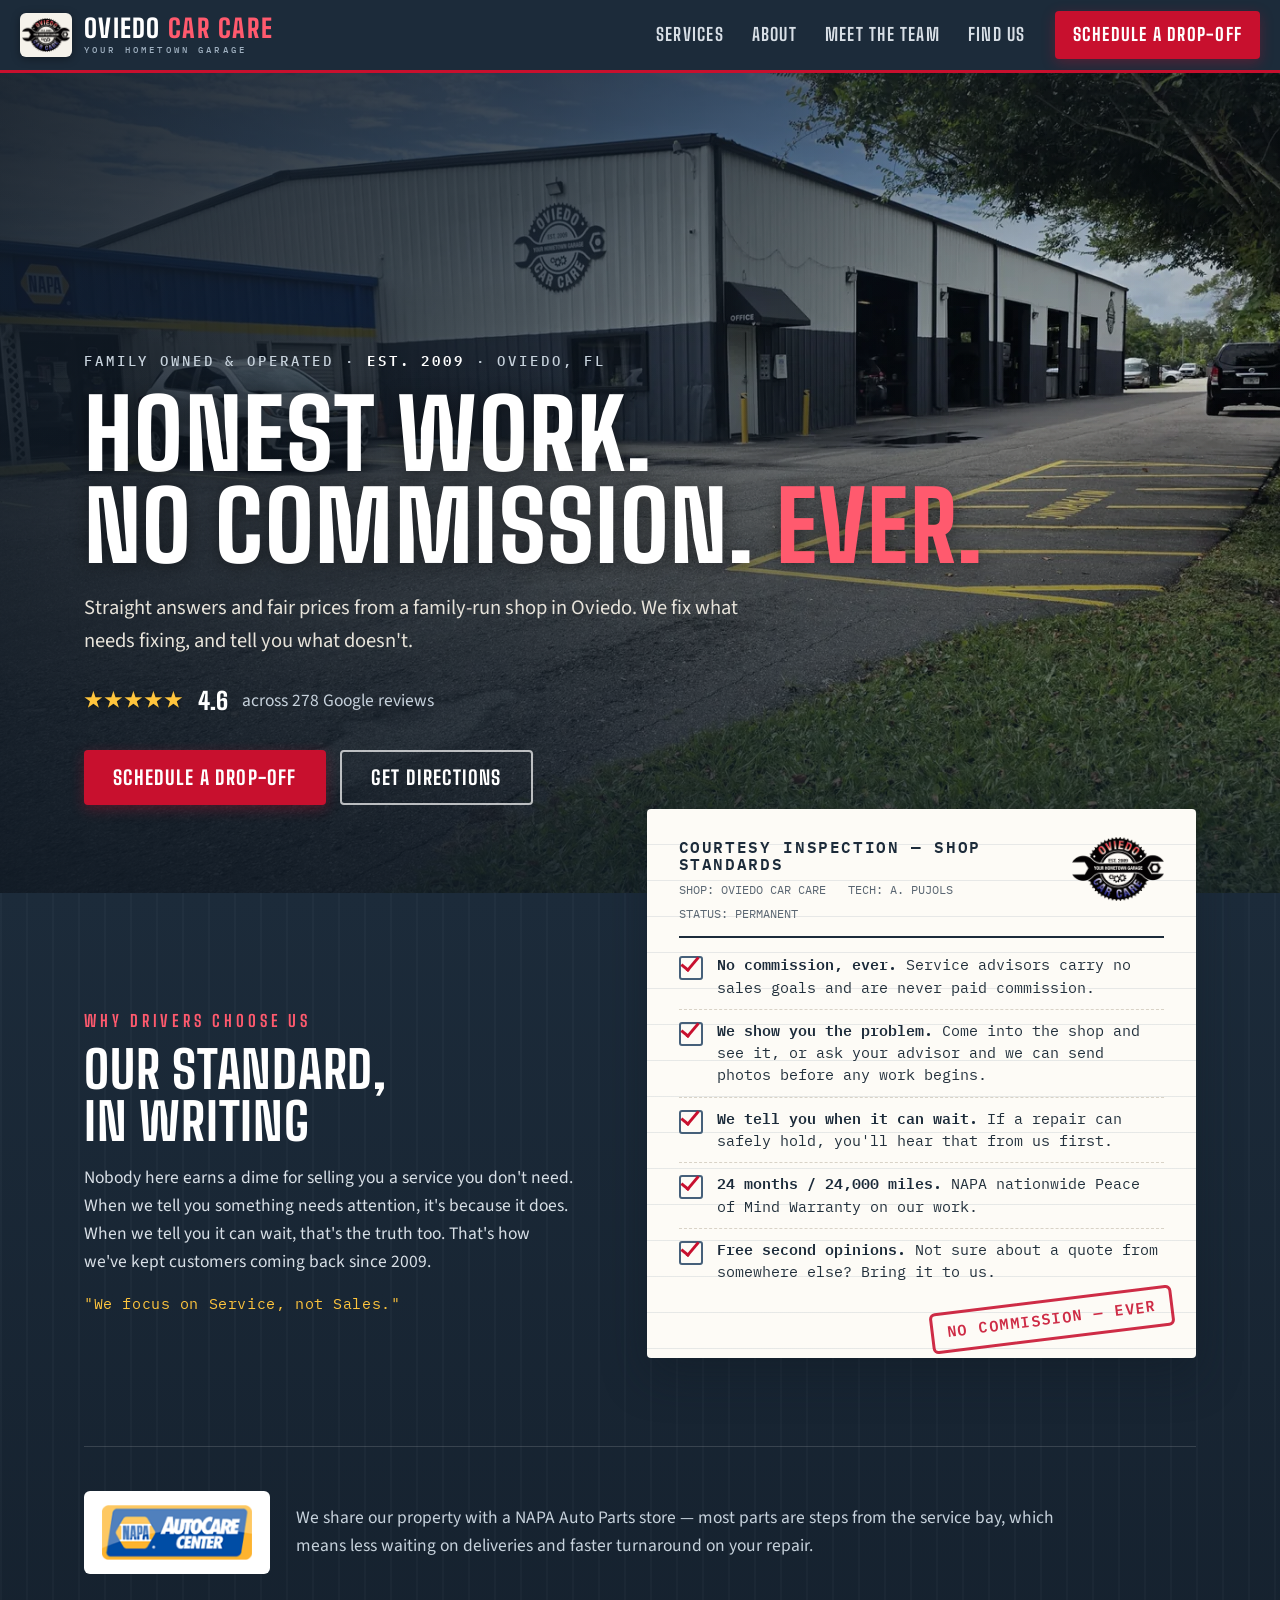
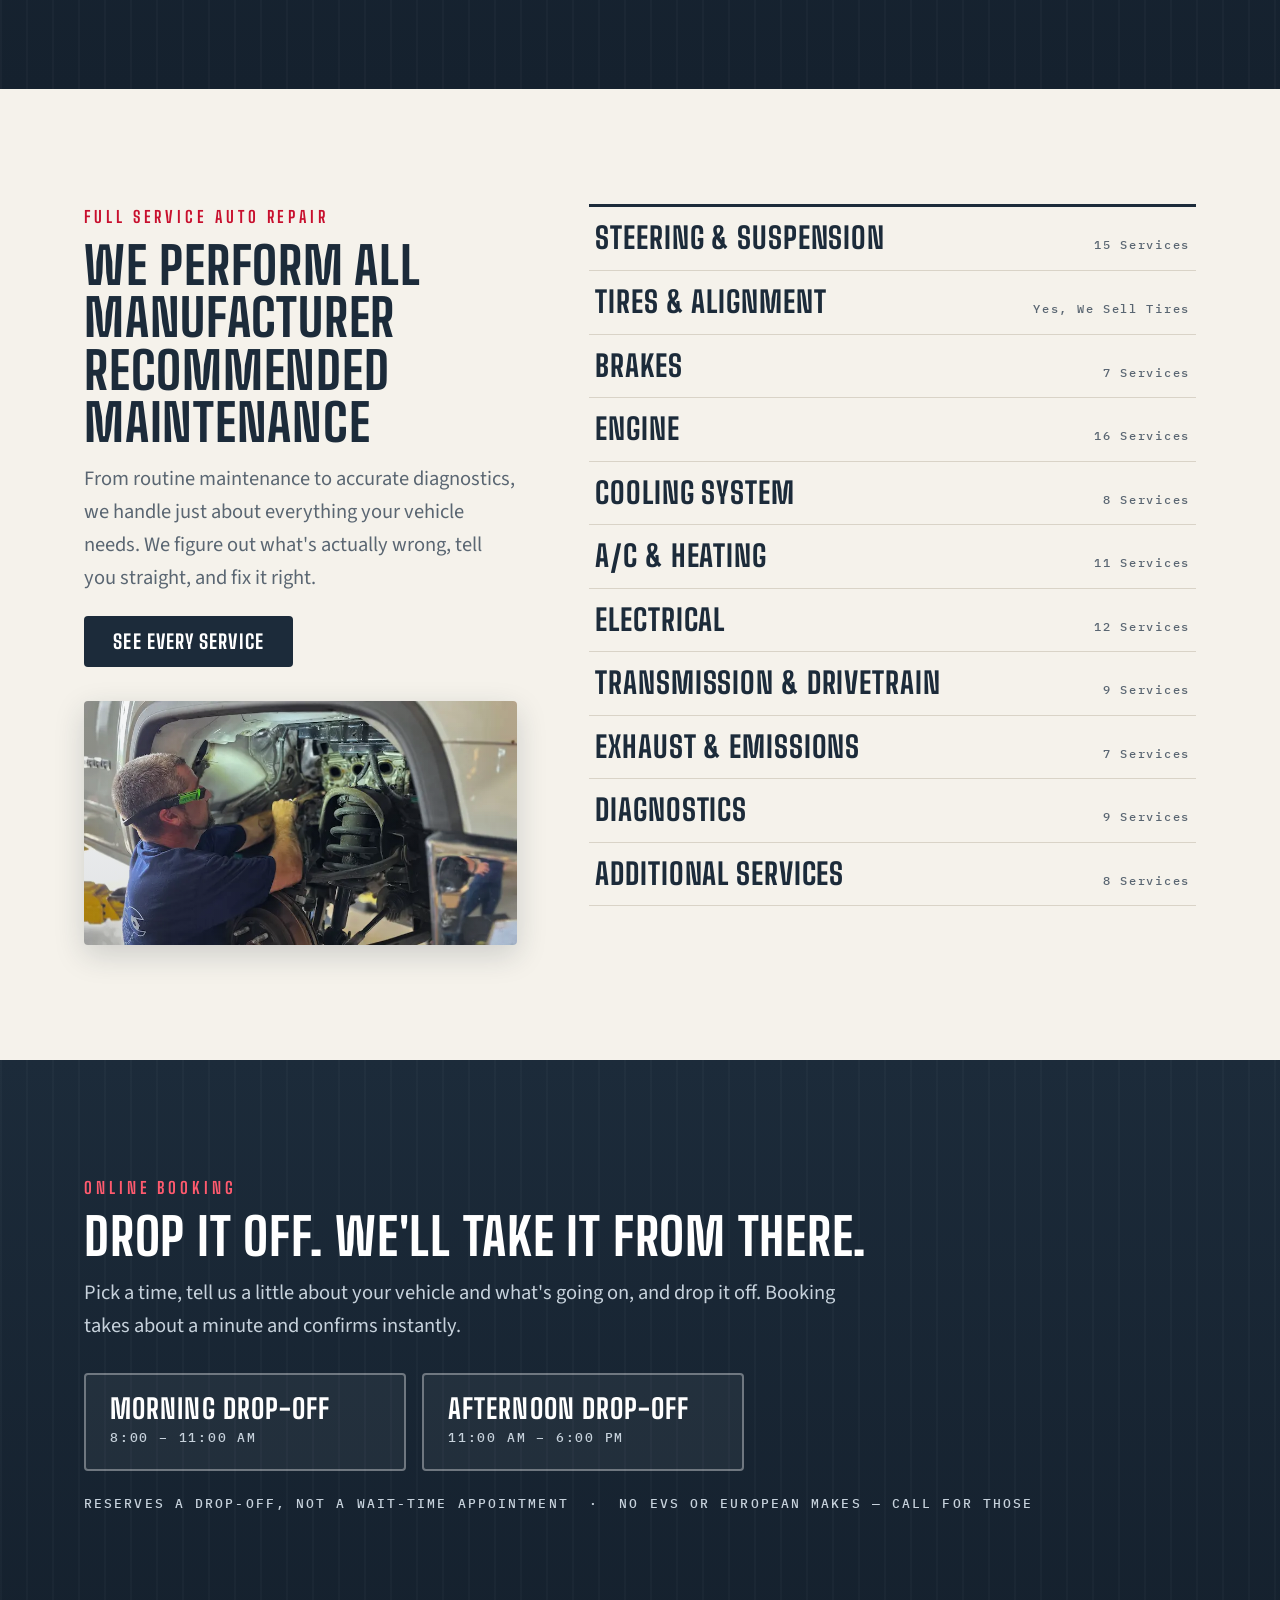
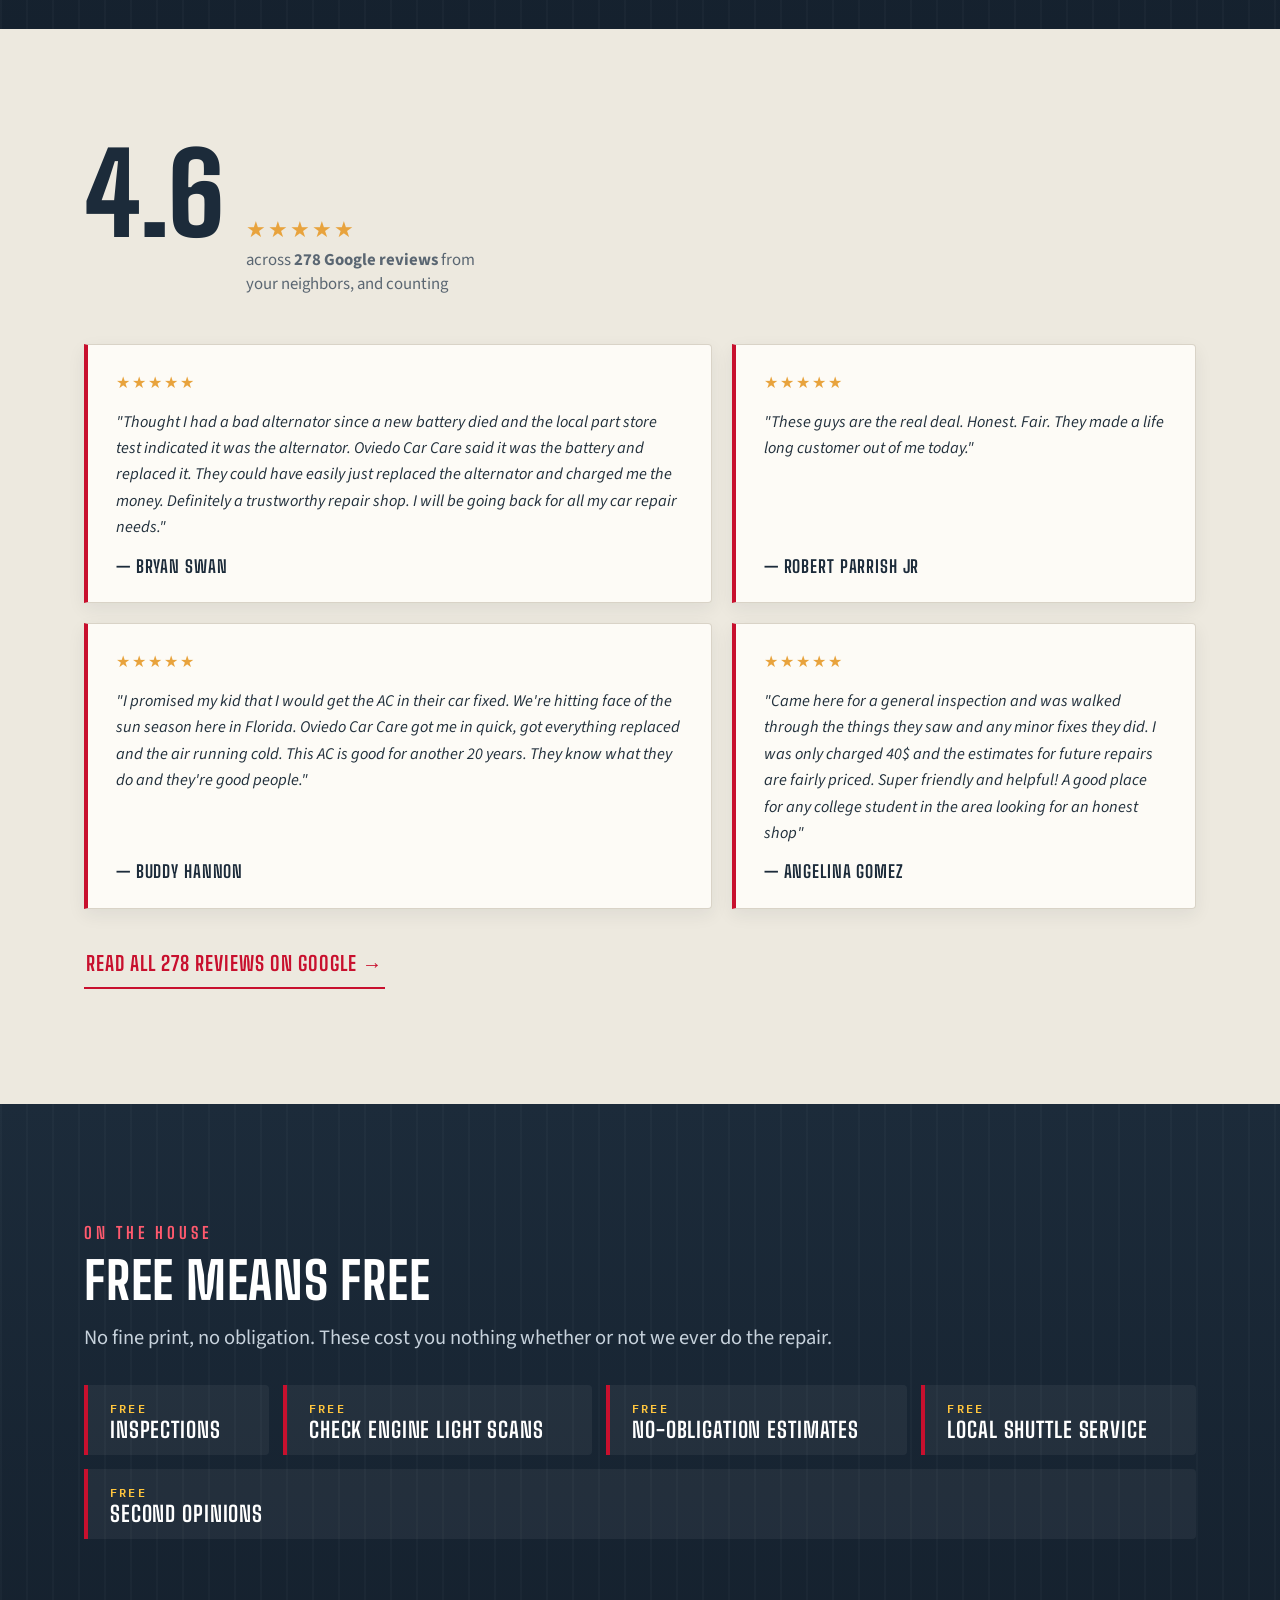
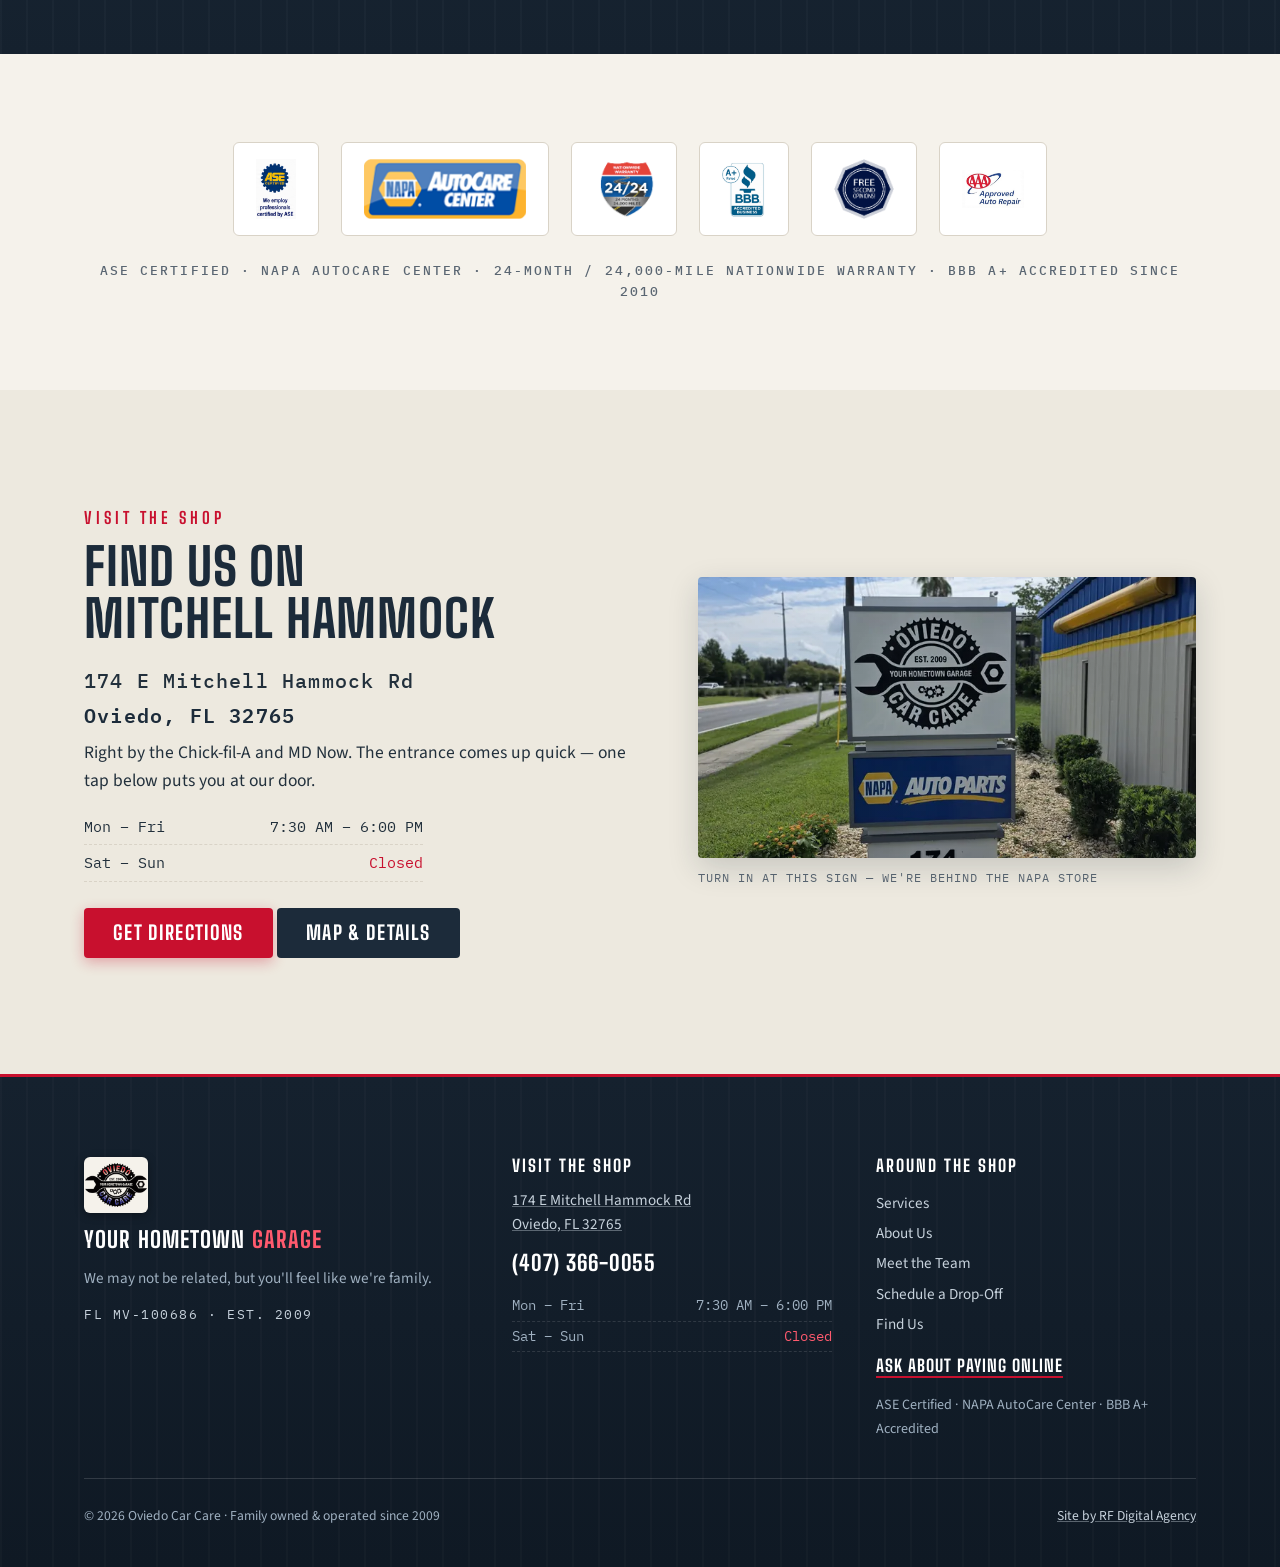
<file: index.html>
<!DOCTYPE html>
<html lang="en">
<head>
<!-- Google tag (gtag.js) -->
<script async src="https://www.googletagmanager.com/gtag/js?id=G-0DCYSPTSZR"></script>
<script>
  window.dataLayer = window.dataLayer || [];
  function gtag(){dataLayer.push(arguments);}
  gtag('js', new Date());
  gtag('config', 'G-0DCYSPTSZR');
</script>
<meta charset="UTF-8">
<meta name="viewport" content="width=device-width, initial-scale=1.0">
<script>document.documentElement.classList.add("js")</script>

<title>Auto Repair Oviedo FL | Oviedo Car Care | Your Hometown Garage</title>
<meta name="description" content="Honest, family-owned auto repair in Oviedo, FL since 2009. No-commission service advisors, ASE certified, NAPA AutoCare Center. Schedule a drop-off online or call (407) 366-0055.">
<link rel="canonical" href="https://oviedocarcare.com/">

<meta property="og:type" content="website">
<meta property="og:site_name" content="Oviedo Car Care">
<meta property="og:title" content="Oviedo Car Care | Your Hometown Garage">
<meta property="og:description" content="Honest, family-owned auto repair in Oviedo, FL since 2009. No commission, ever. Schedule a drop-off online or call (407) 366-0055.">
<meta property="og:image" content="https://oviedocarcare.com/images/og-cover.jpg">
<meta property="og:image:width" content="1200">
<meta property="og:image:height" content="630">
<meta property="og:image:alt" content="The Oviedo Car Care shop building on Mitchell Hammock Road in Oviedo, Florida, with its service bays open and the NAPA Auto Parts store next door">
<meta property="og:url" content="https://oviedocarcare.com/">
<meta name="twitter:card" content="summary_large_image">

<link rel="icon" href="data:image/svg+xml,%3Csvg xmlns='http://www.w3.org/2000/svg' viewBox='0 0 64 64'%3E%3Cpath fill='%23C8102E' d='M41 6a17 17 0 0 0-16 22.6L6.3 47.3a6.5 6.5 0 1 0 9.2 9.2l18.7-18.7A17 17 0 0 0 57 21.5c0-1.6-.2-3.1-.7-4.6l-9.8 9.8-8.5-2.3-2.3-8.5 9.8-9.8A17 17 0 0 0 41 6z'/%3E%3C/svg%3E">
<link rel="apple-touch-icon" href="apple-touch-icon.png">

<link rel="preload" href="fonts/big-shoulders-v4-latin-800.woff2" as="font" type="font/woff2" crossorigin>
<link rel="preload" href="fonts/source-sans-3-v19-latin-regular.woff2" as="font" type="font/woff2" crossorigin>
<link rel="preload" as="image" href="images/webp/hero-shopfront-1600.webp" imagesrcset="images/webp/hero-shopfront-800.webp 800w, images/webp/hero-shopfront-1600.webp 1600w, images/webp/hero-shopfront-2400.webp 2400w" imagesizes="100vw" fetchpriority="high">
<link rel="preload" href="js/holiday.js" as="script">
<link rel="stylesheet" href="css/styles.css">
<script src="js/main.js" defer></script>

<script type="application/ld+json">
{
  "@context": "https://schema.org",
  "@type": "AutoRepair",
  "name": "Oviedo Car Care",
  "slogan": "Your Hometown Garage",
  "foundingDate": "2009",
  "url": "https://oviedocarcare.com/",
  "image": "https://oviedocarcare.com/images/og-cover.jpg",
  "logo": "https://oviedocarcare.com/images/logo/oviedo-car-care-logo.png",
  "telephone": "+14073660055",
  "address": {
    "@type": "PostalAddress",
    "streetAddress": "174 E Mitchell Hammock Rd",
    "addressLocality": "Oviedo",
    "addressRegion": "FL",
    "postalCode": "32765",
    "addressCountry": "US"
  },
  "geo": { "@type": "GeoCoordinates", "latitude": 28.6544, "longitude": -81.1867 },
  "openingHoursSpecification": [{
    "@type": "OpeningHoursSpecification",
    "dayOfWeek": ["Monday","Tuesday","Wednesday","Thursday","Friday"],
    "opens": "07:30", "closes": "18:00"
  }],
  "aggregateRating": { "@type": "AggregateRating", "ratingValue": "4.6", "reviewCount": "278" },
  "sameAs": [
    "https://www.facebook.com/profile.php?id=100036275366051",
    "https://www.yelp.com/biz/oviedo-car-care-oviedo"
  ]
}
</script>
<!-- LAUNCH CHECKLIST: re-verify rating/reviewCount (4.6/278), geo pin, and sameAs links. -->
</head>
<body>
<a class="skip-link" href="#main">Skip to content</a>
<script src="js/holiday.js"></script>

<!-- ================= HEADER (shared pattern — keep in sync across all six pages) ================= -->
<header class="site-header">
  <div class="header-in">
    <a class="brand" href="index.html">
      <span class="brand-chip"><img src="images/logo/occ-logo-200.png" alt="" width="49" height="34"></span>
      <span class="brand-text">
        <span class="l1">Oviedo <em>Car Care</em></span>
        <span class="l2">Your Hometown Garage</span>
      </span>
    </a>
    <button class="menu-btn" aria-expanded="false" aria-controls="site-nav" aria-label="Open menu">
      <svg width="22" height="22" viewBox="0 0 24 24" fill="none" stroke="currentColor" stroke-width="2.5" stroke-linecap="round" aria-hidden="true"><path d="M4 6h16M4 12h16M4 18h16"/></svg>
    </button>
    <nav class="nav" id="site-nav" aria-label="Main navigation">
      <a href="services.html">Services</a>
      <a href="about.html">About</a>
      <a href="team.html">Meet the Team</a>
      <a href="find-us.html">Find Us</a>
      <a class="nav-cta" href="schedule.html">Schedule a Drop-Off</a>
    </nav>
  </div>
</header>

<!-- Mobile two-action bar: Call | Schedule -->
<div class="callbar">
  <a class="cb-call" href="tel:407-366-0055" aria-label="Call Now — Oviedo Car Care, (407) 366-0055">
    <svg width="18" height="18" viewBox="0 0 24 24" fill="currentColor" aria-hidden="true"><path d="M6.6 10.8c1.4 2.8 3.8 5.1 6.6 6.6l2.2-2.2c.3-.3.7-.4 1-.2 1.1.4 2.3.6 3.6.6.6 0 1 .4 1 1V20c0 .6-.4 1-1 1C10.6 21 3 13.4 3 4c0-.6.4-1 1-1h3.5c.6 0 1 .4 1 1 0 1.2.2 2.4.6 3.6.1.3 0 .7-.2 1l-2.3 2.2z"/></svg>
    Call Now
  </a>
  <a class="cb-sched" href="schedule.html" aria-label="Schedule a drop-off online">
    <svg width="18" height="18" viewBox="0 0 24 24" fill="none" stroke="currentColor" stroke-width="2" aria-hidden="true"><rect x="3" y="5" width="18" height="16" rx="2"/><path d="M8 3v4M16 3v4M3 10h18"/></svg>
    Schedule
  </a>
</div>

<main id="main">

<!-- ================= HERO ================= -->
<section class="hero" aria-label="Oviedo Car Care — honest hometown auto repair">
  <img class="hero-img"
       src="images/webp/hero-shopfront-1600.webp"
       srcset="images/webp/hero-shopfront-800.webp 800w, images/webp/hero-shopfront-1600.webp 1600w, images/webp/hero-shopfront-2400.webp 2400w"
       sizes="100vw"
       alt="The Oviedo Car Care building on Mitchell Hammock Road: cream and charcoal corrugated steel, four open service bays with cars on the lifts, and the NAPA Auto Parts store directly next door"
       width="2400" height="1351" fetchpriority="high">
  <div class="hero-shade" aria-hidden="true"></div>
  <div class="hero-in">
    <p class="hero-est">Family Owned &amp; Operated&nbsp;· <b>Est.&nbsp;2009</b>&nbsp;· Oviedo,&nbsp;FL</p>
    <h1>Honest work.<br>No commission. <em>Ever.</em></h1>
    <p class="hero-sub">Straight answers and fair prices from a family-run shop in Oviedo. We fix what needs fixing, and tell you what doesn't.</p>
    <div class="hero-rating">
      <span class="stars" aria-hidden="true">★★★★★</span>
      <span class="num">4.6</span>
      <span class="of">across 278 Google reviews</span>
    </div>
    <div class="hero-ctas">
      <a class="btn btn-red" href="schedule.html">Schedule a Drop-Off</a>
      <a class="btn btn-ghost" href="https://www.google.com/maps/dir/?api=1&amp;destination=174+E+Mitchell+Hammock+Rd,+Oviedo,+FL+32765" target="_blank" rel="noopener">Get Directions</a>
    </div>
  </div>
</section>

<!-- ================= NO COMMISSION EVER — the inspection sheet ================= -->
<section class="band inspect" id="why-us" aria-label="Why drivers choose Oviedo Car Care">
  <div class="wrap">
    <div class="inspect-grid">
      <div class="inspect-copy reveal">
        <span class="kicker">Why drivers choose us</span>
        <h2>Our standard, in&nbsp;writing</h2>
        <p>Nobody here earns a dime for selling you a service you don't need. When we tell you something needs attention, it's because it does. When we tell you it can wait, that's the truth too. That's how we've kept customers coming back since 2009.</p>
        <p class="voice">"We focus on Service, not Sales."</p>
      </div>
      <div class="sheet reveal">
        <div class="sheet-head">
          <img class="sheet-logo" src="images/logo/occ-logo-200.png" alt="" loading="lazy" width="92" height="64">
          <h3>Courtesy Inspection — Shop Standards</h3>
          <div class="sheet-meta">
            <span>SHOP: OVIEDO CAR CARE</span>
            <span>TECH: A. PUJOLS</span>
            <span>STATUS: PERMANENT</span>
          </div>
        </div>
        <ul>
          <li><span class="ck" aria-hidden="true"></span><span><b>No commission, ever.</b> Service advisors carry no sales goals and are never paid commission.</span></li>
          <li><span class="ck" aria-hidden="true"></span><span><b>We show you the problem.</b> Come into the shop and see it, or ask your advisor and we can send photos before any work begins.</span></li>
          <li><span class="ck" aria-hidden="true"></span><span><b>We tell you when it can wait.</b> If a repair can safely hold, you'll hear that from us first.</span></li>
          <li><span class="ck" aria-hidden="true"></span><span><b>24 months / 24,000 miles.</b> NAPA nationwide Peace of Mind Warranty on our work.</span></li>
          <li><span class="ck" aria-hidden="true"></span><span><b>Free second opinions.</b> Not sure about a quote from somewhere else? Bring it to us.</span></li>
        </ul>
        <div class="stamp" aria-hidden="true">No Commission — Ever</div>
      </div>
    </div>
    <div class="napa-note reveal">
      <div class="napa-chip"><img src="images/logo/napa-auto-care-center.png" alt="NAPA AutoCare Center" width="150" height="55" loading="lazy"></div>
      <p>We share our property with a NAPA Auto Parts store — most parts are steps from the service bay, which means less waiting on deliveries and faster turnaround on your repair.</p>
    </div>
  </div>
</section>

<!-- ================= SERVICES OVERVIEW — editorial ledger ================= -->
<section class="services-overview" id="services" aria-label="Services overview">
  <div class="wrap">
    <div class="svc-overview-grid">
      <div class="svc-overview-copy reveal">
        <span class="kicker">Full service auto repair</span>
        <h2>We perform all manufacturer recommended maintenance</h2>
        <p class="lede" style="margin-top:.9rem">From routine maintenance to accurate diagnostics, we handle just about everything your vehicle needs. We figure out what's actually wrong, tell you straight, and fix it right.</p>
        <a class="btn btn-dark" href="services.html">See Every Service</a>
        <figure class="ph-frame">
          <img class="ph" src="images/webp/mechanic-wheelwell-800.webp"
               srcset="images/webp/mechanic-wheelwell-800.webp 800w, images/webp/mechanic-wheelwell-1600.webp 1600w"
               sizes="(max-width:900px) 100vw, 40vw"
               alt="An Oviedo Car Care technician working on a vehicle's front suspension with the wheel removed" loading="lazy" width="1600" height="901">
        </figure>
      </div>
      <nav class="svc-index reveal" aria-label="Service categories">
        <a class="svc-row" href="services.html#steering-suspension"><b>Steering &amp; Suspension</b><span class="n">15 Services</span></a>
        <a class="svc-row" href="services.html#tires"><b>Tires &amp; Alignment</b><span class="n">Yes, We Sell Tires</span></a>
        <a class="svc-row" href="services.html#brakes"><b>Brakes</b><span class="n">7 Services</span></a>
        <a class="svc-row" href="services.html#engine"><b>Engine</b><span class="n">16 Services</span></a>
        <a class="svc-row" href="services.html#cooling"><b>Cooling System</b><span class="n">8 Services</span></a>
        <a class="svc-row" href="services.html#ac-heating"><b>A/C &amp; Heating</b><span class="n">11 Services</span></a>
        <a class="svc-row" href="services.html#electrical"><b>Electrical</b><span class="n">12 Services</span></a>
        <a class="svc-row" href="services.html#transmission"><b>Transmission &amp; Drivetrain</b><span class="n">9 Services</span></a>
        <a class="svc-row" href="services.html#exhaust"><b>Exhaust &amp; Emissions</b><span class="n">7 Services</span></a>
        <a class="svc-row" href="services.html#diagnostics"><b>Diagnostics</b><span class="n">9 Services</span></a>
        <a class="svc-row" href="services.html#additional"><b>Additional Services</b><span class="n">8 Services</span></a>
      </nav>
    </div>
  </div>
</section>

<!-- ================= SCHEDULER CTA ================= -->
<section class="band sched-cta" aria-label="Schedule a drop-off online">
  <div class="wrap reveal">
    <span class="kicker">Online booking</span>
    <h2>Drop it off. We'll take it from&nbsp;there.</h2>
    <p class="lede" style="margin:14px 0 30px">Pick a time, tell us a little about your vehicle and what's going on, and drop it off. Booking takes about a minute and confirms instantly.</p>
    <div class="opt-grid">
      <a class="opt" href="schedule.html#morning">
        <b>Morning Drop-Off</b>
        <span>8:00 – 11:00 AM</span>
      </a>
      <a class="opt" href="schedule.html#afternoon">
        <b>Afternoon Drop-Off</b>
        <span>11:00 AM – 6:00 PM</span>
      </a>
    </div>
    <p class="meta" style="margin-top:22px">Reserves a drop-off, not a wait-time appointment&nbsp;&nbsp;·&nbsp;&nbsp;No EVs or European makes — call for those</p>
  </div>
</section>

<!-- ================= REVIEWS ================= -->
<section class="reviews" id="reviews" aria-label="Google reviews">
  <div class="wrap">
    <div class="rev-lead reveal">
      <span class="rev-num">4.6</span>
      <div>
        <span class="stars" aria-label="4.6 out of 5 stars">★★★★★</span>
        <p class="of">across <b>278 Google reviews</b> from your neighbors, and counting</p>
      </div>
    </div>
    <div class="rev-grid">
      <article class="rev reveal">
        <span class="stars" aria-hidden="true">★★★★★</span>
        <blockquote>"Thought I had a bad alternator since a new battery died and the local part store test indicated it was the alternator. Oviedo Car Care said it was the battery and replaced it. They could have easily just replaced the alternator and charged me the money. Definitely a trustworthy repair shop. I will be going back for all my car repair needs."</blockquote>
        <cite>— Bryan Swan</cite>
      </article>
      <article class="rev reveal">
        <span class="stars" aria-hidden="true">★★★★★</span>
        <blockquote>"These guys are the real deal. Honest. Fair. They made a life long customer out of me today."</blockquote>
        <cite>— Robert Parrish Jr</cite>
      </article>
      <article class="rev reveal">
        <span class="stars" aria-hidden="true">★★★★★</span>
        <blockquote>"I promised my kid that I would get the AC in their car fixed. We're hitting face of the sun season here in Florida. Oviedo Car Care got me in quick, got everything replaced and the air running cold. This AC is good for another 20 years. They know what they do and they're good people."</blockquote>
        <cite>— Buddy Hannon</cite>
      </article>
      <article class="rev reveal">
        <span class="stars" aria-hidden="true">★★★★★</span>
        <blockquote>"Came here for a general inspection and was walked through the things they saw and any minor fixes they did. I was only charged 40$ and the estimates for future repairs are fairly priced. Super friendly and helpful! A good place for any college student in the area looking for an honest shop"</blockquote>
        <cite>— Angelina Gomez</cite>
      </article>
    </div>
    <!-- Opens the reviews panel via the business's Google listing ID. LAUNCH: re-verify link + count. -->
    <a class="rev-all reveal" href="https://www.google.com/search?q=Oviedo+Car+Care+Oviedo+FL&amp;ludocid=15848940622130654211#lrd=0x88e76a2ad541f87f:0xdbf2bf86485b2c03,1,,,," target="_blank" rel="noopener">Read all 278 reviews on Google →</a>
  </div>
</section>

<!-- ================= FREE SERVICES ================= -->
<section class="band freeband" aria-label="Free services">
  <div class="wrap reveal">
    <span class="kicker">On the house</span>
    <h2>Free means free</h2>
    <p class="lede" style="margin-top:.9rem">No fine print, no obligation. These cost you nothing whether or not we ever do the repair.</p>
    <div class="free-strip" style="margin-top:30px">
      <div class="free-item"><span class="free-tag">Free</span><b>Inspections</b></div>
      <div class="free-item"><span class="free-tag">Free</span><b>Check Engine Light Scans</b></div>
      <div class="free-item"><span class="free-tag">Free</span><b>No-Obligation Estimates</b></div>
      <div class="free-item"><span class="free-tag">Free</span><b>Local Shuttle Service</b></div>
      <div class="free-item"><span class="free-tag">Free</span><b>Second Opinions</b></div>
    </div>
  </div>
</section>

<!-- ================= CREDENTIALS (marks as provided — never recolored or restyled) ================= -->
<section class="creds" aria-label="Certifications and accreditations">
  <div class="wrap">
    <div class="creds-in reveal">
      <div class="cred-chip"><img src="images/logo/ase-certified.png" alt="ASE Certified" loading="lazy" width="39" height="60"></div>
      <div class="cred-chip"><img src="images/logo/napa-auto-care-center.png" alt="NAPA AutoCare Center" loading="lazy" width="122" height="45"></div>
      <div class="cred-chip"><img src="images/logo/nationwide-warranty-140.png" alt="NAPA Nationwide Peace of Mind Warranty — 24 months / 24,000 miles" loading="lazy" width="60" height="60"></div>
      <div class="cred-chip"><img src="images/logo/bbb-140.png" alt="BBB A+ Accredited Business" loading="lazy" width="44" height="60"></div>
      <div class="cred-chip"><img src="images/logo/free-second-opinions-140.png" alt="Free Second Opinions" loading="lazy" width="60" height="60"></div>
      <div class="cred-chip cred-sm"><img src="images/logo/aaa-240.jpg" alt="AAA Approved Auto Repair" loading="lazy" width="62" height="38"></div>
    </div>
    <p class="creds-line meta reveal">ASE Certified · NAPA AutoCare Center · 24-Month / 24,000-Mile Nationwide Warranty · BBB A+ Accredited Since 2010</p>
  </div>
</section>

<!-- ================= VISIT TEASER ================= -->
<section class="visit-tease" style="background:var(--bone)" aria-label="Find the shop">
  <div class="wrap">
    <div class="visit-tease-grid">
      <div class="reveal">
        <span class="kicker">Visit the shop</span>
        <h2>Find us on Mitchell&nbsp;Hammock</h2>
        <p class="addr">174 E Mitchell Hammock Rd<br><b>Oviedo, FL 32765</b></p>
        <p>Right by the Chick-fil-A and MD Now. The entrance comes up quick — one tap below puts you at our door.</p>
        <ul class="hours">
          <li><span>Mon – Fri</span><span>7:30 AM – 6:00 PM</span></li>
          <li><span>Sat – Sun</span><span class="closed">Closed</span></li>
        </ul>
        <div class="cta-band btns" style="margin-top:0">
          <a class="btn btn-red" href="https://www.google.com/maps/dir/?api=1&amp;destination=174+E+Mitchell+Hammock+Rd,+Oviedo,+FL+32765" target="_blank" rel="noopener">Get Directions</a>
          <a class="btn btn-dark" href="find-us.html">Map &amp; Details</a>
        </div>
      </div>
      <figure class="reveal">
        <div class="ph-frame">
          <img class="ph" src="images/webp/street-sign-700.webp"
               srcset="images/webp/street-sign-700.webp 700w, images/webp/street-sign-1200.webp 1200w"
               sizes="(max-width:820px) 100vw, 45vw"
               alt="The Oviedo Car Care road sign at the entrance on Mitchell Hammock Road, with the NAPA Auto Parts sign directly below it" loading="lazy" width="1200" height="676">
        </div>
        <figcaption class="figcap">Turn in at this sign — we're behind the NAPA store</figcaption>
      </figure>
    </div>
  </div>
</section>

</main>

<!-- ================= FOOTER (shared pattern — keep in sync across all six pages) ================= -->
<footer class="site-footer">
  <div class="wrap">
    <div class="footer-grid">
      <div class="footer-brand">
        <span class="brand-chip"><img src="images/logo/occ-logo-200.png" alt="Oviedo Car Care — gear-and-wrench emblem, Est. 2009" width="63" height="44" loading="lazy"></span>
        <p class="footer-tag">Your Hometown <span>Garage</span></p>
        <p>We may not be related, but you'll feel like we're family.</p>
        <p class="footer-lic">FL MV-100686 · EST. 2009</p>
      </div>
      <div class="footer-contact">
        <h3>Visit the Shop</h3>
        <p><a href="https://www.google.com/maps/dir/?api=1&amp;destination=174+E+Mitchell+Hammock+Rd,+Oviedo,+FL+32765" target="_blank" rel="noopener">174 E Mitchell Hammock Rd<br>Oviedo, FL 32765</a></p>
        <p><a class="tel" href="tel:407-366-0055">(407) 366-0055</a></p>
        <ul class="footer-hours">
          <li><span>Mon – Fri</span><span>7:30 AM – 6:00 PM</span></li>
          <li><span>Sat – Sun</span><span class="closed">Closed</span></li>
        </ul>
      </div>
      <div>
        <h3>Around the Shop</h3>
        <ul class="footer-links">
          <li><a href="services.html">Services</a></li>
          <li><a href="about.html">About Us</a></li>
          <li><a href="team.html">Meet the Team</a></li>
          <li><a href="schedule.html">Schedule a Drop-Off</a></li>
          <li><a href="find-us.html">Find Us</a></li>
        </ul>
        <!-- PAY-ONLINE:BEGIN — delete this block (all six pages) to remove the feature cleanly -->
        <p class="footer-pay"><a href="https://pl.mxmerchant.com/mxcustomer/d/20a1d081-3c7a-4d75-8d64-d8aa13be9450/v3" target="_blank" rel="noopener">Ask About Paying Online</a></p>
        <!-- PAY-ONLINE:END -->
        <p class="footer-creds">ASE Certified · NAPA AutoCare Center · BBB A+ Accredited</p>
      </div>
    </div>
    <div class="footer-base">
      <span>© 2026 Oviedo Car Care · Family owned &amp; operated since 2009</span>
      <a href="https://rfdigitalagency.com" target="_blank" rel="noopener">Site by RF Digital Agency</a>
    </div>
  </div>
</footer>

</body>
</html>
</file>
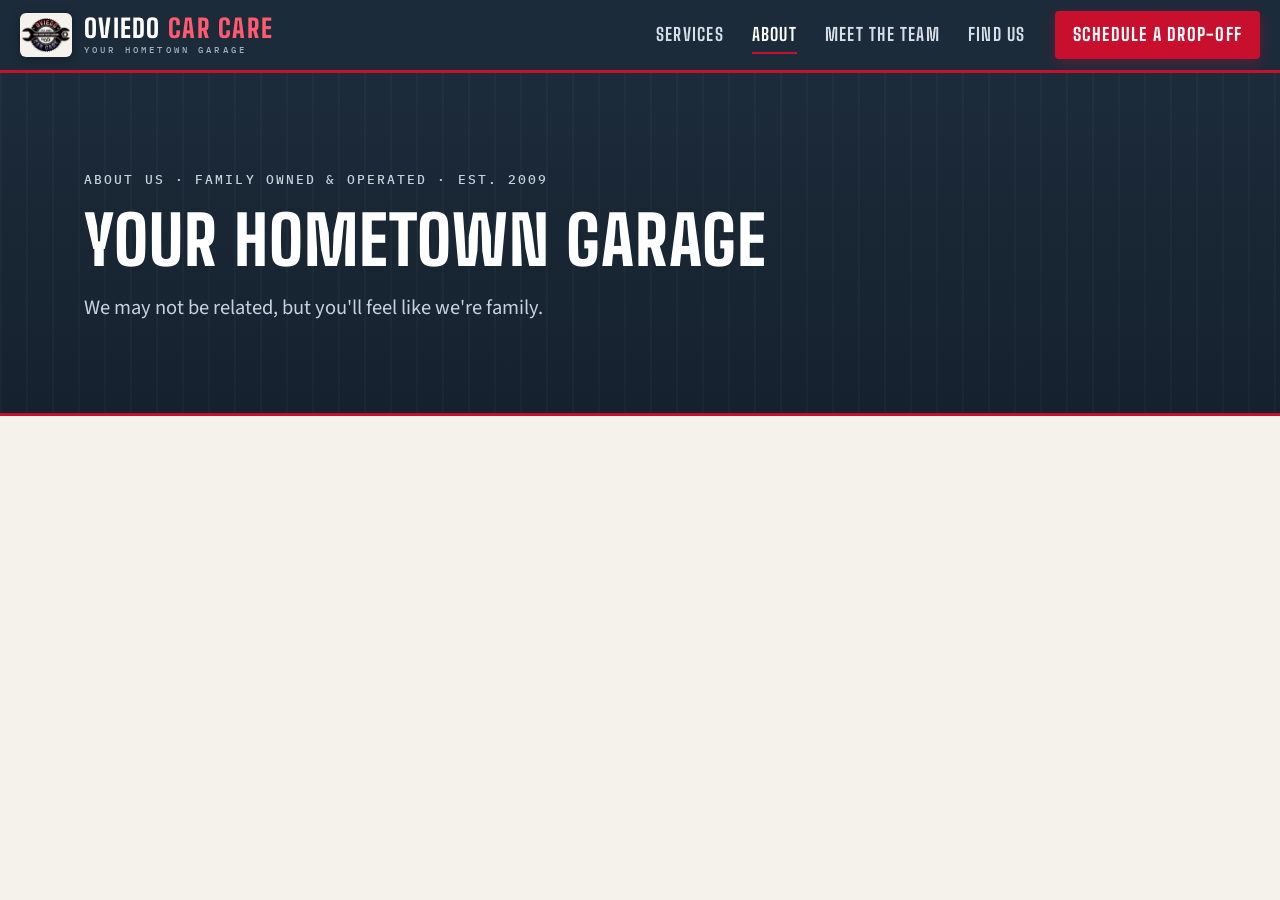
<file: about-us.html>
<!DOCTYPE html>
<html lang="en">
<head>
<!-- Google tag (gtag.js) -->
<script async src="https://www.googletagmanager.com/gtag/js?id=G-0DCYSPTSZR"></script>
<script>
  window.dataLayer = window.dataLayer || [];
  function gtag(){dataLayer.push(arguments);}
  gtag('js', new Date());
  gtag('config', 'G-0DCYSPTSZR');
</script>
<meta charset="utf-8">
<meta http-equiv="refresh" content="0; url=/about.html">
<link rel="canonical" href="https://oviedocarcare.com/about.html">
<title>Redirecting</title>
</head>
<body><p>Redirecting to <a href="/about.html">About</a>.</p></body>
</html>
</file>
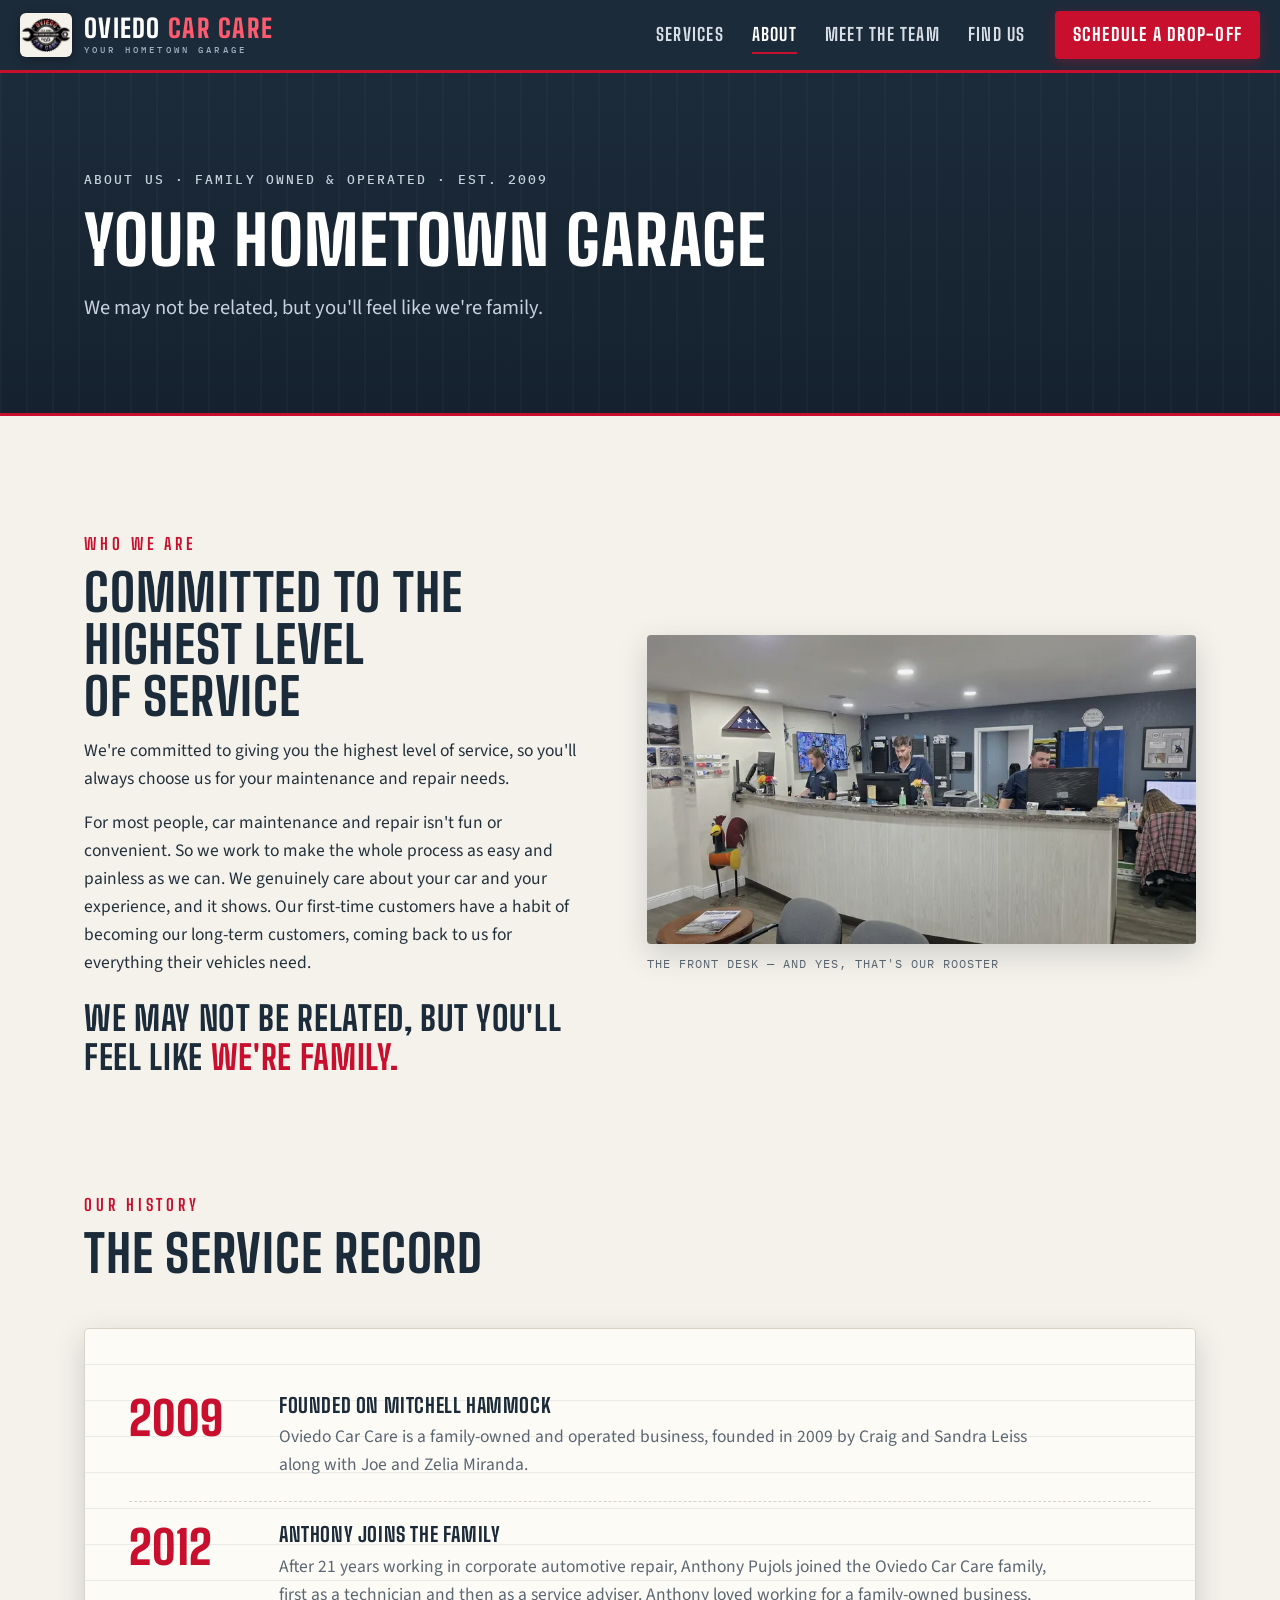
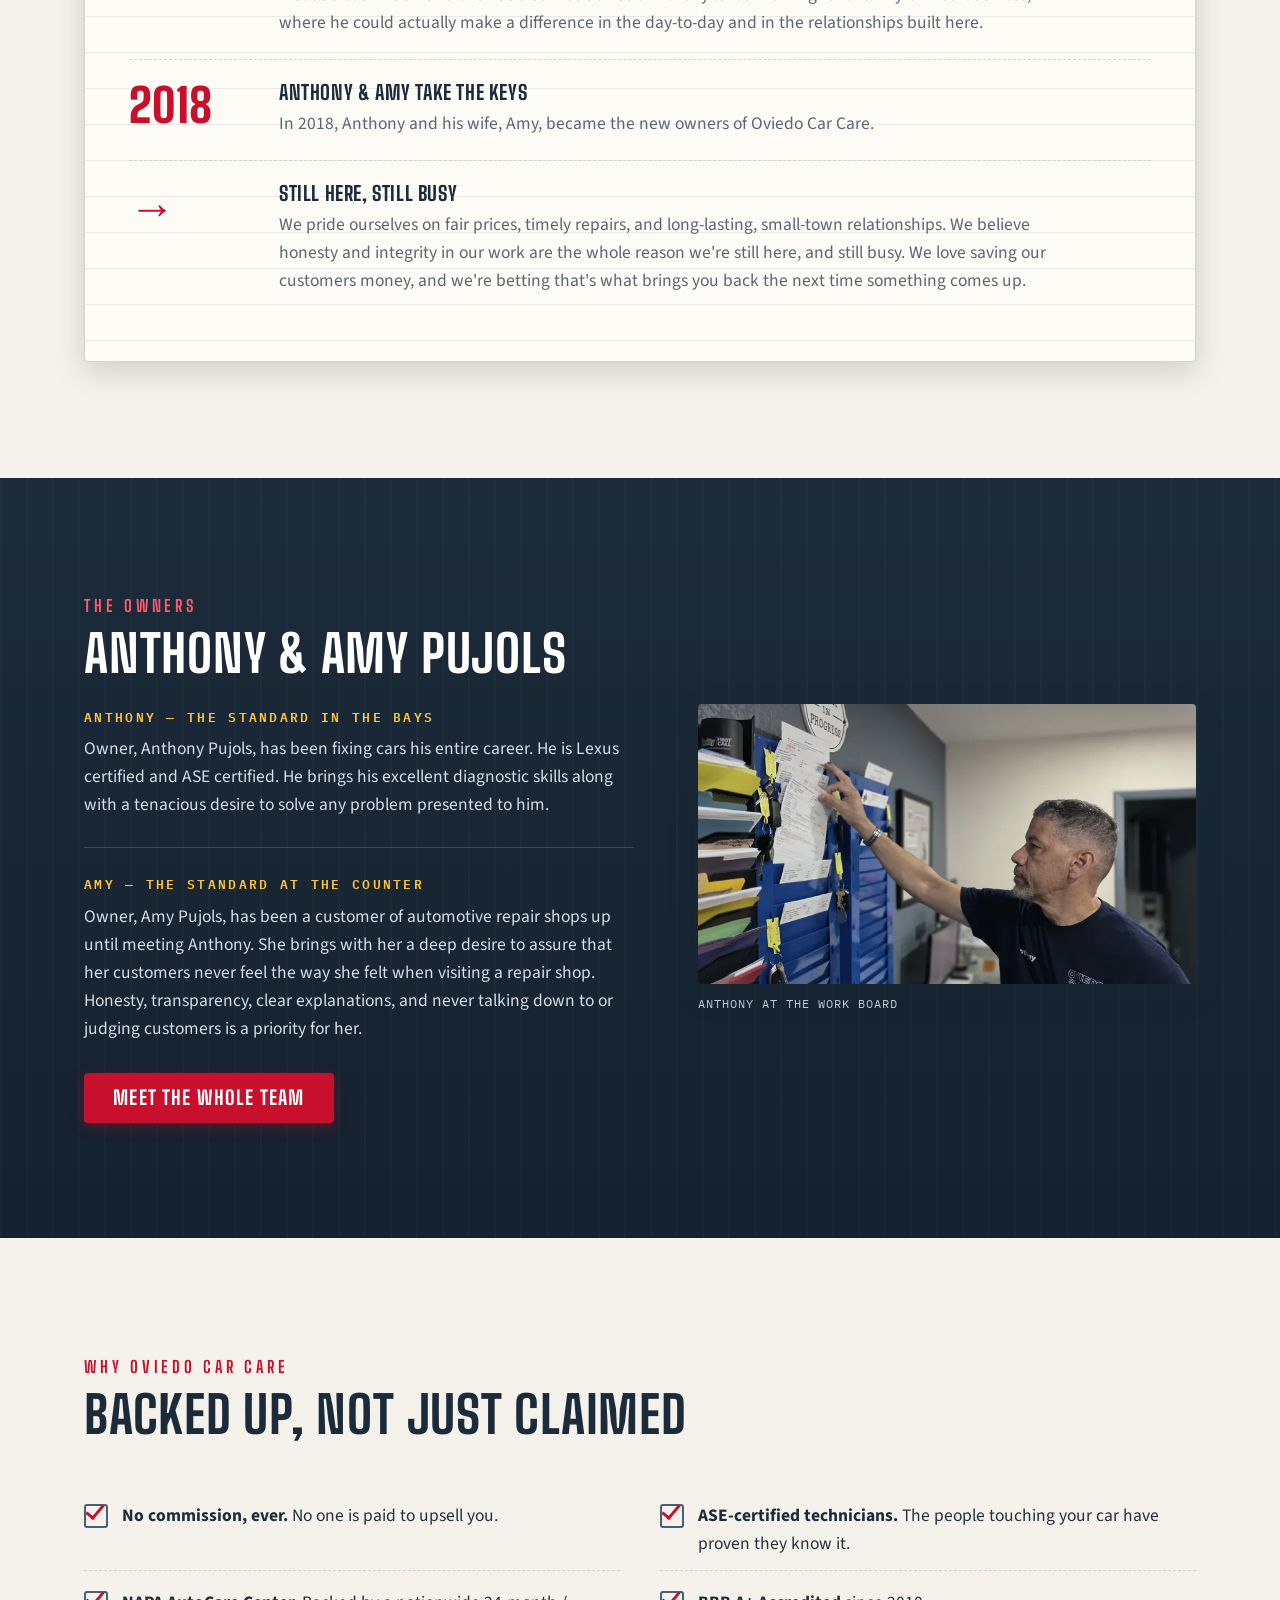
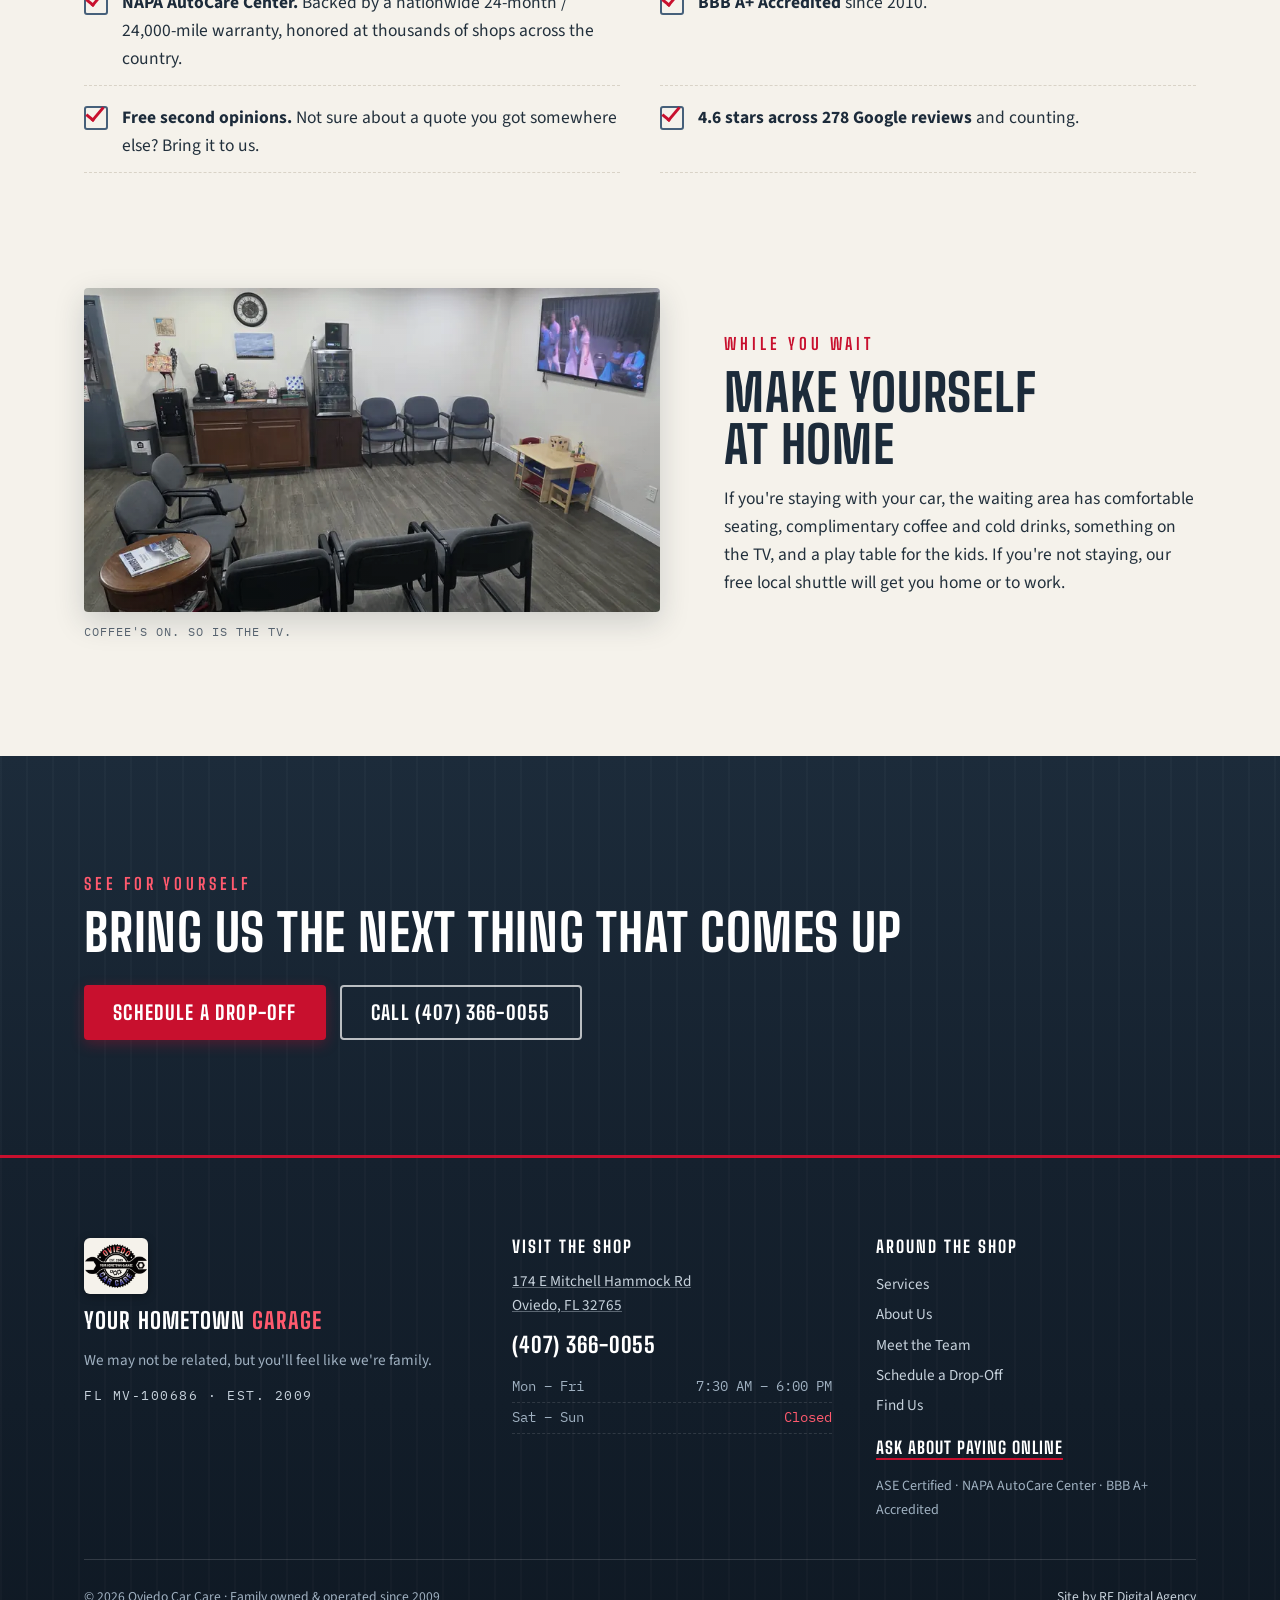
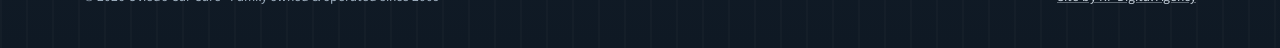
<file: about.html>
<!DOCTYPE html>
<html lang="en">
<head>
<!-- Google tag (gtag.js) -->
<script async src="https://www.googletagmanager.com/gtag/js?id=G-0DCYSPTSZR"></script>
<script>
  window.dataLayer = window.dataLayer || [];
  function gtag(){dataLayer.push(arguments);}
  gtag('js', new Date());
  gtag('config', 'G-0DCYSPTSZR');
</script>
<meta charset="UTF-8">
<meta name="viewport" content="width=device-width, initial-scale=1.0">
<script>document.documentElement.classList.add("js")</script>

<title>About Us | Family-Owned Since 2009 | Oviedo Car Care</title>
<meta name="description" content="Family-owned and operated since 2009. The story behind Oviedo Car Care, our no-commission promise, and why first-time customers become long-term customers. Oviedo, FL.">
<link rel="canonical" href="https://oviedocarcare.com/about.html">

<meta property="og:type" content="website">
<meta property="og:site_name" content="Oviedo Car Care">
<meta property="og:title" content="About Oviedo Car Care | Family-Owned Since 2009">
<meta property="og:description" content="We may not be related, but you'll feel like we're family. The story behind our no-commission promise.">
<meta property="og:image" content="https://oviedocarcare.com/images/og-cover.jpg">
<meta property="og:image:width" content="1200">
<meta property="og:image:height" content="630">
<meta property="og:image:alt" content="The Oviedo Car Care shop building on Mitchell Hammock Road in Oviedo, Florida, with its service bays open and the NAPA Auto Parts store next door">
<meta property="og:url" content="https://oviedocarcare.com/about.html">
<meta name="twitter:card" content="summary_large_image">

<link rel="icon" href="data:image/svg+xml,%3Csvg xmlns='http://www.w3.org/2000/svg' viewBox='0 0 64 64'%3E%3Cpath fill='%23C8102E' d='M41 6a17 17 0 0 0-16 22.6L6.3 47.3a6.5 6.5 0 1 0 9.2 9.2l18.7-18.7A17 17 0 0 0 57 21.5c0-1.6-.2-3.1-.7-4.6l-9.8 9.8-8.5-2.3-2.3-8.5 9.8-9.8A17 17 0 0 0 41 6z'/%3E%3C/svg%3E">
<link rel="apple-touch-icon" href="apple-touch-icon.png">

<link rel="preload" href="fonts/big-shoulders-v4-latin-800.woff2" as="font" type="font/woff2" crossorigin>
<link rel="preload" href="fonts/source-sans-3-v19-latin-regular.woff2" as="font" type="font/woff2" crossorigin>
<link rel="preload" href="js/holiday.js" as="script">
<link rel="stylesheet" href="css/styles.css">
<script src="js/main.js" defer></script>
<script type="application/ld+json">
{"@context":"https://schema.org","@type":"BreadcrumbList","itemListElement":[
  {"@type":"ListItem","position":1,"name":"Home","item":"https://oviedocarcare.com/"},
  {"@type":"ListItem","position":2,"name":"About Us","item":"https://oviedocarcare.com/about.html"}]}
</script>
</head>
<body>
<a class="skip-link" href="#main">Skip to content</a>
<script src="js/holiday.js"></script>

<!-- ================= HEADER (shared pattern — keep in sync across all six pages) ================= -->
<header class="site-header">
  <div class="header-in">
    <a class="brand" href="index.html">
      <span class="brand-chip"><img src="images/logo/occ-logo-200.png" alt="" width="49" height="34"></span>
      <span class="brand-text">
        <span class="l1">Oviedo <em>Car Care</em></span>
        <span class="l2">Your Hometown Garage</span>
      </span>
    </a>
    <button class="menu-btn" aria-expanded="false" aria-controls="site-nav" aria-label="Open menu">
      <svg width="22" height="22" viewBox="0 0 24 24" fill="none" stroke="currentColor" stroke-width="2.5" stroke-linecap="round" aria-hidden="true"><path d="M4 6h16M4 12h16M4 18h16"/></svg>
    </button>
    <nav class="nav" id="site-nav" aria-label="Main navigation">
      <a href="services.html">Services</a>
      <a href="about.html" aria-current="page">About</a>
      <a href="team.html">Meet the Team</a>
      <a href="find-us.html">Find Us</a>
      <a class="nav-cta" href="schedule.html">Schedule a Drop-Off</a>
    </nav>
  </div>
</header>

<!-- Mobile two-action bar: Call | Schedule -->
<div class="callbar">
  <a class="cb-call" href="tel:407-366-0055" aria-label="Call Now — Oviedo Car Care, (407) 366-0055">
    <svg width="18" height="18" viewBox="0 0 24 24" fill="currentColor" aria-hidden="true"><path d="M6.6 10.8c1.4 2.8 3.8 5.1 6.6 6.6l2.2-2.2c.3-.3.7-.4 1-.2 1.1.4 2.3.6 3.6.6.6 0 1 .4 1 1V20c0 .6-.4 1-1 1C10.6 21 3 13.4 3 4c0-.6.4-1 1-1h3.5c.6 0 1 .4 1 1 0 1.2.2 2.4.6 3.6.1.3 0 .7-.2 1l-2.3 2.2z"/></svg>
    Call Now
  </a>
  <a class="cb-sched" href="schedule.html" aria-label="Schedule a drop-off online">
    <svg width="18" height="18" viewBox="0 0 24 24" fill="none" stroke="currentColor" stroke-width="2" aria-hidden="true"><rect x="3" y="5" width="18" height="16" rx="2"/><path d="M8 3v4M16 3v4M3 10h18"/></svg>
    Schedule
  </a>
</div>

<main id="main">

<div class="page-head band">
  <div class="wrap">
    <span class="meta">About Us · Family Owned &amp; Operated · Est. 2009</span>
    <h1>Your hometown garage</h1>
    <p class="lede">We may not be related, but you'll feel like we're family.</p>
  </div>
</div>

<!-- ================= WHO WE ARE ================= -->
<section aria-label="Who we are">
  <div class="wrap">
    <div class="about-open-grid">
      <div class="reveal">
        <span class="kicker">Who we are</span>
        <h2>Committed to the highest level of&nbsp;service</h2>
        <p style="margin-top:14px">We're committed to giving you the highest level of service, so you'll always choose us for your maintenance and repair needs.</p>
        <p>For most people, car maintenance and repair isn't fun or convenient. So we work to make the whole process as easy and painless as we can. We genuinely care about your car and your experience, and it shows. Our first-time customers have a habit of becoming our long-term customers, coming back to us for everything their vehicles need.</p>
        <p class="family-line">We may not be related, but you'll feel like <em>we're family.</em></p>
      </div>
      <figure class="reveal">
        <div class="ph-frame">
          <img class="ph" src="images/webp/team-frontdesk-group-800.webp"
               srcset="images/webp/team-frontdesk-group-800.webp 800w, images/webp/team-frontdesk-group-1600.webp 1600w"
               sizes="(max-width:900px) 100vw, 50vw"
               alt="The Oviedo Car Care front desk with three service advisors helping customers — and the shop's metal rooster statue standing by the counter" loading="lazy" width="1600" height="901">
        </div>
        <figcaption class="figcap">The front desk — and yes, that's our rooster</figcaption>
      </figure>
    </div>
  </div>
</section>

<!-- ================= HISTORY — the service record ================= -->
<section style="padding-top:0" aria-label="Our history">
  <div class="wrap">
    <div class="sect-head reveal">
      <span class="kicker">Our history</span>
      <h2>The service record</h2>
    </div>
    <div class="timeline reveal">
      <div class="t-row">
        <span class="t-year">2009</span>
        <div>
          <h3>Founded on Mitchell Hammock</h3>
          <p>Oviedo Car Care is a family-owned and operated business, founded in 2009 by Craig and Sandra Leiss along with Joe and Zelia Miranda.</p>
        </div>
      </div>
      <div class="t-row">
        <span class="t-year">2012</span>
        <div>
          <h3>Anthony joins the family</h3>
          <p>After 21 years working in corporate automotive repair, Anthony Pujols joined the Oviedo Car Care family, first as a technician and then as a service adviser. Anthony loved working for a family-owned business, where he could actually make a difference in the day-to-day and in the relationships built here.</p>
        </div>
      </div>
      <div class="t-row">
        <span class="t-year">2018</span>
        <div>
          <h3>Anthony &amp; Amy take the keys</h3>
          <p>In 2018, Anthony and his wife, Amy, became the new owners of Oviedo Car Care.</p>
        </div>
      </div>
      <div class="t-row">
        <span class="t-year" aria-hidden="true">→</span>
        <div>
          <h3>Still here, still busy</h3>
          <p>We pride ourselves on fair prices, timely repairs, and long-lasting, small-town relationships. We believe honesty and integrity in our work are the whole reason we're still here, and still busy. We love saving our customers money, and we're betting that's what brings you back the next time something comes up.</p>
        </div>
      </div>
    </div>
  </div>
</section>

<!-- ================= THE OWNERS ================= -->
<section class="band" aria-label="The owners">
  <div class="wrap">
    <div class="owners-grid">
      <div class="reveal">
        <span class="kicker">The owners</span>
        <h2>Anthony &amp; Amy Pujols</h2>
        <div class="owner-block" style="margin-top:26px">
          <span class="who">Anthony — The Standard in the Bays</span>
          <p>Owner, Anthony Pujols, has been fixing cars his entire career. He is Lexus certified and ASE certified. He brings his excellent diagnostic skills along with a tenacious desire to solve any problem presented to him.</p>
        </div>
        <div class="owner-block">
          <span class="who">Amy — The Standard at the Counter</span>
          <p>Owner, Amy Pujols, has been a customer of automotive repair shops up until meeting Anthony. She brings with her a deep desire to assure that her customers never feel the way she felt when visiting a repair shop. Honesty, transparency, clear explanations, and never talking down to or judging customers is a priority for her.</p>
        </div>
        <a class="btn btn-red" href="team.html" style="margin-top:30px">Meet the Whole Team</a>
      </div>
      <figure class="reveal">
        <div class="ph-frame">
          <img class="ph" src="images/webp/anthony-ro-chest-800.webp"
               srcset="images/webp/anthony-ro-chest-800.webp 800w, images/webp/anthony-ro-chest-1600.webp 1600w"
               sizes="(max-width:900px) 100vw, 45vw"
               alt="Anthony Pujols pulling a repair order from the shop's work board, keys and folders lined up beside it" loading="lazy" width="1600" height="901">
        </div>
        <figcaption class="figcap">Anthony at the work board</figcaption>
      </figure>
    </div>
  </div>
</section>

<!-- ================= WHY OVIEDO CAR CARE ================= -->
<section aria-label="Why Oviedo Car Care">
  <div class="wrap">
    <div class="sect-head reveal">
      <span class="kicker">Why Oviedo Car Care</span>
      <h2>Backed up, not just claimed</h2>
    </div>
    <div class="why-grid reveal">
      <div class="why-item"><span class="ck" aria-hidden="true"></span><p><b>No commission, ever.</b> No one is paid to upsell you.</p></div>
      <div class="why-item"><span class="ck" aria-hidden="true"></span><p><b>ASE-certified technicians.</b> The people touching your car have proven they know it.</p></div>
      <div class="why-item"><span class="ck" aria-hidden="true"></span><p><b>NAPA AutoCare Center.</b> Backed by a nationwide 24-month / 24,000-mile warranty, honored at thousands of shops across the country.</p></div>
      <div class="why-item"><span class="ck" aria-hidden="true"></span><p><b>BBB A+ Accredited</b> since 2010.</p></div>
      <div class="why-item"><span class="ck" aria-hidden="true"></span><p><b>Free second opinions.</b> Not sure about a quote you got somewhere else? Bring it to us.</p></div>
      <div class="why-item"><span class="ck" aria-hidden="true"></span><p><b>4.6 stars across 278 Google reviews</b> and counting.</p></div>
    </div>
  </div>
</section>

<!-- ================= WHILE YOU WAIT ================= -->
<section style="padding-top:0" aria-label="The waiting area">
  <div class="wrap">
    <div class="lounge-grid">
      <figure class="reveal">
        <div class="ph-frame">
          <img class="ph" src="images/webp/waiting-area-800.webp"
               srcset="images/webp/waiting-area-800.webp 800w, images/webp/waiting-area-1600.webp 1600w"
               sizes="(max-width:900px) 100vw, 55vw"
               alt="The Oviedo Car Care waiting area: comfortable chairs, a coffee station and beverage fridge, a wall-mounted TV, and a kids' play table in the corner" loading="lazy" width="1600" height="901">
        </div>
        <figcaption class="figcap">Coffee's on. So is the TV.</figcaption>
      </figure>
      <div class="reveal">
        <span class="kicker">While you wait</span>
        <h2>Make yourself at&nbsp;home</h2>
        <p style="margin-top:14px;max-width:32em">If you're staying with your car, the waiting area has comfortable seating, complimentary coffee and cold drinks, something on the TV, and a play table for the kids. If you're not staying, our free local shuttle will get you home or to work.</p>
      </div>
    </div>
  </div>
</section>

<!-- ================= TAIL CTA ================= -->
<section class="band cta-band" aria-label="Book a drop-off">
  <div class="wrap reveal">
    <span class="kicker">See for yourself</span>
    <h2>Bring us the next thing that comes&nbsp;up</h2>
    <div class="btns">
      <a class="btn btn-red" href="schedule.html">Schedule a Drop-Off</a>
      <a class="btn btn-ghost" href="tel:407-366-0055">Call (407) 366-0055</a>
    </div>
  </div>
</section>

</main>

<!-- ================= FOOTER (shared pattern — keep in sync across all six pages) ================= -->
<footer class="site-footer">
  <div class="wrap">
    <div class="footer-grid">
      <div class="footer-brand">
        <span class="brand-chip"><img src="images/logo/occ-logo-200.png" alt="Oviedo Car Care — gear-and-wrench emblem, Est. 2009" width="63" height="44" loading="lazy"></span>
        <p class="footer-tag">Your Hometown <span>Garage</span></p>
        <p>We may not be related, but you'll feel like we're family.</p>
        <p class="footer-lic">FL MV-100686 · EST. 2009</p>
      </div>
      <div class="footer-contact">
        <h3>Visit the Shop</h3>
        <p><a href="https://www.google.com/maps/dir/?api=1&amp;destination=174+E+Mitchell+Hammock+Rd,+Oviedo,+FL+32765" target="_blank" rel="noopener">174 E Mitchell Hammock Rd<br>Oviedo, FL 32765</a></p>
        <p><a class="tel" href="tel:407-366-0055">(407) 366-0055</a></p>
        <ul class="footer-hours">
          <li><span>Mon – Fri</span><span>7:30 AM – 6:00 PM</span></li>
          <li><span>Sat – Sun</span><span class="closed">Closed</span></li>
        </ul>
      </div>
      <div>
        <h3>Around the Shop</h3>
        <ul class="footer-links">
          <li><a href="services.html">Services</a></li>
          <li><a href="about.html">About Us</a></li>
          <li><a href="team.html">Meet the Team</a></li>
          <li><a href="schedule.html">Schedule a Drop-Off</a></li>
          <li><a href="find-us.html">Find Us</a></li>
        </ul>
        <!-- PAY-ONLINE:BEGIN — delete this block (all six pages) to remove the feature cleanly -->
        <p class="footer-pay"><a href="https://pl.mxmerchant.com/mxcustomer/d/20a1d081-3c7a-4d75-8d64-d8aa13be9450/v3" target="_blank" rel="noopener">Ask About Paying Online</a></p>
        <!-- PAY-ONLINE:END -->
        <p class="footer-creds">ASE Certified · NAPA AutoCare Center · BBB A+ Accredited</p>
      </div>
    </div>
    <div class="footer-base">
      <span>© 2026 Oviedo Car Care · Family owned &amp; operated since 2009</span>
      <a href="https://rfdigitalagency.com" target="_blank" rel="noopener">Site by RF Digital Agency</a>
    </div>
  </div>
</footer>

</body>
</html>
</file>
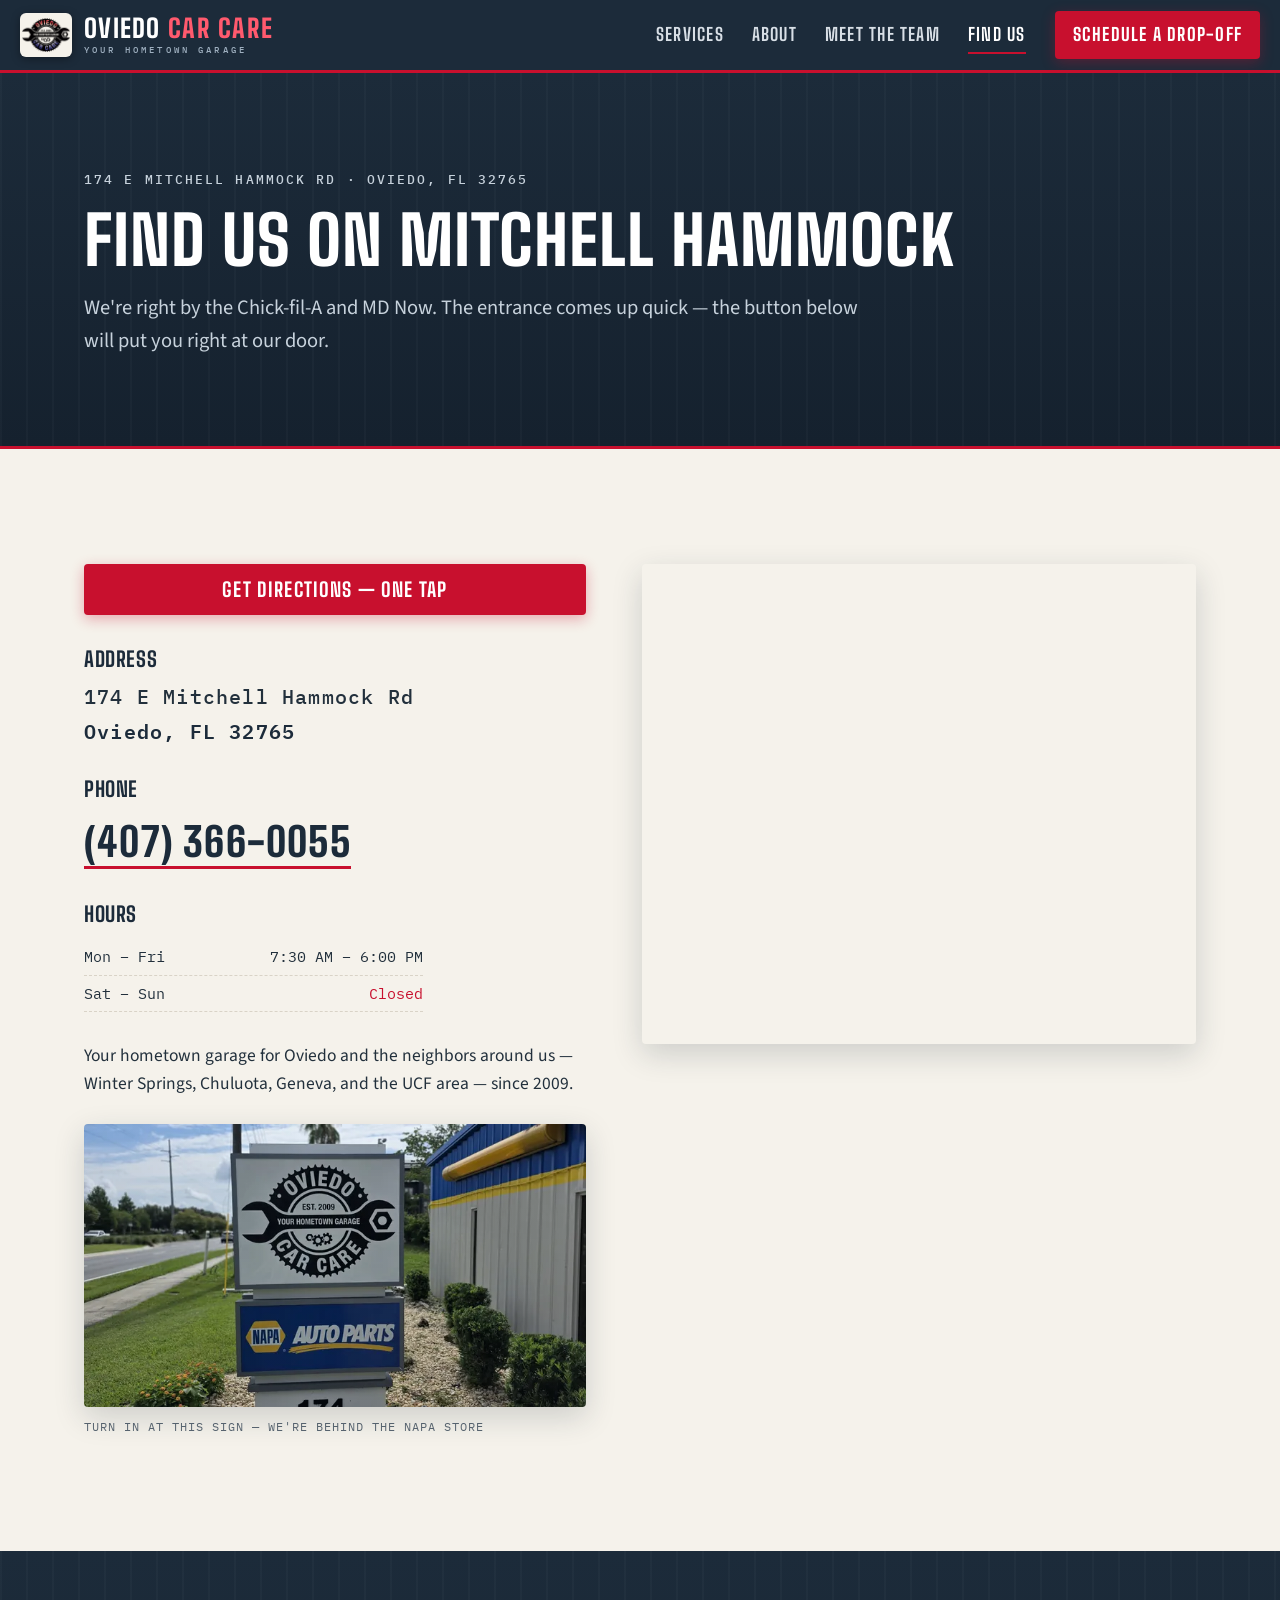
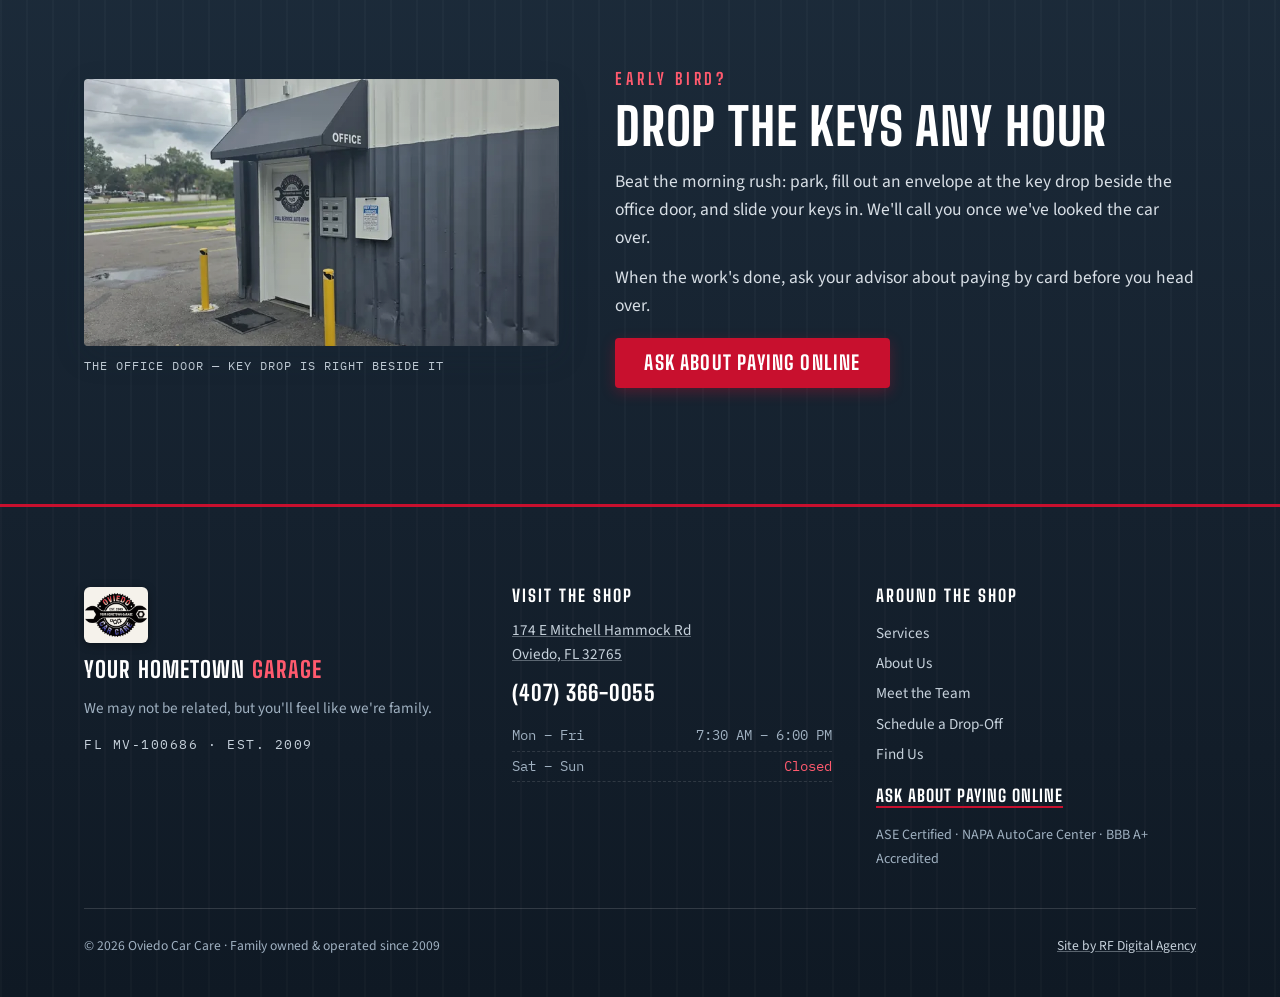
<file: find-us.html>
<!DOCTYPE html>
<html lang="en">
<head>
<!-- Google tag (gtag.js) -->
<script async src="https://www.googletagmanager.com/gtag/js?id=G-0DCYSPTSZR"></script>
<script>
  window.dataLayer = window.dataLayer || [];
  function gtag(){dataLayer.push(arguments);}
  gtag('js', new Date());
  gtag('config', 'G-0DCYSPTSZR');
</script>
<meta charset="UTF-8">
<meta name="viewport" content="width=device-width, initial-scale=1.0">
<script>document.documentElement.classList.add("js")</script>

<title>Find Us | 174 E Mitchell Hammock Rd, Oviedo FL | Oviedo Car Care</title>
<meta name="description" content="Oviedo Car Care is at 174 E Mitchell Hammock Rd in Oviedo, FL, right by the Chick-fil-A and MD Now. Open Mon–Fri 7:30 AM–6:00 PM. One tap for directions or call (407) 366-0055.">
<link rel="canonical" href="https://oviedocarcare.com/find-us.html">

<meta property="og:type" content="website">
<meta property="og:site_name" content="Oviedo Car Care">
<meta property="og:title" content="Find Oviedo Car Care | 174 E Mitchell Hammock Rd, Oviedo FL">
<meta property="og:description" content="Right by the Chick-fil-A and MD Now on Mitchell Hammock. The entrance comes up quick — one tap for directions.">
<meta property="og:image" content="https://oviedocarcare.com/images/og-cover.jpg">
<meta property="og:image:width" content="1200">
<meta property="og:image:height" content="630">
<meta property="og:image:alt" content="The Oviedo Car Care shop building on Mitchell Hammock Road in Oviedo, Florida, with its service bays open and the NAPA Auto Parts store next door">
<meta property="og:url" content="https://oviedocarcare.com/find-us.html">
<meta name="twitter:card" content="summary_large_image">

<link rel="icon" href="data:image/svg+xml,%3Csvg xmlns='http://www.w3.org/2000/svg' viewBox='0 0 64 64'%3E%3Cpath fill='%23C8102E' d='M41 6a17 17 0 0 0-16 22.6L6.3 47.3a6.5 6.5 0 1 0 9.2 9.2l18.7-18.7A17 17 0 0 0 57 21.5c0-1.6-.2-3.1-.7-4.6l-9.8 9.8-8.5-2.3-2.3-8.5 9.8-9.8A17 17 0 0 0 41 6z'/%3E%3C/svg%3E">
<link rel="apple-touch-icon" href="apple-touch-icon.png">

<link rel="preload" href="fonts/big-shoulders-v4-latin-800.woff2" as="font" type="font/woff2" crossorigin>
<link rel="preload" href="fonts/source-sans-3-v19-latin-regular.woff2" as="font" type="font/woff2" crossorigin>
<link rel="preload" href="js/holiday.js" as="script">
<link rel="stylesheet" href="css/styles.css">
<script src="js/main.js" defer></script>
<script type="application/ld+json">
{"@context":"https://schema.org","@type":"BreadcrumbList","itemListElement":[
  {"@type":"ListItem","position":1,"name":"Home","item":"https://oviedocarcare.com/"},
  {"@type":"ListItem","position":2,"name":"Find Us","item":"https://oviedocarcare.com/find-us.html"}]}
</script>
</head>
<body>
<a class="skip-link" href="#main">Skip to content</a>
<script src="js/holiday.js"></script>

<!-- ================= HEADER (shared pattern — keep in sync across all six pages) ================= -->
<header class="site-header">
  <div class="header-in">
    <a class="brand" href="index.html">
      <span class="brand-chip"><img src="images/logo/occ-logo-200.png" alt="" width="49" height="34"></span>
      <span class="brand-text">
        <span class="l1">Oviedo <em>Car Care</em></span>
        <span class="l2">Your Hometown Garage</span>
      </span>
    </a>
    <button class="menu-btn" aria-expanded="false" aria-controls="site-nav" aria-label="Open menu">
      <svg width="22" height="22" viewBox="0 0 24 24" fill="none" stroke="currentColor" stroke-width="2.5" stroke-linecap="round" aria-hidden="true"><path d="M4 6h16M4 12h16M4 18h16"/></svg>
    </button>
    <nav class="nav" id="site-nav" aria-label="Main navigation">
      <a href="services.html">Services</a>
      <a href="about.html">About</a>
      <a href="team.html">Meet the Team</a>
      <a href="find-us.html" aria-current="page">Find Us</a>
      <a class="nav-cta" href="schedule.html">Schedule a Drop-Off</a>
    </nav>
  </div>
</header>

<!-- Mobile two-action bar: Call | Schedule -->
<div class="callbar">
  <a class="cb-call" href="tel:407-366-0055" aria-label="Call Now — Oviedo Car Care, (407) 366-0055">
    <svg width="18" height="18" viewBox="0 0 24 24" fill="currentColor" aria-hidden="true"><path d="M6.6 10.8c1.4 2.8 3.8 5.1 6.6 6.6l2.2-2.2c.3-.3.7-.4 1-.2 1.1.4 2.3.6 3.6.6.6 0 1 .4 1 1V20c0 .6-.4 1-1 1C10.6 21 3 13.4 3 4c0-.6.4-1 1-1h3.5c.6 0 1 .4 1 1 0 1.2.2 2.4.6 3.6.1.3 0 .7-.2 1l-2.3 2.2z"/></svg>
    Call Now
  </a>
  <a class="cb-sched" href="schedule.html" aria-label="Schedule a drop-off online">
    <svg width="18" height="18" viewBox="0 0 24 24" fill="none" stroke="currentColor" stroke-width="2" aria-hidden="true"><rect x="3" y="5" width="18" height="16" rx="2"/><path d="M8 3v4M16 3v4M3 10h18"/></svg>
    Schedule
  </a>
</div>

<main id="main">

<div class="page-head band">
  <div class="wrap">
    <span class="meta">174 E Mitchell Hammock Rd · Oviedo, FL 32765</span>
    <h1>Find us on Mitchell Hammock</h1>
    <p class="lede">We're right by the Chick-fil-A and MD Now. The entrance comes up quick — the button below will put you right at our door.</p>
  </div>
</div>

<!-- ================= MAP + DETAILS ================= -->
<section aria-label="Map, address, and hours">
  <div class="wrap">
    <h2 class="sr-only">Address, hours &amp; map</h2>
    <div class="find-grid">
      <div class="reveal">
        <a class="btn btn-red" style="width:100%;margin-bottom:34px" href="https://www.google.com/maps/dir/?api=1&amp;destination=174+E+Mitchell+Hammock+Rd,+Oviedo,+FL+32765" target="_blank" rel="noopener">Get Directions — One Tap</a>
        <div class="find-block">
          <h3>Address</h3>
          <p class="addr" style="margin-top:6px">174 E Mitchell Hammock Rd<br><b>Oviedo, FL 32765</b></p>
        </div>
        <div class="find-block">
          <h3>Phone</h3>
          <p style="margin-top:10px"><a class="tel-big" href="tel:407-366-0055">(407) 366-0055</a></p>
        </div>
        <div class="find-block">
          <h3>Hours</h3>
          <ul class="hours" style="margin-bottom:0">
            <li><span>Mon – Fri</span><span>7:30 AM – 6:00 PM</span></li>
            <li><span>Sat – Sun</span><span class="closed">Closed</span></li>
          </ul>
        </div>
        <!-- AMY CHECK: confirm she's comfortable naming these neighboring areas -->
        <p style="max-width:30em;margin-bottom:26px">Your hometown garage for Oviedo and the neighbors around us — Winter Springs, Chuluota, Geneva, and the UCF area — since 2009.</p>
        <figure class="entrance-card">
          <div class="ph-frame">
            <img class="ph" src="images/webp/street-sign-700.webp"
                 srcset="images/webp/street-sign-700.webp 700w, images/webp/street-sign-1200.webp 1200w"
                 sizes="(max-width:900px) 100vw, 40vw"
                 alt="The Oviedo Car Care road sign on Mitchell Hammock Road with the NAPA Auto Parts sign directly below it" loading="lazy" width="1200" height="676">
          </div>
          <figcaption class="figcap">Turn in at this sign — we're behind the NAPA store</figcaption>
        </figure>
      </div>
      <div class="reveal">
        <iframe class="map-frame" src="https://www.google.com/maps?q=174+E+Mitchell+Hammock+Rd,+Oviedo,+FL+32765&amp;output=embed" title="Map to Oviedo Car Care, 174 E Mitchell Hammock Rd, Oviedo FL" loading="lazy" referrerpolicy="no-referrer-when-downgrade" allowfullscreen></iframe>
      </div>
    </div>
  </div>
</section>

<!-- ================= KEY DROP + PAY ONLINE ================= -->
<section class="band" aria-label="Early bird key drop">
  <div class="wrap">
    <div class="keydrop-grid">
      <figure class="reveal">
        <div class="ph-frame">
          <img class="ph" src="images/webp/main-entrance-700.webp"
               srcset="images/webp/main-entrance-700.webp 700w, images/webp/main-entrance-1200.webp 1200w"
               sizes="(max-width:900px) 100vw, 40vw"
               alt="The Oviedo Car Care office door under its black awning, with the white key-drop box mounted beside it" loading="lazy" width="1200" height="676">
        </div>
        <figcaption class="figcap">The office door — key drop is right beside it</figcaption>
      </figure>
      <div class="keydrop-copy reveal">
        <span class="kicker">Early bird?</span>
        <h2>Drop the keys any&nbsp;hour</h2>
        <p style="margin-top:14px;max-width:34em;color:#D8DFE6">Beat the morning rush: park, fill out an envelope at the key drop beside the office door, and slide your keys in. We'll call you once we've looked the car over.</p>
        <!-- PAY-ONLINE:BEGIN — delete this block (all six pages) to remove the feature cleanly -->
        <p style="margin-top:12px;max-width:34em;color:#D8DFE6">When the work's done, ask your advisor about paying by card before you head over.</p>
        <a class="btn btn-red" href="https://pl.mxmerchant.com/mxcustomer/d/20a1d081-3c7a-4d75-8d64-d8aa13be9450/v3" target="_blank" rel="noopener">Ask About Paying Online</a>
        <!-- PAY-ONLINE:END -->
      </div>
    </div>
  </div>
</section>

</main>

<!-- ================= FOOTER (shared pattern — keep in sync across all six pages) ================= -->
<footer class="site-footer">
  <div class="wrap">
    <div class="footer-grid">
      <div class="footer-brand">
        <span class="brand-chip"><img src="images/logo/occ-logo-200.png" alt="Oviedo Car Care — gear-and-wrench emblem, Est. 2009" width="63" height="44" loading="lazy"></span>
        <p class="footer-tag">Your Hometown <span>Garage</span></p>
        <p>We may not be related, but you'll feel like we're family.</p>
        <p class="footer-lic">FL MV-100686 · EST. 2009</p>
      </div>
      <div class="footer-contact">
        <h3>Visit the Shop</h3>
        <p><a href="https://www.google.com/maps/dir/?api=1&amp;destination=174+E+Mitchell+Hammock+Rd,+Oviedo,+FL+32765" target="_blank" rel="noopener">174 E Mitchell Hammock Rd<br>Oviedo, FL 32765</a></p>
        <p><a class="tel" href="tel:407-366-0055">(407) 366-0055</a></p>
        <ul class="footer-hours">
          <li><span>Mon – Fri</span><span>7:30 AM – 6:00 PM</span></li>
          <li><span>Sat – Sun</span><span class="closed">Closed</span></li>
        </ul>
      </div>
      <div>
        <h3>Around the Shop</h3>
        <ul class="footer-links">
          <li><a href="services.html">Services</a></li>
          <li><a href="about.html">About Us</a></li>
          <li><a href="team.html">Meet the Team</a></li>
          <li><a href="schedule.html">Schedule a Drop-Off</a></li>
          <li><a href="find-us.html">Find Us</a></li>
        </ul>
        <!-- PAY-ONLINE:BEGIN — delete this block (all six pages) to remove the feature cleanly -->
        <p class="footer-pay"><a href="https://pl.mxmerchant.com/mxcustomer/d/20a1d081-3c7a-4d75-8d64-d8aa13be9450/v3" target="_blank" rel="noopener">Ask About Paying Online</a></p>
        <!-- PAY-ONLINE:END -->
        <p class="footer-creds">ASE Certified · NAPA AutoCare Center · BBB A+ Accredited</p>
      </div>
    </div>
    <div class="footer-base">
      <span>© 2026 Oviedo Car Care · Family owned &amp; operated since 2009</span>
      <a href="https://rfdigitalagency.com" target="_blank" rel="noopener">Site by RF Digital Agency</a>
    </div>
  </div>
</footer>

</body>
</html>
</file>
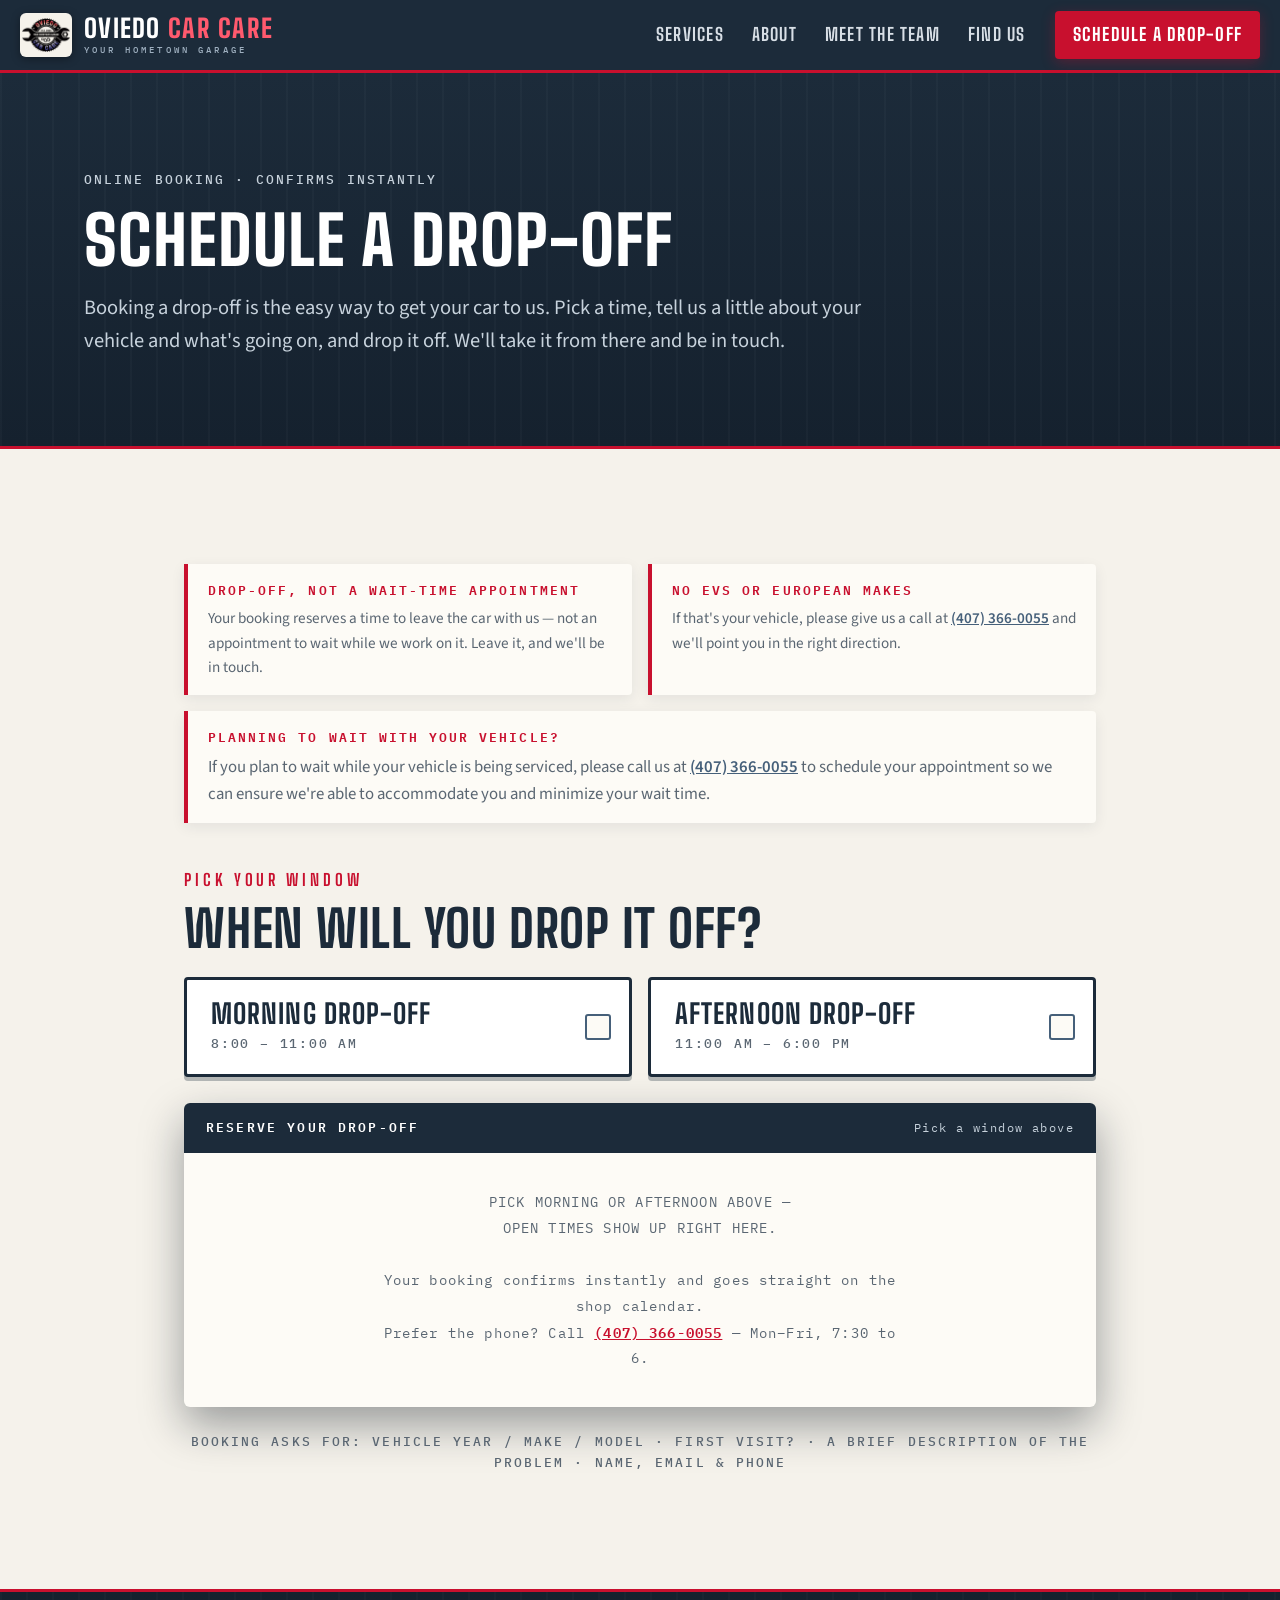
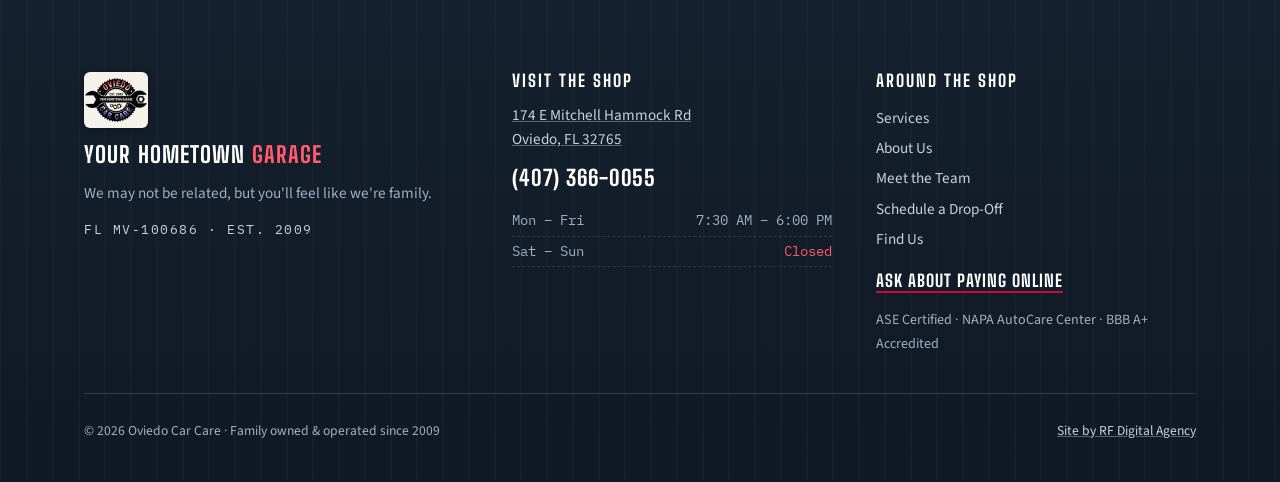
<file: schedule.html>
<!DOCTYPE html>
<html lang="en">
<head>
<!-- Google tag (gtag.js) -->
<script async src="https://www.googletagmanager.com/gtag/js?id=G-0DCYSPTSZR"></script>
<script>
  window.dataLayer = window.dataLayer || [];
  function gtag(){dataLayer.push(arguments);}
  gtag('js', new Date());
  gtag('config', 'G-0DCYSPTSZR');
</script>
<meta charset="UTF-8">
<meta name="viewport" content="width=device-width, initial-scale=1.0">
<script>document.documentElement.classList.add("js")</script>

<title>Schedule a Drop-Off | Oviedo Car Care | Oviedo, FL</title>
<meta name="description" content="Reserve a drop-off online at Oviedo Car Care in Oviedo, FL. Pick a morning or afternoon window, tell us what's going on, and we'll take it from there. (407) 366-0055.">
<link rel="canonical" href="https://oviedocarcare.com/schedule.html">

<meta property="og:type" content="website">
<meta property="og:site_name" content="Oviedo Car Care">
<meta property="og:title" content="Schedule a Drop-Off | Oviedo Car Care">
<meta property="og:description" content="Booking a drop-off is the easy way to get your car to us. Pick a time, tell us what's going on, and drop it off.">
<meta property="og:image" content="https://oviedocarcare.com/images/og-cover.jpg">
<meta property="og:image:width" content="1200">
<meta property="og:image:height" content="630">
<meta property="og:image:alt" content="The Oviedo Car Care shop building on Mitchell Hammock Road in Oviedo, Florida, with its service bays open and the NAPA Auto Parts store next door">
<meta property="og:url" content="https://oviedocarcare.com/schedule.html">
<meta name="twitter:card" content="summary_large_image">

<link rel="icon" href="data:image/svg+xml,%3Csvg xmlns='http://www.w3.org/2000/svg' viewBox='0 0 64 64'%3E%3Cpath fill='%23C8102E' d='M41 6a17 17 0 0 0-16 22.6L6.3 47.3a6.5 6.5 0 1 0 9.2 9.2l18.7-18.7A17 17 0 0 0 57 21.5c0-1.6-.2-3.1-.7-4.6l-9.8 9.8-8.5-2.3-2.3-8.5 9.8-9.8A17 17 0 0 0 41 6z'/%3E%3C/svg%3E">
<link rel="apple-touch-icon" href="apple-touch-icon.png">

<link rel="preload" href="fonts/big-shoulders-v4-latin-800.woff2" as="font" type="font/woff2" crossorigin>
<link rel="preload" href="fonts/source-sans-3-v19-latin-regular.woff2" as="font" type="font/woff2" crossorigin>
<link rel="preload" href="js/holiday.js" as="script">
<link rel="stylesheet" href="css/styles.css">
<script src="js/main.js" defer></script>
<script src="js/schedule.js" defer></script>
<script type="application/ld+json">
{"@context":"https://schema.org","@type":"BreadcrumbList","itemListElement":[
  {"@type":"ListItem","position":1,"name":"Home","item":"https://oviedocarcare.com/"},
  {"@type":"ListItem","position":2,"name":"Schedule a Drop-Off","item":"https://oviedocarcare.com/schedule.html"}]}
</script>
</head>
<body>
<a class="skip-link" href="#main">Skip to content</a>
<script src="js/holiday.js"></script>

<!-- ================= HEADER (shared pattern — keep in sync across all six pages) ================= -->
<header class="site-header">
  <div class="header-in">
    <a class="brand" href="index.html">
      <span class="brand-chip"><img src="images/logo/occ-logo-200.png" alt="" width="49" height="34"></span>
      <span class="brand-text">
        <span class="l1">Oviedo <em>Car Care</em></span>
        <span class="l2">Your Hometown Garage</span>
      </span>
    </a>
    <button class="menu-btn" aria-expanded="false" aria-controls="site-nav" aria-label="Open menu">
      <svg width="22" height="22" viewBox="0 0 24 24" fill="none" stroke="currentColor" stroke-width="2.5" stroke-linecap="round" aria-hidden="true"><path d="M4 6h16M4 12h16M4 18h16"/></svg>
    </button>
    <nav class="nav" id="site-nav" aria-label="Main navigation">
      <a href="services.html">Services</a>
      <a href="about.html">About</a>
      <a href="team.html">Meet the Team</a>
      <a href="find-us.html">Find Us</a>
      <a class="nav-cta" href="schedule.html" aria-current="page">Schedule a Drop-Off</a>
    </nav>
  </div>
</header>

<!-- Mobile two-action bar: Call | Schedule -->
<div class="callbar">
  <a class="cb-call" href="tel:407-366-0055" aria-label="Call Now — Oviedo Car Care, (407) 366-0055">
    <svg width="18" height="18" viewBox="0 0 24 24" fill="currentColor" aria-hidden="true"><path d="M6.6 10.8c1.4 2.8 3.8 5.1 6.6 6.6l2.2-2.2c.3-.3.7-.4 1-.2 1.1.4 2.3.6 3.6.6.6 0 1 .4 1 1V20c0 .6-.4 1-1 1C10.6 21 3 13.4 3 4c0-.6.4-1 1-1h3.5c.6 0 1 .4 1 1 0 1.2.2 2.4.6 3.6.1.3 0 .7-.2 1l-2.3 2.2z"/></svg>
    Call Now
  </a>
  <a class="cb-sched" href="schedule.html" aria-label="Schedule a drop-off online">
    <svg width="18" height="18" viewBox="0 0 24 24" fill="none" stroke="currentColor" stroke-width="2" aria-hidden="true"><rect x="3" y="5" width="18" height="16" rx="2"/><path d="M8 3v4M16 3v4M3 10h18"/></svg>
    Schedule
  </a>
</div>

<main id="main">

<div class="page-head band">
  <div class="wrap">
    <span class="meta">Online Booking · Confirms Instantly</span>
    <h1>Schedule a drop-off</h1>
    <p class="lede">Booking a drop-off is the easy way to get your car to us. Pick a time, tell us a little about your vehicle and what's going on, and drop it off. We'll take it from there and be in touch.</p>
  </div>
</div>

<!-- ================= THE SCHEDULER — one section, two options, one panel ================= -->
<section aria-label="Book your drop-off">
  <div class="wrap" style="max-width:960px">

    <div class="policy-stubs reveal">
      <div class="stub">
        <b>Drop-off, not a wait-time appointment</b>
        <p>Your booking reserves a time to leave the car with us — not an appointment to wait while we work on it. Leave it, and we'll be in touch.</p>
      </div>
      <div class="stub">
        <b>No EVs or European makes</b>
        <p>If that's your vehicle, please give us a call at <a href="tel:407-366-0055" style="font-weight:600">(407) 366-0055</a> and we'll point you in the right direction.</p>
      </div>
      <div class="stub stub-wide">
        <b>Planning to wait with your vehicle?</b>
        <p>If you plan to wait while your vehicle is being serviced, please call us at <a href="tel:407-366-0055" style="font-weight:600">(407) 366-0055</a> to schedule your appointment so we can ensure we're able to accommodate you and minimize your wait time.</p>
      </div>
    </div>

    <div class="reveal">
      <span class="kicker">Pick your window</span>
      <h2 style="margin-bottom:22px">When will you drop it&nbsp;off?</h2>
      <div class="opt-grid" style="max-width:none">
        <button class="opt opt-light" data-window="morning" id="morning" aria-pressed="false">
          <b>Morning Drop-Off</b>
          <span>8:00 – 11:00 AM</span>
        </button>
        <button class="opt opt-light" data-window="afternoon" id="afternoon" aria-pressed="false">
          <b>Afternoon Drop-Off</b>
          <span>11:00 AM – 6:00 PM</span>
        </button>
      </div>
    </div>

    <div class="sched-panel reveal">
      <div class="sched-panel-head">
        <b>Reserve Your Drop-Off</b>
        <span id="panel-window">Pick a window above</span>
      </div>
      <div class="sched-panel-body">
        <!-- Cal.com inline embeds (namespaces "morning" / "afternoon" per content/scheduler.md).
             embed.js loads once, on first selection; both slots persist once created. -->
        <div class="cal-slot" id="cal-morning" hidden></div>
        <div class="cal-slot" id="cal-afternoon" hidden></div>
        <p class="sched-placeholder" id="sched-placeholder">PICK MORNING OR AFTERNOON ABOVE —<br>OPEN TIMES SHOW UP RIGHT HERE.<br><br>
        Your booking confirms instantly and goes straight on the shop calendar.<br>
        Prefer the phone? Call <a href="tel:407-366-0055" style="color:var(--red);font-weight:600">(407) 366-0055</a> — Mon–Fri, 7:30 to 6.</p>
      </div>
    </div>

    <p class="meta reveal" style="margin-top:24px;text-align:center">Booking asks for: vehicle year / make / model · first visit? · a brief description of the problem · name, email &amp; phone</p>

  </div>
</section>

</main>

<!-- ================= FOOTER (shared pattern — keep in sync across all six pages) ================= -->
<footer class="site-footer">
  <div class="wrap">
    <div class="footer-grid">
      <div class="footer-brand">
        <span class="brand-chip"><img src="images/logo/occ-logo-200.png" alt="Oviedo Car Care — gear-and-wrench emblem, Est. 2009" width="63" height="44" loading="lazy"></span>
        <p class="footer-tag">Your Hometown <span>Garage</span></p>
        <p>We may not be related, but you'll feel like we're family.</p>
        <p class="footer-lic">FL MV-100686 · EST. 2009</p>
      </div>
      <div class="footer-contact">
        <h3>Visit the Shop</h3>
        <p><a href="https://www.google.com/maps/dir/?api=1&amp;destination=174+E+Mitchell+Hammock+Rd,+Oviedo,+FL+32765" target="_blank" rel="noopener">174 E Mitchell Hammock Rd<br>Oviedo, FL 32765</a></p>
        <p><a class="tel" href="tel:407-366-0055">(407) 366-0055</a></p>
        <ul class="footer-hours">
          <li><span>Mon – Fri</span><span>7:30 AM – 6:00 PM</span></li>
          <li><span>Sat – Sun</span><span class="closed">Closed</span></li>
        </ul>
      </div>
      <div>
        <h3>Around the Shop</h3>
        <ul class="footer-links">
          <li><a href="services.html">Services</a></li>
          <li><a href="about.html">About Us</a></li>
          <li><a href="team.html">Meet the Team</a></li>
          <li><a href="schedule.html">Schedule a Drop-Off</a></li>
          <li><a href="find-us.html">Find Us</a></li>
        </ul>
        <!-- PAY-ONLINE:BEGIN — delete this block (all six pages) to remove the feature cleanly -->
        <p class="footer-pay"><a href="https://pl.mxmerchant.com/mxcustomer/d/20a1d081-3c7a-4d75-8d64-d8aa13be9450/v3" target="_blank" rel="noopener">Ask About Paying Online</a></p>
        <!-- PAY-ONLINE:END -->
        <p class="footer-creds">ASE Certified · NAPA AutoCare Center · BBB A+ Accredited</p>
      </div>
    </div>
    <div class="footer-base">
      <span>© 2026 Oviedo Car Care · Family owned &amp; operated since 2009</span>
      <a href="https://rfdigitalagency.com" target="_blank" rel="noopener">Site by RF Digital Agency</a>
    </div>
  </div>
</footer>

</body>
</html>
</file>
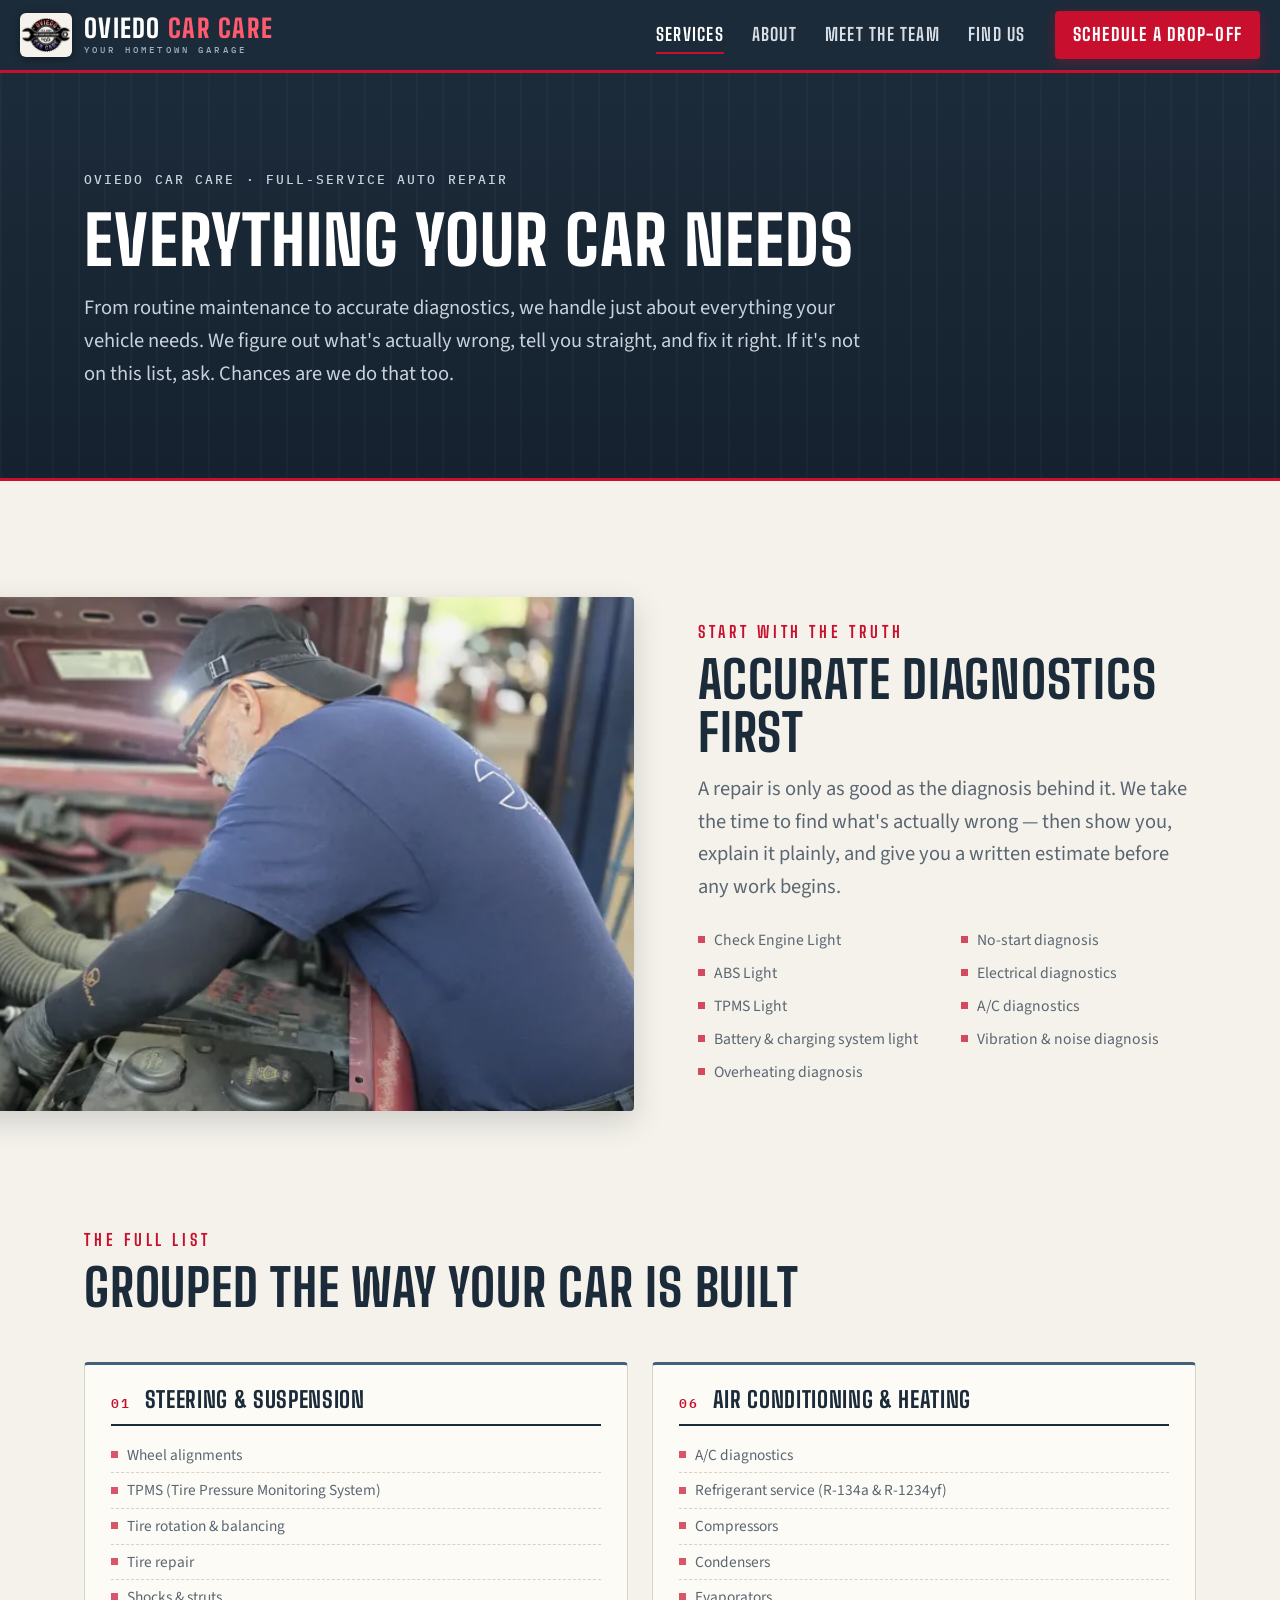
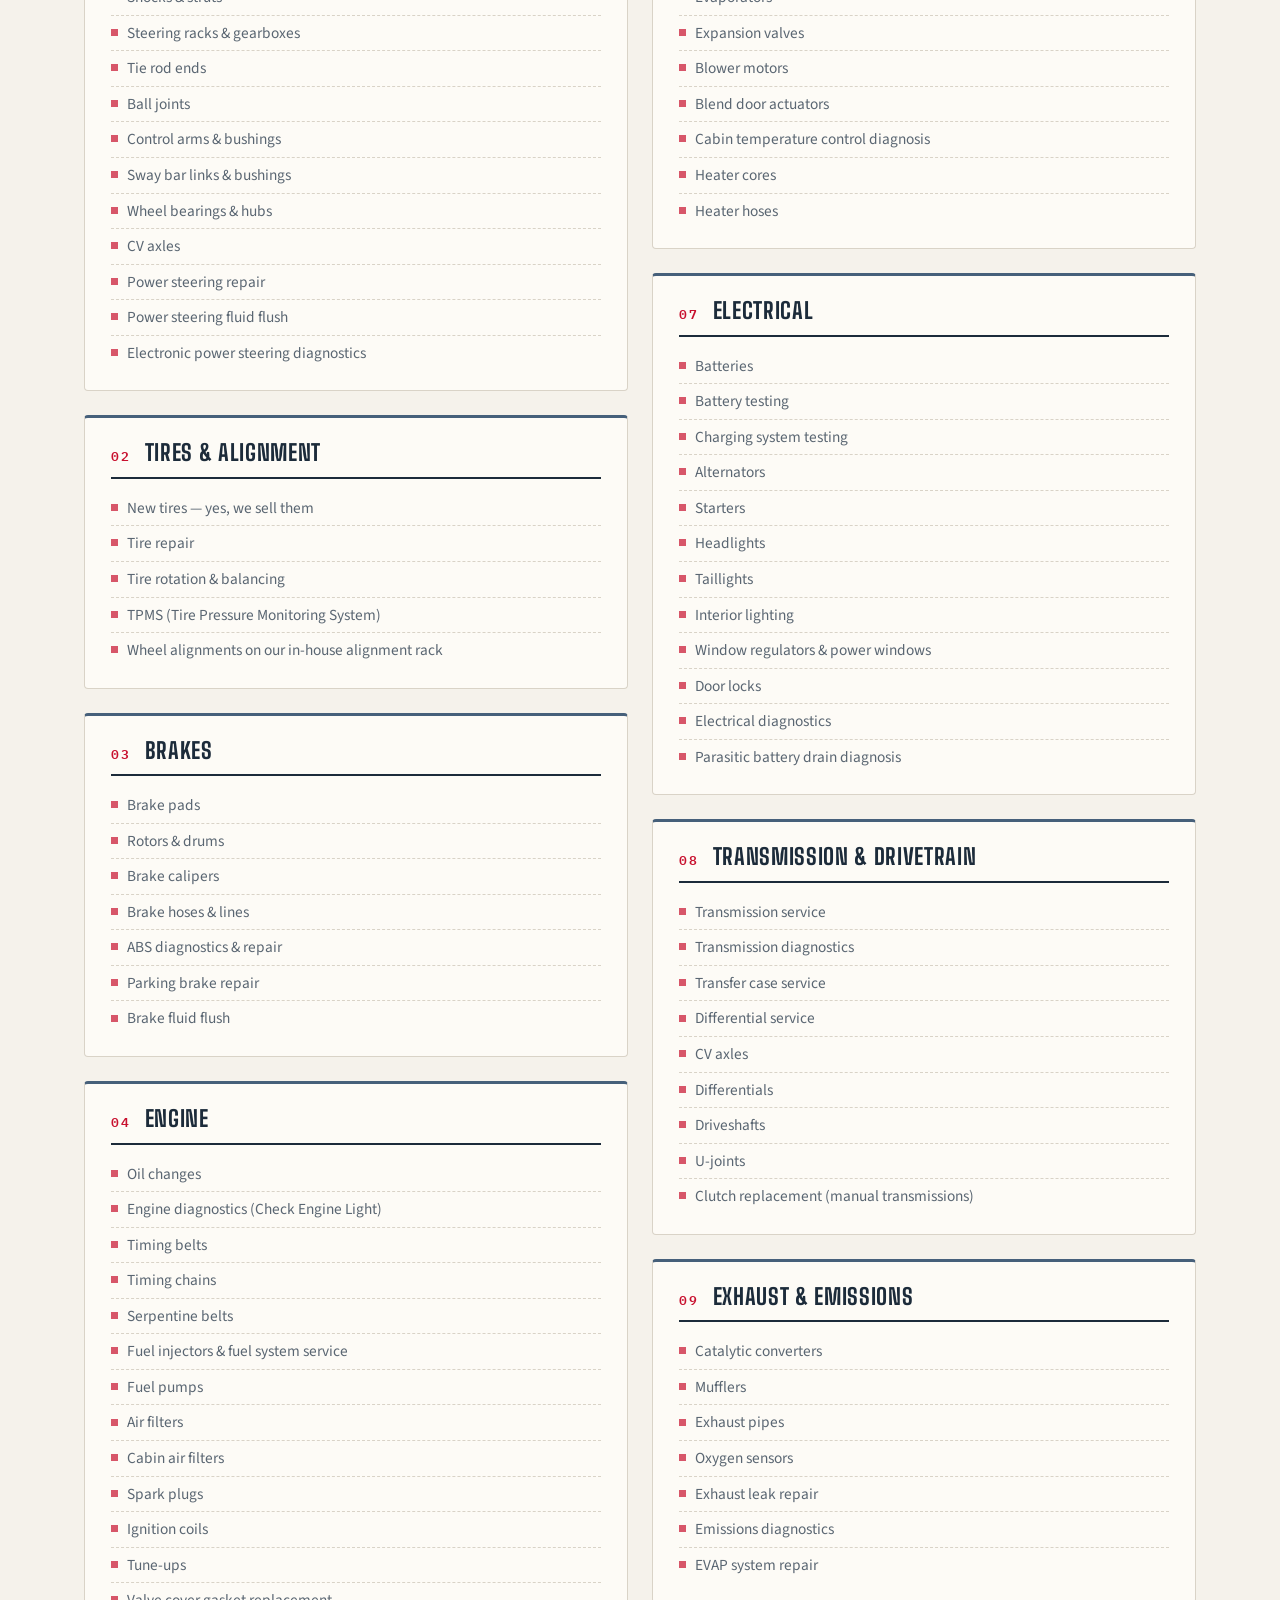
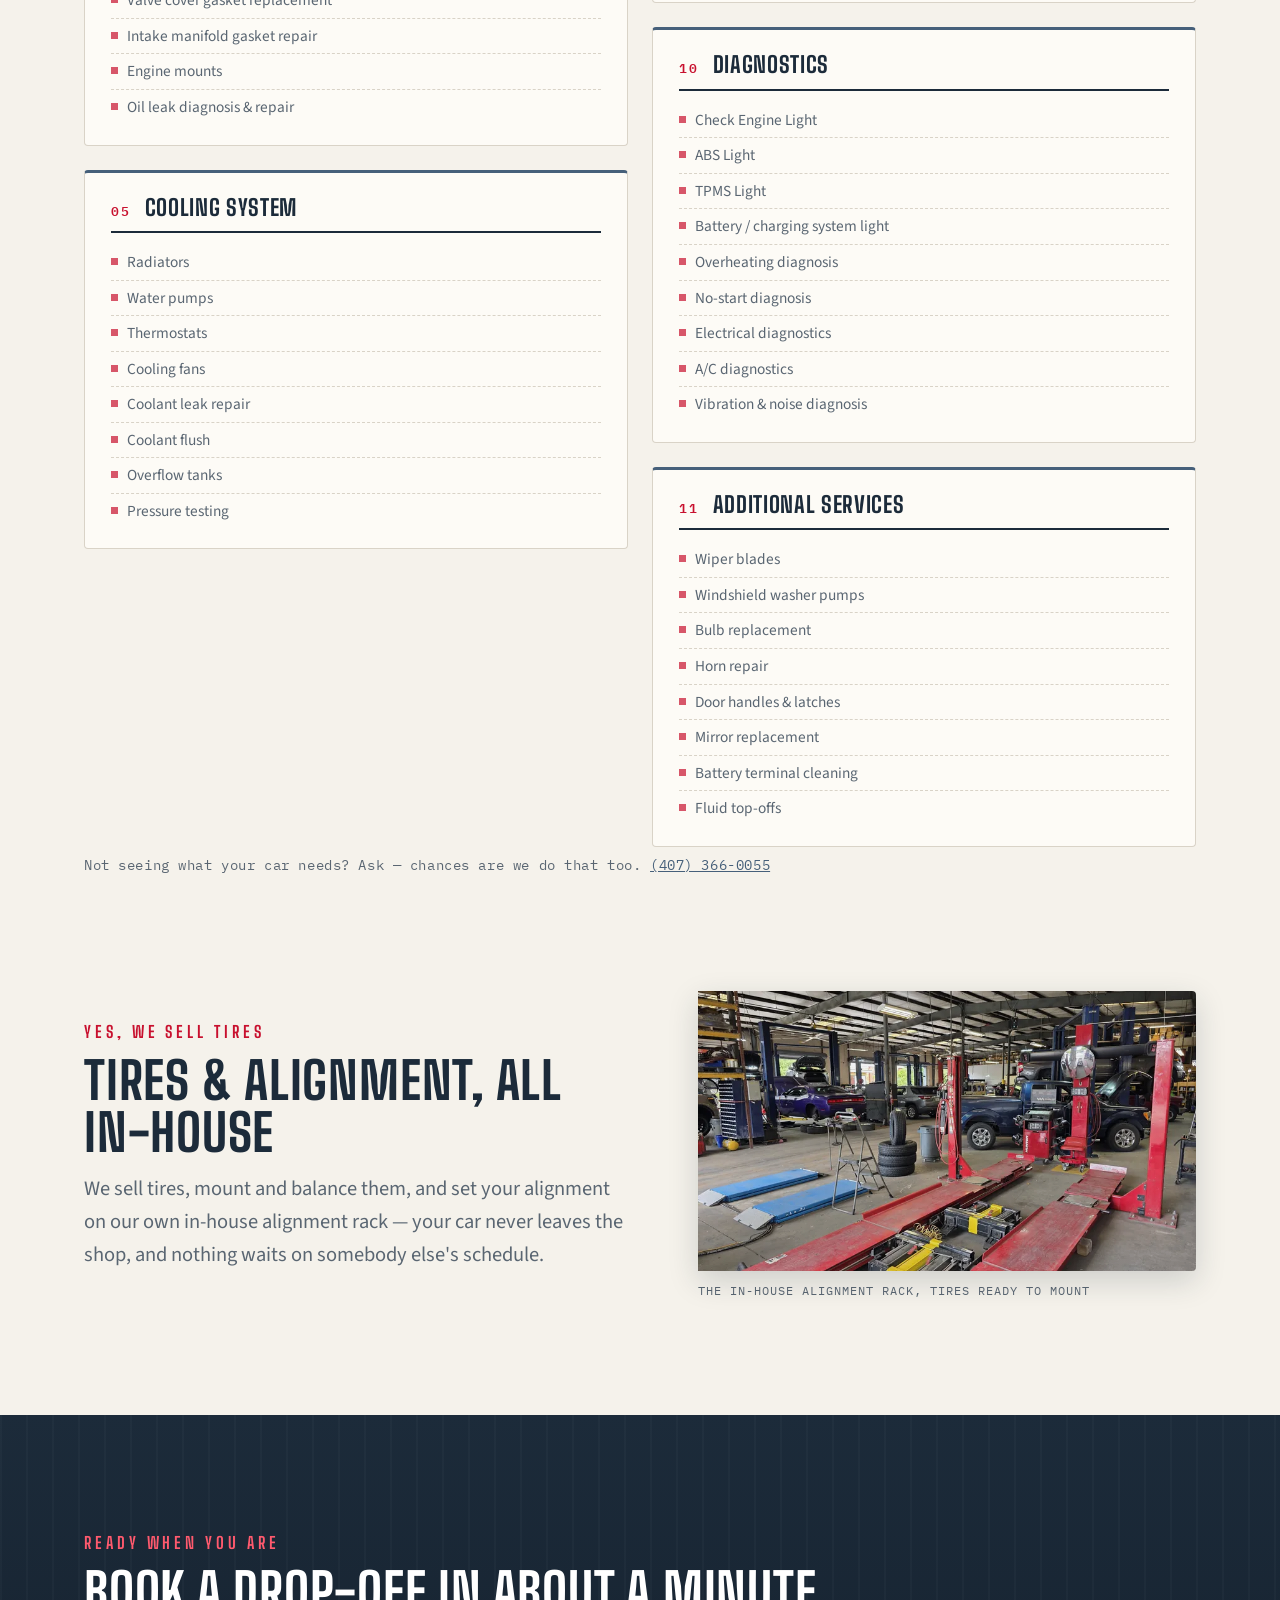
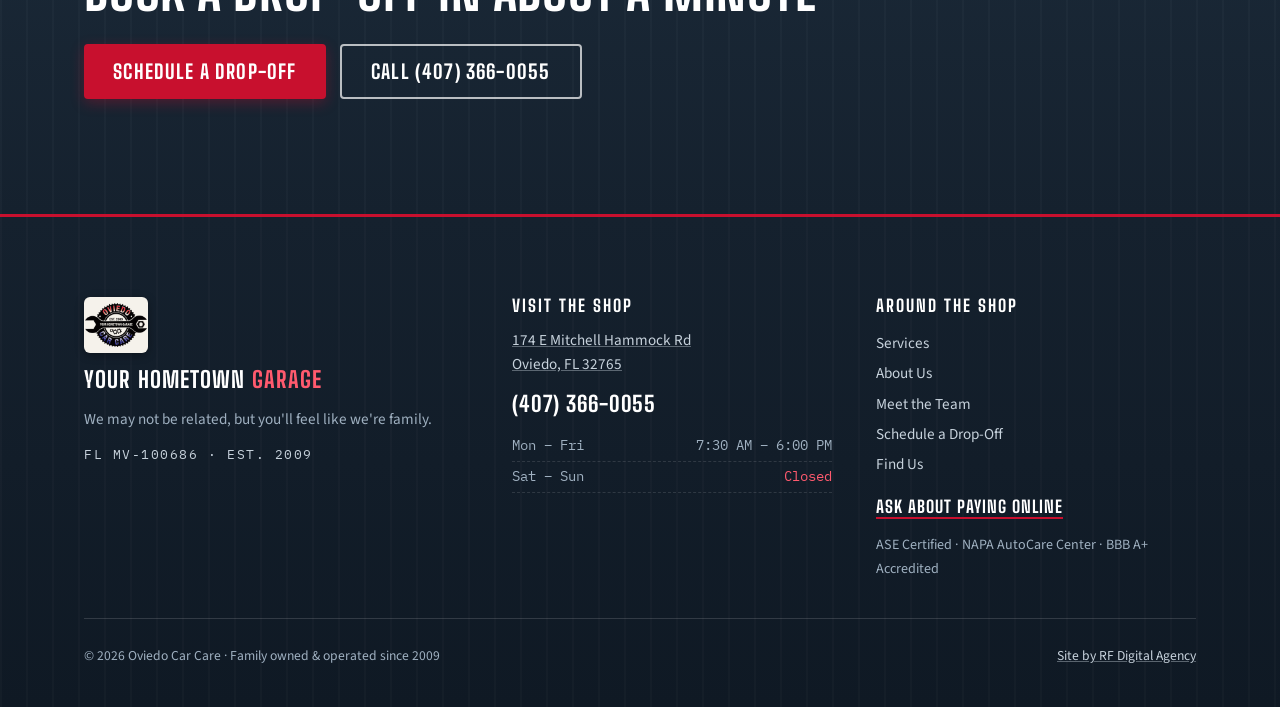
<file: services.html>
<!DOCTYPE html>
<html lang="en">
<head>
<!-- Google tag (gtag.js) -->
<script async src="https://www.googletagmanager.com/gtag/js?id=G-0DCYSPTSZR"></script>
<script>
  window.dataLayer = window.dataLayer || [];
  function gtag(){dataLayer.push(arguments);}
  gtag('js', new Date());
  gtag('config', 'G-0DCYSPTSZR');
</script>
<meta charset="UTF-8">
<meta name="viewport" content="width=device-width, initial-scale=1.0">
<script>document.documentElement.classList.add("js")</script>

<title>Auto Repair Services in Oviedo, FL | Oviedo Car Care</title>
<meta name="description" content="Full-service auto repair in Oviedo, FL — tires and alignments, brakes, A/C, engine diagnostics, steering and suspension, electrical and more. Honest answers, no commission. (407) 366-0055.">
<link rel="canonical" href="https://oviedocarcare.com/services.html">

<meta property="og:type" content="website">
<meta property="og:site_name" content="Oviedo Car Care">
<meta property="og:title" content="Auto Repair Services in Oviedo, FL | Oviedo Car Care">
<meta property="og:description" content="From routine maintenance to accurate diagnostics — we figure out what's actually wrong, tell you straight, and fix it right.">
<meta property="og:image" content="https://oviedocarcare.com/images/og-cover.jpg">
<meta property="og:image:width" content="1200">
<meta property="og:image:height" content="630">
<meta property="og:image:alt" content="The Oviedo Car Care shop building on Mitchell Hammock Road in Oviedo, Florida, with its service bays open and the NAPA Auto Parts store next door">
<meta property="og:url" content="https://oviedocarcare.com/services.html">
<meta name="twitter:card" content="summary_large_image">

<link rel="icon" href="data:image/svg+xml,%3Csvg xmlns='http://www.w3.org/2000/svg' viewBox='0 0 64 64'%3E%3Cpath fill='%23C8102E' d='M41 6a17 17 0 0 0-16 22.6L6.3 47.3a6.5 6.5 0 1 0 9.2 9.2l18.7-18.7A17 17 0 0 0 57 21.5c0-1.6-.2-3.1-.7-4.6l-9.8 9.8-8.5-2.3-2.3-8.5 9.8-9.8A17 17 0 0 0 41 6z'/%3E%3C/svg%3E">
<link rel="apple-touch-icon" href="apple-touch-icon.png">

<link rel="preload" href="fonts/big-shoulders-v4-latin-800.woff2" as="font" type="font/woff2" crossorigin>
<link rel="preload" href="fonts/source-sans-3-v19-latin-regular.woff2" as="font" type="font/woff2" crossorigin>
<link rel="preload" href="js/holiday.js" as="script">
<link rel="stylesheet" href="css/styles.css">
<script src="js/main.js" defer></script>
<script type="application/ld+json">
{"@context":"https://schema.org","@type":"BreadcrumbList","itemListElement":[
  {"@type":"ListItem","position":1,"name":"Home","item":"https://oviedocarcare.com/"},
  {"@type":"ListItem","position":2,"name":"Services","item":"https://oviedocarcare.com/services.html"}]}
</script>
</head>
<body>
<a class="skip-link" href="#main">Skip to content</a>
<script src="js/holiday.js"></script>

<!-- ================= HEADER (shared pattern — keep in sync across all six pages) ================= -->
<header class="site-header">
  <div class="header-in">
    <a class="brand" href="index.html">
      <span class="brand-chip"><img src="images/logo/occ-logo-200.png" alt="" width="49" height="34"></span>
      <span class="brand-text">
        <span class="l1">Oviedo <em>Car Care</em></span>
        <span class="l2">Your Hometown Garage</span>
      </span>
    </a>
    <button class="menu-btn" aria-expanded="false" aria-controls="site-nav" aria-label="Open menu">
      <svg width="22" height="22" viewBox="0 0 24 24" fill="none" stroke="currentColor" stroke-width="2.5" stroke-linecap="round" aria-hidden="true"><path d="M4 6h16M4 12h16M4 18h16"/></svg>
    </button>
    <nav class="nav" id="site-nav" aria-label="Main navigation">
      <a href="services.html" aria-current="page">Services</a>
      <a href="about.html">About</a>
      <a href="team.html">Meet the Team</a>
      <a href="find-us.html">Find Us</a>
      <a class="nav-cta" href="schedule.html">Schedule a Drop-Off</a>
    </nav>
  </div>
</header>

<!-- Mobile two-action bar: Call | Schedule -->
<div class="callbar">
  <a class="cb-call" href="tel:407-366-0055" aria-label="Call Now — Oviedo Car Care, (407) 366-0055">
    <svg width="18" height="18" viewBox="0 0 24 24" fill="currentColor" aria-hidden="true"><path d="M6.6 10.8c1.4 2.8 3.8 5.1 6.6 6.6l2.2-2.2c.3-.3.7-.4 1-.2 1.1.4 2.3.6 3.6.6.6 0 1 .4 1 1V20c0 .6-.4 1-1 1C10.6 21 3 13.4 3 4c0-.6.4-1 1-1h3.5c.6 0 1 .4 1 1 0 1.2.2 2.4.6 3.6.1.3 0 .7-.2 1l-2.3 2.2z"/></svg>
    Call Now
  </a>
  <a class="cb-sched" href="schedule.html" aria-label="Schedule a drop-off online">
    <svg width="18" height="18" viewBox="0 0 24 24" fill="none" stroke="currentColor" stroke-width="2" aria-hidden="true"><rect x="3" y="5" width="18" height="16" rx="2"/><path d="M8 3v4M16 3v4M3 10h18"/></svg>
    Schedule
  </a>
</div>

<main id="main">

<div class="page-head band">
  <div class="wrap">
    <span class="meta">Oviedo Car Care · Full-Service Auto Repair</span>
    <h1>Everything your car needs</h1>
    <p class="lede">From routine maintenance to accurate diagnostics, we handle just about everything your vehicle needs. We figure out what's actually wrong, tell you straight, and fix it right. If it's not on this list, ask. Chances are we do that too.</p>
  </div>
</div>

<!-- ================= DIAGNOSTICS FEATURE ================= -->
<section aria-label="Diagnostics">
  <div class="wrap">
    <div class="diag-grid">
      <figure class="bleed-left reveal">
        <div class="ph-frame" style="border-radius:0 4px 4px 0">
          <img class="ph" src="images/webp/mechanic-under-hood-800.webp"
               srcset="images/webp/mechanic-under-hood-800.webp 800w, images/webp/mechanic-under-hood-1600.webp 1600w"
               sizes="(max-width:900px) 100vw, 55vw"
               alt="A technician with a headlamp leaning into an engine bay at Oviedo Car Care, tracing a problem" width="1600" height="901">
        </div>
      </figure>
      <div class="reveal">
        <span class="kicker">Start with the truth</span>
        <h2>Accurate diagnostics first</h2>
        <p class="lede" style="margin:14px 0 6px">A repair is only as good as the diagnosis behind it. We take the time to find what's actually wrong — then show you, explain it plainly, and give you a written estimate before any work begins.</p>
        <ul class="diag-list">
          <li>Check Engine Light</li>
          <li>ABS Light</li>
          <li>TPMS Light</li>
          <li>Battery &amp; charging system light</li>
          <li>Overheating diagnosis</li>
          <li>No-start diagnosis</li>
          <li>Electrical diagnostics</li>
          <li>A/C diagnostics</li>
          <li>Vibration &amp; noise diagnosis</li>
        </ul>
      </div>
    </div>
  </div>
</section>

<!-- ================= FULL CATALOG ================= -->
<section style="padding-top:0" aria-label="All services by category">
  <div class="wrap">
    <div class="sect-head reveal">
      <span class="kicker">The full list</span>
      <h2>Grouped the way your car is built</h2>
    </div>
    <div class="catalog">

      <article class="cat" id="steering-suspension">
        <div class="cat-head"><span class="num">01</span><h3>Steering &amp; Suspension</h3></div>
        <ul>
          <li>Wheel alignments</li>
          <li>TPMS (Tire Pressure Monitoring System)</li>
          <li>Tire rotation &amp; balancing</li>
          <li>Tire repair</li>
          <li>Shocks &amp; struts</li>
          <li>Steering racks &amp; gearboxes</li>
          <li>Tie rod ends</li>
          <li>Ball joints</li>
          <li>Control arms &amp; bushings</li>
          <li>Sway bar links &amp; bushings</li>
          <li>Wheel bearings &amp; hubs</li>
          <li>CV axles</li>
          <li>Power steering repair</li>
          <li>Power steering fluid flush</li>
          <li>Electronic power steering diagnostics</li>
        </ul>
      </article>

      <article class="cat" id="tires">
        <div class="cat-head"><span class="num">02</span><h3>Tires &amp; Alignment</h3></div>
        <ul>
          <li>New tires — yes, we sell them</li>
          <li>Tire repair</li>
          <li>Tire rotation &amp; balancing</li>
          <li>TPMS (Tire Pressure Monitoring System)</li>
          <li>Wheel alignments on our in-house alignment rack</li>
        </ul>
      </article>

      <article class="cat" id="brakes">
        <div class="cat-head"><span class="num">03</span><h3>Brakes</h3></div>
        <ul>
          <li>Brake pads</li>
          <li>Rotors &amp; drums</li>
          <li>Brake calipers</li>
          <li>Brake hoses &amp; lines</li>
          <li>ABS diagnostics &amp; repair</li>
          <li>Parking brake repair</li>
          <li>Brake fluid flush</li>
        </ul>
      </article>

      <article class="cat" id="engine">
        <div class="cat-head"><span class="num">04</span><h3>Engine</h3></div>
        <ul>
          <li>Oil changes</li>
          <li>Engine diagnostics (Check Engine Light)</li>
          <li>Timing belts</li>
          <li>Timing chains</li>
          <li>Serpentine belts</li>
          <li>Fuel injectors &amp; fuel system service</li>
          <li>Fuel pumps</li>
          <li>Air filters</li>
          <li>Cabin air filters</li>
          <li>Spark plugs</li>
          <li>Ignition coils</li>
          <li>Tune-ups</li>
          <li>Valve cover gasket replacement</li>
          <li>Intake manifold gasket repair</li>
          <li>Engine mounts</li>
          <li>Oil leak diagnosis &amp; repair</li>
        </ul>
      </article>

      <article class="cat" id="cooling">
        <div class="cat-head"><span class="num">05</span><h3>Cooling System</h3></div>
        <ul>
          <li>Radiators</li>
          <li>Water pumps</li>
          <li>Thermostats</li>
          <li>Cooling fans</li>
          <li>Coolant leak repair</li>
          <li>Coolant flush</li>
          <li>Overflow tanks</li>
          <li>Pressure testing</li>
        </ul>
      </article>

      <article class="cat" id="ac-heating">
        <div class="cat-head"><span class="num">06</span><h3>Air Conditioning &amp; Heating</h3></div>
        <ul>
          <li>A/C diagnostics</li>
          <li>Refrigerant service (R-134a &amp; R-1234yf)</li>
          <li>Compressors</li>
          <li>Condensers</li>
          <li>Evaporators</li>
          <li>Expansion valves</li>
          <li>Blower motors</li>
          <li>Blend door actuators</li>
          <li>Cabin temperature control diagnosis</li>
          <li>Heater cores</li>
          <li>Heater hoses</li>
        </ul>
      </article>

      <article class="cat" id="electrical">
        <div class="cat-head"><span class="num">07</span><h3>Electrical</h3></div>
        <ul>
          <li>Batteries</li>
          <li>Battery testing</li>
          <li>Charging system testing</li>
          <li>Alternators</li>
          <li>Starters</li>
          <li>Headlights</li>
          <li>Taillights</li>
          <li>Interior lighting</li>
          <li>Window regulators &amp; power windows</li>
          <li>Door locks</li>
          <li>Electrical diagnostics</li>
          <li>Parasitic battery drain diagnosis</li>
        </ul>
      </article>

      <article class="cat" id="transmission">
        <div class="cat-head"><span class="num">08</span><h3>Transmission &amp; Drivetrain</h3></div>
        <ul>
          <li>Transmission service</li>
          <li>Transmission diagnostics</li>
          <li>Transfer case service</li>
          <li>Differential service</li>
          <li>CV axles</li>
          <li>Differentials</li>
          <li>Driveshafts</li>
          <li>U-joints</li>
          <li>Clutch replacement (manual transmissions)</li>
        </ul>
      </article>

      <article class="cat" id="exhaust">
        <div class="cat-head"><span class="num">09</span><h3>Exhaust &amp; Emissions</h3></div>
        <ul>
          <li>Catalytic converters</li>
          <li>Mufflers</li>
          <li>Exhaust pipes</li>
          <li>Oxygen sensors</li>
          <li>Exhaust leak repair</li>
          <li>Emissions diagnostics</li>
          <li>EVAP system repair</li>
        </ul>
      </article>

      <article class="cat" id="diagnostics">
        <div class="cat-head"><span class="num">10</span><h3>Diagnostics</h3></div>
        <ul>
          <li>Check Engine Light</li>
          <li>ABS Light</li>
          <li>TPMS Light</li>
          <li>Battery / charging system light</li>
          <li>Overheating diagnosis</li>
          <li>No-start diagnosis</li>
          <li>Electrical diagnostics</li>
          <li>A/C diagnostics</li>
          <li>Vibration &amp; noise diagnosis</li>
        </ul>
      </article>

      <article class="cat" id="additional">
        <div class="cat-head"><span class="num">11</span><h3>Additional Services</h3></div>
        <ul>
          <li>Wiper blades</li>
          <li>Windshield washer pumps</li>
          <li>Bulb replacement</li>
          <li>Horn repair</li>
          <li>Door handles &amp; latches</li>
          <li>Mirror replacement</li>
          <li>Battery terminal cleaning</li>
          <li>Fluid top-offs</li>
        </ul>
      </article>

    </div>
    <p class="catalog-note reveal">Not seeing what your car needs? Ask — chances are we do that too. <a href="tel:407-366-0055">(407) 366-0055</a></p>
  </div>
</section>

<!-- ================= TIRES & ALIGNMENT FEATURE ================= -->
<section style="padding-top:0" aria-label="Tires and alignment">
  <div class="wrap">
    <div class="diag-grid">
      <div class="reveal">
        <span class="kicker">Yes, we sell tires</span>
        <h2>Tires &amp; alignment, all in-house</h2>
        <p class="lede" style="margin-top:14px">We sell tires, mount and balance them, and set your alignment on our own in-house alignment rack — your car never leaves the shop, and nothing waits on somebody else's schedule.</p>
      </div>
      <figure class="reveal">
        <div class="ph-frame">
          <img class="ph" src="images/webp/tire-alignment-station-800.webp"
               srcset="images/webp/tire-alignment-station-800.webp 800w, images/webp/tire-alignment-station-1600.webp 1600w"
               sizes="(max-width:900px) 100vw, 45vw"
               alt="Inside the Oviedo Car Care shop: the red in-house alignment rack with the alignment computer beside it, a stack of new tires ready to mount, and cars up on lifts in the background" loading="lazy" width="1600" height="901">
        </div>
        <figcaption class="figcap">The in-house alignment rack, tires ready to mount</figcaption>
      </figure>
    </div>
  </div>
</section>

<!-- ================= TAIL CTA ================= -->
<section class="band cta-band" aria-label="Book a drop-off">
  <div class="wrap reveal">
    <span class="kicker">Ready when you are</span>
    <h2>Book a drop-off in about a&nbsp;minute</h2>
    <div class="btns">
      <a class="btn btn-red" href="schedule.html">Schedule a Drop-Off</a>
      <a class="btn btn-ghost" href="tel:407-366-0055">Call (407) 366-0055</a>
    </div>
  </div>
</section>

</main>

<!-- ================= FOOTER (shared pattern — keep in sync across all six pages) ================= -->
<footer class="site-footer">
  <div class="wrap">
    <div class="footer-grid">
      <div class="footer-brand">
        <span class="brand-chip"><img src="images/logo/occ-logo-200.png" alt="Oviedo Car Care — gear-and-wrench emblem, Est. 2009" width="63" height="44" loading="lazy"></span>
        <p class="footer-tag">Your Hometown <span>Garage</span></p>
        <p>We may not be related, but you'll feel like we're family.</p>
        <p class="footer-lic">FL MV-100686 · EST. 2009</p>
      </div>
      <div class="footer-contact">
        <h3>Visit the Shop</h3>
        <p><a href="https://www.google.com/maps/dir/?api=1&amp;destination=174+E+Mitchell+Hammock+Rd,+Oviedo,+FL+32765" target="_blank" rel="noopener">174 E Mitchell Hammock Rd<br>Oviedo, FL 32765</a></p>
        <p><a class="tel" href="tel:407-366-0055">(407) 366-0055</a></p>
        <ul class="footer-hours">
          <li><span>Mon – Fri</span><span>7:30 AM – 6:00 PM</span></li>
          <li><span>Sat – Sun</span><span class="closed">Closed</span></li>
        </ul>
      </div>
      <div>
        <h3>Around the Shop</h3>
        <ul class="footer-links">
          <li><a href="services.html">Services</a></li>
          <li><a href="about.html">About Us</a></li>
          <li><a href="team.html">Meet the Team</a></li>
          <li><a href="schedule.html">Schedule a Drop-Off</a></li>
          <li><a href="find-us.html">Find Us</a></li>
        </ul>
        <!-- PAY-ONLINE:BEGIN — delete this block (all six pages) to remove the feature cleanly -->
        <p class="footer-pay"><a href="https://pl.mxmerchant.com/mxcustomer/d/20a1d081-3c7a-4d75-8d64-d8aa13be9450/v3" target="_blank" rel="noopener">Ask About Paying Online</a></p>
        <!-- PAY-ONLINE:END -->
        <p class="footer-creds">ASE Certified · NAPA AutoCare Center · BBB A+ Accredited</p>
      </div>
    </div>
    <div class="footer-base">
      <span>© 2026 Oviedo Car Care · Family owned &amp; operated since 2009</span>
      <a href="https://rfdigitalagency.com" target="_blank" rel="noopener">Site by RF Digital Agency</a>
    </div>
  </div>
</footer>

</body>
</html>
</file>
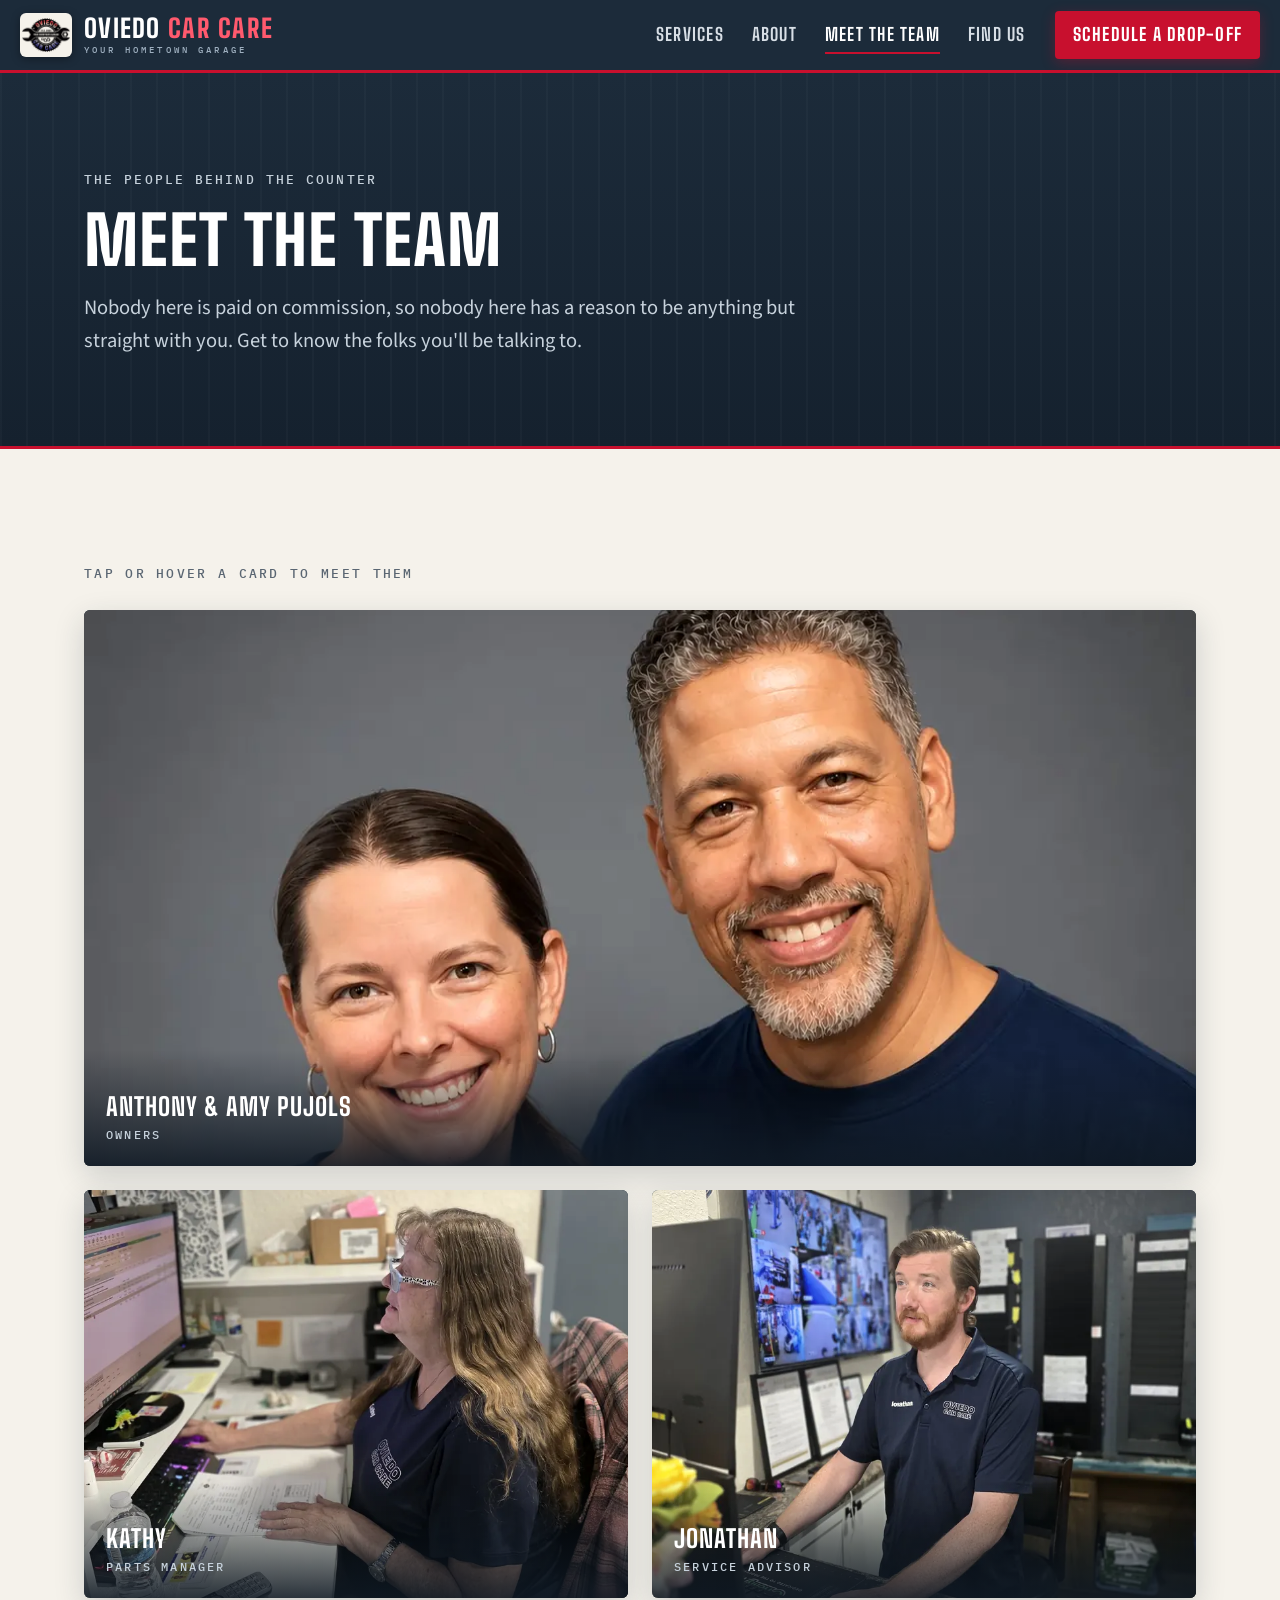
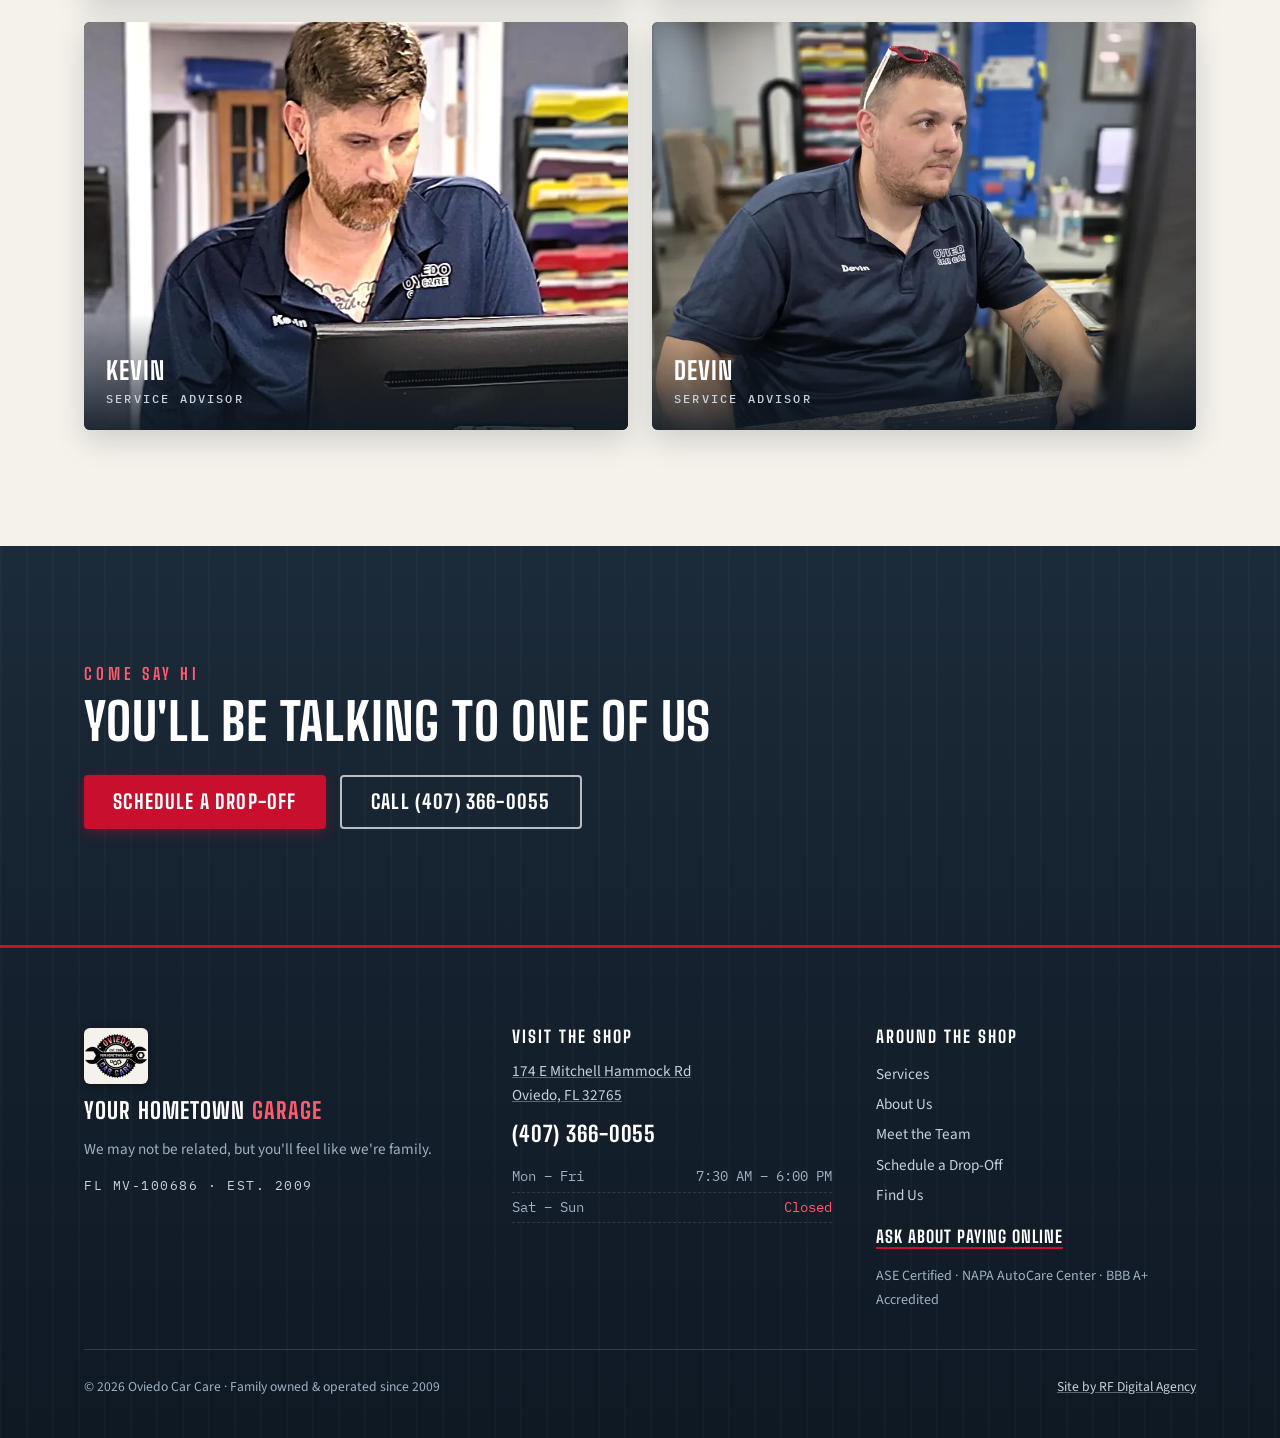
<file: team.html>
<!DOCTYPE html>
<html lang="en">
<head>
<!-- Google tag (gtag.js) -->
<script async src="https://www.googletagmanager.com/gtag/js?id=G-0DCYSPTSZR"></script>
<script>
  window.dataLayer = window.dataLayer || [];
  function gtag(){dataLayer.push(arguments);}
  gtag('js', new Date());
  gtag('config', 'G-0DCYSPTSZR');
</script>
<meta charset="UTF-8">
<meta name="viewport" content="width=device-width, initial-scale=1.0">
<script>document.documentElement.classList.add("js")</script>

<title>Meet the Team | Oviedo Car Care | Oviedo, FL</title>
<meta name="description" content="Meet the people at Oviedo Car Care — owners Amy and Anthony Pujols and the no-commission service advisors who'll be straight with you about your car. Oviedo, FL.">
<link rel="canonical" href="https://oviedocarcare.com/team.html">

<meta property="og:type" content="website">
<meta property="og:site_name" content="Oviedo Car Care">
<meta property="og:title" content="Meet the Team | Oviedo Car Care">
<meta property="og:description" content="The people behind the counter — no commission, no pressure, just neighbors who know cars.">
<meta property="og:image" content="https://oviedocarcare.com/images/og-cover.jpg">
<meta property="og:image:width" content="1200">
<meta property="og:image:height" content="630">
<meta property="og:image:alt" content="The Oviedo Car Care shop building on Mitchell Hammock Road in Oviedo, Florida, with its service bays open and the NAPA Auto Parts store next door">
<meta property="og:url" content="https://oviedocarcare.com/team.html">
<meta name="twitter:card" content="summary_large_image">

<link rel="icon" href="data:image/svg+xml,%3Csvg xmlns='http://www.w3.org/2000/svg' viewBox='0 0 64 64'%3E%3Cpath fill='%23C8102E' d='M41 6a17 17 0 0 0-16 22.6L6.3 47.3a6.5 6.5 0 1 0 9.2 9.2l18.7-18.7A17 17 0 0 0 57 21.5c0-1.6-.2-3.1-.7-4.6l-9.8 9.8-8.5-2.3-2.3-8.5 9.8-9.8A17 17 0 0 0 41 6z'/%3E%3C/svg%3E">
<link rel="apple-touch-icon" href="apple-touch-icon.png">

<link rel="preload" href="fonts/big-shoulders-v4-latin-800.woff2" as="font" type="font/woff2" crossorigin>
<link rel="preload" href="fonts/source-sans-3-v19-latin-regular.woff2" as="font" type="font/woff2" crossorigin>
<link rel="preload" href="js/holiday.js" as="script">
<link rel="stylesheet" href="css/styles.css">
<script src="js/main.js" defer></script>
<script src="js/team.js" defer></script>
<script type="application/ld+json">
{"@context":"https://schema.org","@type":"BreadcrumbList","itemListElement":[
  {"@type":"ListItem","position":1,"name":"Home","item":"https://oviedocarcare.com/"},
  {"@type":"ListItem","position":2,"name":"Meet the Team","item":"https://oviedocarcare.com/team.html"}]}
</script>
</head>
<body>
<a class="skip-link" href="#main">Skip to content</a>
<script src="js/holiday.js"></script>

<!-- ================= HEADER (shared pattern — keep in sync across all six pages) ================= -->
<header class="site-header">
  <div class="header-in">
    <a class="brand" href="index.html">
      <span class="brand-chip"><img src="images/logo/occ-logo-200.png" alt="" width="49" height="34"></span>
      <span class="brand-text">
        <span class="l1">Oviedo <em>Car Care</em></span>
        <span class="l2">Your Hometown Garage</span>
      </span>
    </a>
    <button class="menu-btn" aria-expanded="false" aria-controls="site-nav" aria-label="Open menu">
      <svg width="22" height="22" viewBox="0 0 24 24" fill="none" stroke="currentColor" stroke-width="2.5" stroke-linecap="round" aria-hidden="true"><path d="M4 6h16M4 12h16M4 18h16"/></svg>
    </button>
    <nav class="nav" id="site-nav" aria-label="Main navigation">
      <a href="services.html">Services</a>
      <a href="about.html">About</a>
      <a href="team.html" aria-current="page">Meet the Team</a>
      <a href="find-us.html">Find Us</a>
      <a class="nav-cta" href="schedule.html">Schedule a Drop-Off</a>
    </nav>
  </div>
</header>

<!-- Mobile two-action bar: Call | Schedule -->
<div class="callbar">
  <a class="cb-call" href="tel:407-366-0055" aria-label="Call Now — Oviedo Car Care, (407) 366-0055">
    <svg width="18" height="18" viewBox="0 0 24 24" fill="currentColor" aria-hidden="true"><path d="M6.6 10.8c1.4 2.8 3.8 5.1 6.6 6.6l2.2-2.2c.3-.3.7-.4 1-.2 1.1.4 2.3.6 3.6.6.6 0 1 .4 1 1V20c0 .6-.4 1-1 1C10.6 21 3 13.4 3 4c0-.6.4-1 1-1h3.5c.6 0 1 .4 1 1 0 1.2.2 2.4.6 3.6.1.3 0 .7-.2 1l-2.3 2.2z"/></svg>
    Call Now
  </a>
  <a class="cb-sched" href="schedule.html" aria-label="Schedule a drop-off online">
    <svg width="18" height="18" viewBox="0 0 24 24" fill="none" stroke="currentColor" stroke-width="2" aria-hidden="true"><rect x="3" y="5" width="18" height="16" rx="2"/><path d="M8 3v4M16 3v4M3 10h18"/></svg>
    Schedule
  </a>
</div>

<main id="main">

<div class="page-head band">
  <div class="wrap">
    <span class="meta">The People Behind the Counter</span>
    <h1>Meet the team</h1>
    <p class="lede">Nobody here is paid on commission, so nobody here has a reason to be anything but straight with you. Get to know the folks you'll be talking to.</p>
  </div>
</div>

<!-- GROUP-PHOTO BANNER — [PENDING: posed full-team photo from Amy & Anthony.]
     When the photo arrives: convert to webp (1600w + 800w), then uncomment and
     point at it. The page opens cleanly on the cards until then.
<section style="padding:0" aria-label="The whole crew">
  <img class="ph" src="images/webp/team-group-1600.webp"
       srcset="images/webp/team-group-800.webp 800w, images/webp/team-group-1600.webp 1600w"
       sizes="100vw" alt="The whole Oviedo Car Care crew in front of the shop"
       style="width:100%;max-height:520px;object-fit:cover" width="1600" height="901">
</section>
-->

<!-- ================= TEAM CARDS ================= -->
<section aria-label="The team">
  <div class="wrap">
    <p class="team-hint reveal">Tap or hover a card to meet them</p>
    <div class="team-grid">

      <!-- Owners — single-photo card: no smile layer, bio reveals over the same photo -->
      <button class="tcard tcard-owners reveal" aria-expanded="false">
        <img src="images/webp/anthony-and-amy-1100.webp"
             alt="Amy and Anthony Pujols, owners of Oviedo Car Care, smiling in their navy shop shirts"
             style="object-position:50% 18%" width="1100" height="1100" loading="lazy">
        <span class="id"><b>Anthony &amp; Amy Pujols</b><span>Owners</span></span>
        <span class="bio">
          <span class="who">Anthony &amp; Amy — Owners</span>
          <span class="cols" style="display:block">
            <span class="bio-p">Anthony has been fixing cars his entire career. He is Lexus certified and ASE certified, and he brings his excellent diagnostic skills along with a tenacious desire to solve any problem presented to him. He joined Oviedo Car Care in 2012, and in 2018 he and Amy became its owners.</span>
            <span class="bio-p">Amy had been a customer of automotive repair shops up until meeting Anthony. She brings with her a deep desire to assure that her customers never feel the way she felt when visiting a repair shop. Honesty, transparency, clear explanations, and never talking down to or judging customers is a priority for her.</span>
          </span>
        </span>
      </button>

      <!-- Kathy — Parts Manager -->
      <button class="tcard reveal" aria-expanded="false">
        <img src="images/webp/team-kathy-work-1100.webp"
             alt="Kathy at her desk at Oviedo Car Care, working through parts orders on screen"
             style="object-position:60% 30%" width="1100" height="619" loading="lazy">
        <img class="img-smile" src="images/webp/team-kathy-smile-1100.webp"
             alt="" aria-hidden="true"
             style="object-position:50% 30%" width="1100" height="619" loading="lazy">
        <span class="id"><b>Kathy</b><span>Parts Manager</span></span>
        <span class="bio">
          <span class="who">Kathy — Parts Manager</span>
          <span class="bio-p">With more than 32 years of automotive experience serving the Oviedo community, Kathy has built lasting relationships with customers throughout her career. She has worked in our building for 23 years and has been part of the Oviedo Car Care family for the past 3½ years. Kathy enjoys working in a clean, well-managed shop and helping the customers she's known for decades.</span>
        </span>
      </button>

      <!-- Jonathan — Service Advisor -->
      <button class="tcard reveal" aria-expanded="false">
        <img src="images/webp/team-jonathan-work-1100.webp"
             alt="Jonathan at the service counter at Oviedo Car Care, one hand on the keyboard, looking up from his monitors"
             style="object-position:52% 30%" width="1100" height="619" loading="lazy">
        <img class="img-smile" src="images/webp/team-jonathan-smile-1100.webp"
             alt="" aria-hidden="true"
             style="object-position:50% 30%" width="1100" height="619" loading="lazy">
        <span class="id"><b>Jonathan</b><span>Service Advisor</span></span>
        <span class="bio">
          <span class="who">Jonathan — Service Advisor</span>
          <span class="bio-p">Jonathan has more than 18 years of experience in the automotive industry. Recruited directly from technical school, he quickly advanced from tire sales and installation to assistant store manager, sales manager, and ultimately service advisor. Since joining Oviedo Car Care in 2020, Jonathan has become the team's go-to resource for in-depth vehicle information. He enjoys finding creative solutions to challenging problems and making sure every customer receives a fair, accurate estimate for the repairs their vehicle truly needs.</span>
        </span>
      </button>

      <!-- Kevin — Service Advisor (portrait work photo) -->
      <button class="tcard reveal" aria-expanded="false">
        <img src="images/webp/team-kevin-work-692.webp"
             alt="Kevin at the front counter at Oviedo Car Care, focused on his screen"
             style="object-position:50% 25%" width="692" height="867" loading="lazy">
        <img class="img-smile" src="images/webp/team-kevin-smile-1100.webp"
             alt="" aria-hidden="true"
             style="object-position:50% 30%" width="1100" height="619" loading="lazy">
        <span class="id"><b>Kevin</b><span>Service Advisor</span></span>
        <span class="bio">
          <span class="who">Kevin — Service Advisor</span>
          <span class="bio-p">Kevin has been working in the automotive repair industry since 2008, with extensive experience as both a service manager and store manager. He joined Oviedo Car Care in April 2025, bringing his years of experience helping customers understand and navigate their vehicle repairs. What Kevin enjoys most about Oviedo Car Care is the freedom to be honest with his customers, without pressure or sales quotas, allowing him to focus on providing straightforward advice and helping customers make the decisions that are right for them.</span>
        </span>
      </button>

      <!-- Devin — Service Advisor -->
      <button class="tcard reveal" aria-expanded="false">
        <img src="images/webp/team-devin-work-1100.webp"
             alt="Devin at the front desk at Oviedo Car Care, sunglasses on his head, checking a repair order"
             style="object-position:52% 25%" width="1100" height="619" loading="lazy">
        <img class="img-smile" src="images/webp/team-devin-smile-1100.webp"
             alt="" aria-hidden="true"
             style="object-position:50% 30%" width="1100" height="619" loading="lazy">
        <span class="id"><b>Devin</b><span>Service Advisor</span></span>
        <span class="bio">
          <span class="who">Devin — Service Advisor</span>
          <span class="bio-p">Devin began his automotive career working both on vehicles and in the office of a repair shop before spending several years in the towing industry. Since joining Oviedo Car Care in October 2022, he has become our go-to guy for just about any mission that falls outside the usual job description. Always willing to jump in with a positive, can-do attitude, Devin enjoys being part of a team that genuinely gets along and working in a drama-free environment.</span>
        </span>
      </button>

    </div>
  </div>
</section>

<!-- ================= TAIL CTA ================= -->
<section class="band cta-band" aria-label="Book a drop-off">
  <div class="wrap reveal">
    <span class="kicker">Come say hi</span>
    <h2>You'll be talking to one of&nbsp;us</h2>
    <div class="btns">
      <a class="btn btn-red" href="schedule.html">Schedule a Drop-Off</a>
      <a class="btn btn-ghost" href="tel:407-366-0055">Call (407) 366-0055</a>
    </div>
  </div>
</section>

</main>

<!-- ================= FOOTER (shared pattern — keep in sync across all six pages) ================= -->
<footer class="site-footer">
  <div class="wrap">
    <div class="footer-grid">
      <div class="footer-brand">
        <span class="brand-chip"><img src="images/logo/occ-logo-200.png" alt="Oviedo Car Care — gear-and-wrench emblem, Est. 2009" width="63" height="44" loading="lazy"></span>
        <p class="footer-tag">Your Hometown <span>Garage</span></p>
        <p>We may not be related, but you'll feel like we're family.</p>
        <p class="footer-lic">FL MV-100686 · EST. 2009</p>
      </div>
      <div class="footer-contact">
        <h3>Visit the Shop</h3>
        <p><a href="https://www.google.com/maps/dir/?api=1&amp;destination=174+E+Mitchell+Hammock+Rd,+Oviedo,+FL+32765" target="_blank" rel="noopener">174 E Mitchell Hammock Rd<br>Oviedo, FL 32765</a></p>
        <p><a class="tel" href="tel:407-366-0055">(407) 366-0055</a></p>
        <ul class="footer-hours">
          <li><span>Mon – Fri</span><span>7:30 AM – 6:00 PM</span></li>
          <li><span>Sat – Sun</span><span class="closed">Closed</span></li>
        </ul>
      </div>
      <div>
        <h3>Around the Shop</h3>
        <ul class="footer-links">
          <li><a href="services.html">Services</a></li>
          <li><a href="about.html">About Us</a></li>
          <li><a href="team.html">Meet the Team</a></li>
          <li><a href="schedule.html">Schedule a Drop-Off</a></li>
          <li><a href="find-us.html">Find Us</a></li>
        </ul>
        <!-- PAY-ONLINE:BEGIN — delete this block (all six pages) to remove the feature cleanly -->
        <p class="footer-pay"><a href="https://pl.mxmerchant.com/mxcustomer/d/20a1d081-3c7a-4d75-8d64-d8aa13be9450/v3" target="_blank" rel="noopener">Ask About Paying Online</a></p>
        <!-- PAY-ONLINE:END -->
        <p class="footer-creds">ASE Certified · NAPA AutoCare Center · BBB A+ Accredited</p>
      </div>
    </div>
    <div class="footer-base">
      <span>© 2026 Oviedo Car Care · Family owned &amp; operated since 2009</span>
      <a href="https://rfdigitalagency.com" target="_blank" rel="noopener">Site by RF Digital Agency</a>
    </div>
  </div>
</footer>

</body>
</html>
</file>
<file: css/styles.css>
/* ============================================================
   OVIEDO CAR CARE — shared stylesheet
   Palette is the building itself: cream corrugated steel over a
   charcoal-navy base, shop red as the single working accent.
   Type: Big Shoulders (display) / Source Sans 3 (body) /
   IBM Plex Mono (the "shop paperwork" voice).
   ============================================================ */

/* ---------- FONTS (self-hosted, latin subsets) ---------- */
@font-face{font-family:"Big Shoulders";font-style:normal;font-weight:600;font-display:swap;src:url("../fonts/big-shoulders-v4-latin-600.woff2") format("woff2")}
@font-face{font-family:"Big Shoulders";font-style:normal;font-weight:700;font-display:swap;src:url("../fonts/big-shoulders-v4-latin-700.woff2") format("woff2")}
@font-face{font-family:"Big Shoulders";font-style:normal;font-weight:800;font-display:swap;src:url("../fonts/big-shoulders-v4-latin-800.woff2") format("woff2")}
@font-face{font-family:"Source Sans 3";font-style:normal;font-weight:400;font-display:swap;src:url("../fonts/source-sans-3-v19-latin-regular.woff2") format("woff2")}
@font-face{font-family:"Source Sans 3";font-style:italic;font-weight:400;font-display:swap;src:url("../fonts/source-sans-3-v19-latin-italic.woff2") format("woff2")}
@font-face{font-family:"Source Sans 3";font-style:normal;font-weight:600;font-display:swap;src:url("../fonts/source-sans-3-v19-latin-600.woff2") format("woff2")}
@font-face{font-family:"Source Sans 3";font-style:normal;font-weight:700;font-display:swap;src:url("../fonts/source-sans-3-v19-latin-700.woff2") format("woff2")}
@font-face{font-family:"IBM Plex Mono";font-style:normal;font-weight:400;font-display:swap;src:url("../fonts/ibm-plex-mono-v20-latin-regular.woff2") format("woff2")}
@font-face{font-family:"IBM Plex Mono";font-style:normal;font-weight:500;font-display:swap;src:url("../fonts/ibm-plex-mono-v20-latin-500.woff2") format("woff2")}
@font-face{font-family:"IBM Plex Mono";font-style:normal;font-weight:600;font-display:swap;src:url("../fonts/ibm-plex-mono-v20-latin-600.woff2") format("woff2")}

/* ---------- TOKENS ---------- */
:root{
  --navy:#1C2B3A;
  --navy-deep:#15212E;
  --navy-ink:#0F1924;
  --slate:#46607A;
  --steel:#5A6672;
  --cream:#F5F2EB;
  --paper:#FDFBF6;
  --bone:#EDE9DF;
  --line:#D9D3C7;
  --line-dark:rgba(255,255,255,.14);
  --red:#C8102E;
  --red-dark:#A50D26;
  --red-lift:#FF5A6E;         /* red that stays readable on navy */
  --amber:#E8A33D;
  --amber-bright:#FFC53D;
  --ink:#22303C;
  --mist:#C7D2DC;             /* muted text on navy */
  --mist-dim:#9FB0C0;

  --display:"Big Shoulders","Arial Narrow",Impact,sans-serif;
  --body:"Source Sans 3","Segoe UI",Arial,sans-serif;
  --mono:"IBM Plex Mono","Courier New",monospace;

  --fs-hero:clamp(3.2rem,8vw,6rem);
  --fs-h1:clamp(2.6rem,6vw,4.2rem);
  --fs-h2:clamp(2.1rem,4.5vw,3.2rem);
  --fs-h3:1.5rem;
  --fs-lede:clamp(1.08rem,1.9vw,1.28rem);

  --sp-section:clamp(4.5rem,9vw,7.5rem);
  --sp-band:clamp(3.25rem,7vw,5.5rem);

  --wrap:1160px;
  --radius:4px;
  --header-h:70px;
  --callbar-h:56px;

  --shadow-lift:0 10px 30px rgba(28,43,58,.18);
  --shadow-deep:0 18px 44px rgba(15,25,36,.4);
}

/* ---------- RESET / BASE ---------- */
*,*::before,*::after{box-sizing:border-box;margin:0;padding:0}
html{scroll-behavior:smooth;scroll-padding-top:calc(var(--header-h) + 14px);color-scheme:light}
body{
  font-family:var(--body);
  font-size:17.5px;
  line-height:1.6;
  color:var(--ink);
  background:var(--cream);
  -webkit-font-smoothing:antialiased;
}
img{max-width:100%;display:block;height:auto}
a{color:var(--slate)}
a:focus-visible,button:focus-visible,[tabindex]:focus-visible{outline:3px solid var(--red);outline-offset:3px;border-radius:2px}
button{font:inherit;color:inherit;background:none;border:0;cursor:pointer}

.sr-only{position:absolute;width:1px;height:1px;padding:0;margin:-1px;overflow:hidden;clip:rect(0 0 0 0);white-space:nowrap;border:0}
.skip-link{
  position:absolute;left:16px;top:-64px;z-index:200;
  background:var(--red);color:#fff;font-family:var(--display);font-weight:600;
  letter-spacing:.06em;text-transform:uppercase;text-decoration:none;
  padding:12px 20px;border-radius:0 0 var(--radius) var(--radius);
  transition:top .15s;
}
.skip-link:focus{top:0}

/* ---------- TYPE SYSTEM ---------- */
h1,h2,h3,h4{font-family:var(--display);line-height:1.02;text-transform:uppercase;letter-spacing:.015em;color:var(--navy)}
h1{font-size:var(--fs-h1);font-weight:800}
h2{font-size:var(--fs-h2);font-weight:700}
h3{font-size:var(--fs-h3);font-weight:700;letter-spacing:.03em}
.lede{font-size:var(--fs-lede);max-width:38em;color:var(--steel)}

.kicker{
  font-family:var(--display);font-weight:600;font-size:1.02rem;
  letter-spacing:.24em;text-transform:uppercase;color:var(--red);
  display:block;margin-bottom:.6rem;
}
/* mono meta line — the paperwork voice */
.meta{
  font-family:var(--mono);font-size:.82rem;font-weight:500;
  letter-spacing:.16em;text-transform:uppercase;color:var(--steel);
}
.on-dark .meta,.band .meta{color:var(--mist)}
.band .kicker{color:var(--red-lift)}
.band h1,.band h2,.band h3{color:#fff}
.band .lede{color:var(--mist)}

/* ---------- LAYOUT ---------- */
.wrap{max-width:var(--wrap);margin:0 auto;padding:0 24px}
section{padding:var(--sp-section) 0}

/* Navy band + corrugation pulled from the real building */
.band{
  background:
    repeating-linear-gradient(90deg,rgba(255,255,255,.025) 0 2px,transparent 2px 26px),
    linear-gradient(180deg,var(--navy),var(--navy-deep));
  color:var(--cream);
}

/* Interior page header */
.page-head{
  padding:calc(var(--sp-band) + 8px) 0 var(--sp-band);
  border-bottom:3px solid var(--red);
}
.page-head .meta{margin-bottom:1rem;display:block}
.page-head h1{font-size:var(--fs-h1);color:#fff;max-width:14em}
.page-head .lede{margin-top:1.1rem}

/* ---------- BUTTONS ---------- */
.btn{
  display:inline-flex;align-items:center;justify-content:center;gap:.55em;
  font-family:var(--display);font-weight:700;font-size:1.22rem;
  letter-spacing:.06em;text-transform:uppercase;text-decoration:none;
  min-height:50px;padding:.5em 1.5em;border-radius:var(--radius);
  transition:background .18s,transform .18s,box-shadow .18s,border-color .18s;
}
.btn-red{background:var(--red);color:#fff;box-shadow:0 4px 14px rgba(200,16,46,.32)}
.btn-red:hover{background:var(--red-dark);transform:translateY(-2px)}
.btn-ghost{background:transparent;color:#fff;border:2px solid rgba(255,255,255,.7)}
.btn-ghost:hover{background:rgba(255,255,255,.12);transform:translateY(-2px)}
.btn-dark{background:var(--navy);color:#fff}
.btn-dark:hover{background:var(--navy-deep);transform:translateY(-2px)}

/* ---------- PHOTO TREATMENT (one grade for every photo) ---------- */
.ph{filter:saturate(.92) contrast(1.05)}
.ph-frame{position:relative;border-radius:var(--radius);overflow:hidden;box-shadow:var(--shadow-lift)}
.ph-frame::after{content:"";position:absolute;inset:0;background:linear-gradient(180deg,rgba(28,43,58,.04),rgba(28,43,58,.14));pointer-events:none}

/* ---------- PAPERWORK PRIMITIVES ---------- */
.stamp{
  display:inline-block;transform:rotate(-7deg);
  font-family:var(--mono);font-weight:600;font-size:.95rem;letter-spacing:.1em;
  color:var(--red);border:3px solid var(--red);border-radius:6px;
  padding:.35em .9em;text-transform:uppercase;opacity:.88;
}

/* ============================================================
   HEADER
   ============================================================ */
.site-header{
  position:sticky;top:0;z-index:100;
  background:var(--navy);
  border-bottom:3px solid var(--red);
  transition:box-shadow .2s;
}
.site-header.scrolled{box-shadow:0 4px 18px rgba(0,0,0,.35)}
.header-in{
  display:flex;align-items:center;justify-content:space-between;gap:16px;
  max-width:1280px;margin:0 auto;padding:0 20px;min-height:var(--header-h);
}
/* Logo is dark artwork — it sits on a cream chip, never raw on navy (§9) */
.brand{display:flex;align-items:center;gap:12px;text-decoration:none;padding:10px 0}
.brand-chip{
  flex:none;display:flex;align-items:center;justify-content:center;
  width:52px;height:44px;background:var(--cream);border-radius:6px;
  box-shadow:0 2px 8px rgba(0,0,0,.35);
}
.brand-chip img{height:34px;width:auto}
.brand-text{display:flex;flex-direction:column;line-height:1}
.brand-text .l1{
  font-family:var(--display);font-weight:800;font-size:1.6rem;
  letter-spacing:.05em;text-transform:uppercase;color:#fff;
}
.brand-text .l1 em{font-style:normal;color:var(--red-lift)}
.brand-text .l2{
  font-family:var(--mono);font-weight:500;font-size:.58rem;
  letter-spacing:.34em;text-transform:uppercase;color:var(--mist-dim);margin-top:4px;
}
.nav{display:flex;align-items:center;gap:2px}
.nav a{
  font-family:var(--display);font-weight:600;font-size:1.1rem;letter-spacing:.07em;
  text-transform:uppercase;text-decoration:none;color:#D8DFE6;
  padding:12px 13px;border-radius:var(--radius);position:relative;
  min-height:44px;display:inline-flex;align-items:center;
}
.nav a::after{
  content:"";position:absolute;left:13px;right:13px;bottom:7px;height:2px;
  background:var(--red);transform:scaleX(0);transition:transform .18s;
}
.nav a:hover{color:#fff}
.nav a:hover::after{transform:scaleX(1)}
.nav a[aria-current="page"]{color:#fff}
.nav a[aria-current="page"]::after{transform:scaleX(1)}
.nav .nav-cta{
  margin-left:14px;background:var(--red);color:#fff;font-weight:700;
  padding:10px 18px;box-shadow:0 4px 14px rgba(200,16,46,.32);
}
.nav .nav-cta::after{display:none}
.nav .nav-cta:hover{background:var(--red-dark)}
.menu-btn{
  display:none;align-items:center;justify-content:center;
  width:48px;height:48px;border:2px solid rgba(255,255,255,.35);
  border-radius:var(--radius);color:#fff;
}

/* Mobile nav + two-action bottom bar */
.callbar{display:none}
@media (max-width:920px){
  .menu-btn{display:inline-flex}
  .nav{
    display:none;position:absolute;top:100%;left:0;right:0;
    flex-direction:column;align-items:stretch;background:var(--navy-deep);
    padding:6px 14px 16px;border-bottom:3px solid var(--red);
    box-shadow:0 16px 28px rgba(0,0,0,.4);
  }
  .nav.open{display:flex}
  .nav a{min-height:50px;font-size:1.3rem;border-bottom:1px solid rgba(255,255,255,.08)}
  .nav a::after{display:none}
  .nav .nav-cta{margin:14px 0 0;justify-content:center;border-bottom:0}
  .callbar{
    display:grid;grid-template-columns:1fr 1fr;
    position:fixed;left:0;right:0;bottom:0;z-index:110;
    min-height:var(--callbar-h);
    box-shadow:0 -4px 16px rgba(0,0,0,.28);
    padding-bottom:env(safe-area-inset-bottom);
    background:var(--navy-ink);
  }
  .callbar a{
    display:flex;align-items:center;justify-content:center;gap:.5em;
    font-family:var(--display);font-weight:700;font-size:1.18rem;
    letter-spacing:.05em;text-transform:uppercase;text-decoration:none;color:#fff;
    min-height:var(--callbar-h);padding:0 10px;
  }
  .callbar .cb-call{background:var(--red)}
  .callbar .cb-sched{background:var(--navy-deep);border-left:1px solid rgba(255,255,255,.18)}
  body{padding-bottom:calc(var(--callbar-h) + env(safe-area-inset-bottom))}
}
@media (max-width:380px){
  .brand-text .l2{display:none}
  .callbar a{font-size:1.05rem}
}

/* ============================================================
   HOME HERO (provisional composition — craft pass to follow)
   ============================================================ */
.hero{
  position:relative;display:flex;align-items:flex-end;
  min-height:min(92vh,820px);
  background:var(--navy-deep);
  padding:calc(var(--sp-band) + 30px) 0 var(--sp-band);
  overflow:hidden;
}
.hero-img{
  position:absolute;inset:0;width:100%;height:100%;
  object-fit:cover;object-position:42% 55%;
  filter:saturate(.92) contrast(1.05);
}
.hero-shade{
  position:absolute;inset:0;
  background:
    linear-gradient(180deg,rgba(15,25,36,.42) 0%,rgba(15,25,36,0) 34%,rgba(15,25,36,.52) 78%,rgba(15,25,36,.78) 100%),
    linear-gradient(97deg,rgba(15,25,36,.88) 0%,rgba(15,25,36,.62) 40%,rgba(15,25,36,.12) 78%);
}
.hero-in{position:relative;width:100%;max-width:var(--wrap);margin:0 auto;padding:0 24px;color:#fff}
.hero-est{
  font-family:var(--mono);font-size:.9rem;font-weight:500;
  letter-spacing:.2em;text-transform:uppercase;color:var(--mist);margin-bottom:16px;
}
.hero-est b{color:#fff}
.hero h1{
  font-size:var(--fs-hero);font-weight:800;line-height:.96;
  color:#fff;max-width:10.5em;text-shadow:0 2px 18px rgba(0,0,0,.45);
}
.hero h1 em{font-style:normal;color:var(--red-lift)}
.hero-sub{font-size:var(--fs-lede);max-width:32em;margin:20px 0 24px;color:#E7E3DA}
.hero-rating{
  display:flex;align-items:center;flex-wrap:wrap;gap:10px 14px;
  margin-bottom:30px;font-weight:600;
}
.stars{color:var(--amber-bright);font-size:1.25rem;letter-spacing:2px;text-shadow:0 1px 6px rgba(0,0,0,.5)}
.hero-rating .num{font-family:var(--display);font-size:1.5rem;font-weight:800}
.hero-rating .of{color:var(--mist);font-weight:400}
.hero-ctas{display:flex;flex-wrap:wrap;gap:14px}
/* Under the mobile breakpoint the fixed callbar eats into the fold —
   extra bottom padding so the CTAs clear it comfortably */
@media (max-width:920px){
  .hero{padding-bottom:calc(var(--sp-band) + 40px)}
}
/* Ultrawide: the vertical crop deepens with viewport width and starts
   clipping the painted building logo (~1985px+). Raise the focal point
   there only — standard desktop and mobile crops stay as approved. */
@media (min-width:1960px){
  .hero-img{object-position:42% 22%}
}
@media (min-width:3800px){
  .hero-img{object-position:42% 15%}
}

/* ============================================================
   FOOTER
   ============================================================ */
.site-footer{
  background:
    repeating-linear-gradient(90deg,rgba(255,255,255,.02) 0 2px,transparent 2px 26px),
    linear-gradient(180deg,var(--navy-deep),var(--navy-ink));
  color:var(--mist-dim);
  border-top:3px solid var(--red);
  padding:calc(var(--sp-band) - 8px) 0 40px;
  font-size:.95rem;
}
.footer-grid{
  display:grid;grid-template-columns:1.2fr 1fr 1fr;gap:44px;
  padding-bottom:36px;border-bottom:1px solid var(--line-dark);
}
.footer-brand{display:flex;flex-direction:column;align-items:flex-start;gap:14px}
.footer-brand .brand-chip{width:64px;height:56px}
.footer-brand .brand-chip img{height:44px}
.footer-tag{font-family:var(--display);font-weight:700;font-size:1.4rem;letter-spacing:.05em;text-transform:uppercase;color:#fff;line-height:1.15}
.footer-tag span{color:var(--red-lift)}
.footer-lic{font-family:var(--mono);font-size:.8rem;letter-spacing:.12em;color:var(--mist)}
.site-footer h3{color:#fff;font-size:1.05rem;letter-spacing:.12em;margin-bottom:14px}
.site-footer a{color:var(--mist);text-decoration-color:rgba(199,210,220,.4)}
.site-footer a:hover{color:#fff}
.footer-contact p{margin-bottom:10px}
.footer-contact .tel{font-family:var(--display);font-weight:700;font-size:1.35rem;letter-spacing:.04em;color:#fff;text-decoration:none}
.footer-hours{list-style:none;font-family:var(--mono);font-size:.85rem}
.footer-hours li{display:flex;justify-content:space-between;gap:14px;padding:4px 0;border-bottom:1px dashed rgba(255,255,255,.12)}
.footer-hours .closed{color:var(--red-lift)}
.footer-links{list-style:none}
.footer-links li{padding:3px 0}
.footer-links a{text-decoration:none}
.footer-pay{margin-top:14px}
.footer-pay a{font-family:var(--display);font-weight:700;font-size:1.05rem;letter-spacing:.06em;text-transform:uppercase;color:#fff;text-decoration:none;border-bottom:2px solid var(--red)}
.footer-creds{font-size:.88rem;line-height:1.7;margin-top:14px;color:var(--mist-dim)}
.footer-base{
  display:flex;flex-wrap:wrap;gap:10px 26px;align-items:center;justify-content:space-between;
  padding-top:26px;font-size:.85rem;
}
@media (max-width:820px){
  .footer-grid{grid-template-columns:1fr;gap:34px}
}

/* ============================================================
   SHARED SECTION PATTERNS
   ============================================================ */
.figcap{font-family:var(--mono);font-size:.78rem;letter-spacing:.08em;color:var(--steel);margin-top:10px;line-height:1.5;text-transform:uppercase}
.band .figcap{color:var(--mist)}
.bleed-left{margin-left:calc(50% - 50vw)}
.sect-head{margin-bottom:clamp(2rem,4vw,3rem)}
.sect-head .lede{margin-top:.9rem}

/* Drop-off option buttons (home CTA band + scheduler chooser) */
.opt-grid{display:grid;grid-template-columns:1fr 1fr;gap:16px;max-width:660px}
.opt{
  display:flex;flex-direction:column;align-items:flex-start;gap:5px;
  padding:20px 24px;border:2px solid rgba(255,255,255,.35);border-radius:var(--radius);
  background:rgba(255,255,255,.05);text-decoration:none;cursor:pointer;
  transition:border-color .18s,background .18s,transform .18s;
}
.opt b{font-family:var(--display);font-weight:700;font-size:clamp(1.35rem,2.4vw,1.7rem);letter-spacing:.04em;text-transform:uppercase;color:#fff;line-height:1.05}
.opt span{font-family:var(--mono);font-size:.8rem;font-weight:500;letter-spacing:.14em;color:var(--mist)}
.opt:hover{border-color:var(--red-lift);background:rgba(200,16,46,.16);transform:translateY(-2px)}
.opt[aria-pressed="true"]{border-color:var(--red);background:var(--red);box-shadow:0 6px 18px rgba(200,16,46,.35)}
.opt[aria-pressed="true"] span{color:#FFD9DE}
/* Light-surface variant (scheduler page) — must read as a pressable control.
   Heavy border + hard offset shadow = physical button; the checkbox indicator
   reuses the inspection-sheet device so the selected window is unmistakable. */
.opt-light{
  position:relative;border:3px solid var(--navy);background:#fff;
  padding-right:64px;
  box-shadow:0 4px 0 rgba(28,43,58,.3);
}
.opt-light b{color:var(--navy)}
.opt-light span{color:var(--steel)}
.opt-light:hover{border-color:var(--navy);background:#fff;transform:translateY(-2px);box-shadow:0 6px 0 rgba(28,43,58,.3)}
.opt-light:active{transform:translateY(2px);box-shadow:0 2px 0 rgba(28,43,58,.3)}
.opt-light::after{
  content:"";position:absolute;right:18px;top:50%;transform:translateY(-50%);
  width:26px;height:26px;border:2px solid var(--slate);border-radius:3px;background:var(--paper);
}
.opt-light::before{
  content:"";position:absolute;right:25px;top:50%;z-index:1;
  width:9px;height:16px;border:solid #fff;border-width:0 3px 3px 0;
  transform:translateY(-62%) rotate(40deg);opacity:0;
}
.opt-light[aria-pressed="true"]{
  border-color:var(--red-dark);background:var(--red);
  box-shadow:0 4px 0 var(--red-dark);
}
.opt-light[aria-pressed="true"]:hover{border-color:var(--red-dark);background:var(--red)}
.opt-light[aria-pressed="true"] b{color:#fff}
.opt-light[aria-pressed="true"] span{color:#FFD9DE}
.opt-light[aria-pressed="true"]::after{border-color:#fff;background:var(--red-dark)}
.opt-light[aria-pressed="true"]::before{opacity:1}
@media (max-width:560px){.opt-grid{grid-template-columns:1fr}}

/* Tail CTA band (services / about / team) */
.cta-band{text-align:left}
.cta-band .btns{display:flex;flex-wrap:wrap;gap:14px;margin-top:26px}

/* ============================================================
   HOME — inspection sheet (signature device)
   ============================================================ */
.inspect{padding:0 0 var(--sp-section)}
.inspect-grid{display:grid;grid-template-columns:1fr 1.12fr;gap:clamp(2.5rem,6vw,4.5rem);align-items:start}
.inspect-copy{padding-top:var(--sp-section)}
.inspect-copy p{margin-top:16px;max-width:30em;color:#D8DFE6}
.inspect-copy .voice{font-family:var(--mono);font-size:.92rem;color:var(--amber-bright);letter-spacing:.04em}
.sheet{
  background-color:var(--paper);color:var(--ink);
  font-family:var(--mono);
  border-radius:var(--radius);position:relative;
  box-shadow:var(--shadow-deep);
  padding:30px 32px 64px;
  background-image:repeating-linear-gradient(180deg,transparent 0 35px,rgba(70,96,122,.12) 35px 36px);
  margin-top:-84px; /* lifts the paper across the hero seam */
}
.sheet-head{border-bottom:2px solid var(--navy);padding-bottom:12px;margin-bottom:6px;position:relative;padding-right:104px}
.sheet-logo{position:absolute;right:0;top:-2px;width:92px;height:auto}
.sheet-head h3{font-family:var(--mono);font-weight:600;font-size:1.02rem;letter-spacing:.1em;text-transform:uppercase;color:var(--navy)}
.sheet-meta{display:flex;flex-wrap:wrap;gap:4px 22px;font-size:.78rem;color:var(--steel);margin-top:8px}
.sheet ul{list-style:none}
.sheet li{display:flex;gap:14px;align-items:flex-start;padding:10px 0;font-size:.93rem;line-height:1.5}
.sheet li+li{border-top:1px dashed var(--line)}
.ck{flex:none;width:24px;height:24px;margin-top:2px;border:2px solid var(--slate);border-radius:3px;position:relative}
.ck::after{content:"";position:absolute;left:4px;top:-5px;width:10px;height:18px;border:solid var(--red);border-width:0 3.5px 3.5px 0;transform:rotate(40deg)}
.sheet li b{font-weight:600;color:var(--navy)}
.sheet .stamp{position:absolute;right:22px;bottom:18px}
@media (max-width:900px){
  .inspect-grid{grid-template-columns:1fr}
  .inspect-copy{padding-top:var(--sp-band)}
  .sheet{margin-top:0;padding:24px 18px 60px}
  .sheet .stamp{right:14px;bottom:12px;font-size:.8rem}
}
@media (max-width:420px){.sheet-head{padding-right:74px}.sheet-logo{width:66px}}

/* NAPA next door */
.napa-note{
  display:flex;gap:26px;align-items:center;margin-top:var(--sp-band);
  border-top:1px solid var(--line-dark);padding-top:clamp(1.75rem,4vw,2.75rem);
}
.napa-chip{flex:none;background:#fff;border-radius:6px;padding:14px 18px}
.napa-chip img{width:150px;height:auto}
.napa-note p{color:var(--mist);max-width:46em}
@media (max-width:700px){.napa-note{flex-direction:column;align-items:flex-start}}

/* ============================================================
   HOME — services index (editorial ledger, not cards)
   ============================================================ */
.svc-overview-grid{display:grid;grid-template-columns:5fr 7fr;gap:clamp(2.5rem,6vw,4.5rem);align-items:start}
.svc-overview-copy .btn{margin-top:22px}
.svc-overview-copy .ph-frame{margin-top:34px}
.svc-index{border-top:3px solid var(--navy)}
.svc-row{
  display:flex;justify-content:space-between;align-items:baseline;gap:18px;
  padding:15px 6px;border-bottom:1px solid var(--line);text-decoration:none;
}
.svc-row b{
  font-family:var(--display);font-weight:700;font-size:clamp(1.3rem,2.4vw,1.85rem);
  letter-spacing:.03em;text-transform:uppercase;color:var(--navy);line-height:1.1;
  transition:color .15s;
}
.svc-row .n{font-family:var(--mono);font-size:.76rem;font-weight:500;letter-spacing:.14em;color:var(--steel);white-space:nowrap}
.svc-row:hover b,.svc-row:focus-visible b{color:var(--red)}
@media (max-width:900px){.svc-overview-grid{grid-template-columns:1fr}}

/* ============================================================
   HOME — reviews
   ============================================================ */
.reviews{background:var(--bone)}
.rev-lead{display:flex;flex-wrap:wrap;align-items:baseline;gap:12px 22px;margin-bottom:clamp(2rem,4vw,3rem)}
.rev-num{font-family:var(--display);font-weight:800;font-size:clamp(4.5rem,10vw,7rem);line-height:.9;color:var(--navy)}
.rev-lead .stars{color:var(--amber);text-shadow:none;font-size:1.4rem}
.rev-lead .of{color:var(--steel);font-size:1.05rem;max-width:14em;line-height:1.4}
.rev-grid{display:grid;grid-template-columns:1.15fr .85fr;gap:20px;margin-bottom:30px}
.rev{
  background:var(--paper);border:1px solid var(--line);border-left:4px solid var(--red);
  border-radius:0 var(--radius) var(--radius) 0;
  padding:26px 28px 22px;display:flex;flex-direction:column;gap:12px;
  box-shadow:0 6px 18px rgba(28,43,58,.07);
}
.rev .stars{color:var(--amber);text-shadow:none;font-size:1rem;letter-spacing:2px}
.rev blockquote{font-size:1.02rem;line-height:1.62;font-style:italic;color:var(--ink)}
.rev cite{font-style:normal;font-family:var(--display);font-weight:600;font-size:1.08rem;letter-spacing:.05em;text-transform:uppercase;color:var(--navy);margin-top:auto}
.rev-all{
  font-family:var(--display);font-weight:600;font-size:1.25rem;letter-spacing:.05em;text-transform:uppercase;
  color:var(--red);text-decoration:none;border-bottom:2px solid var(--red);
  padding:8px 2px;display:inline-flex;align-items:center;min-height:44px;
}
.rev-all:hover{color:var(--red-dark)}
@media (max-width:820px){.rev-grid{grid-template-columns:1fr}}

/* ============================================================
   HOME — free services band
   ============================================================ */
.freeband .lede{margin:0 0 30px}
.free-strip{display:flex;flex-wrap:wrap;gap:14px}
.free-item{
  flex:1 1 auto;border-left:4px solid var(--red);background:rgba(255,255,255,.05);
  padding:14px 22px 12px;border-radius:0 var(--radius) var(--radius) 0;
}
.free-tag{font-family:var(--mono);color:var(--amber-bright);font-size:.76rem;font-weight:600;letter-spacing:.18em;text-transform:uppercase;display:block}
.free-item b{font-family:var(--display);font-size:1.35rem;font-weight:600;letter-spacing:.04em;text-transform:uppercase;display:block;color:#fff;line-height:1.15}

/* ============================================================
   HOME — credentials strip (marks as provided, never restyled)
   ============================================================ */
.creds{padding:var(--sp-band) 0}
.creds-in{display:flex;flex-wrap:wrap;align-items:stretch;justify-content:center;gap:clamp(12px,2.5vw,22px)}
.cred-chip{
  display:flex;align-items:center;justify-content:center;
  background:#fff;border:1px solid var(--line);border-radius:6px;padding:16px 22px;
}
.cred-chip img{height:60px;width:auto}
.cred-chip.cred-sm img{height:38px}
.creds-line{text-align:center;margin-top:24px}

/* ============================================================
   HOME — visit teaser
   ============================================================ */
.visit-tease-grid{display:grid;grid-template-columns:1.05fr .95fr;gap:clamp(2.5rem,6vw,4rem);align-items:center}
.addr{font-family:var(--mono);font-size:clamp(1rem,2vw,1.25rem);font-weight:500;letter-spacing:.06em;line-height:1.7;color:var(--ink);margin:18px 0 6px}
.addr b{color:var(--navy)}
.hours{list-style:none;font-family:var(--mono);font-size:.92rem;margin:14px 0 26px;max-width:23em}
.hours li{display:flex;justify-content:space-between;gap:16px;padding:6px 0;border-bottom:1px dashed var(--line)}
.hours .closed{color:var(--red)}
.band .hours li{border-bottom-color:rgba(255,255,255,.16)}
@media (max-width:820px){.visit-tease-grid{grid-template-columns:1fr}}

/* ============================================================
   SERVICES
   ============================================================ */
.diag-grid{display:grid;grid-template-columns:1.05fr .95fr;gap:clamp(2.5rem,6vw,4rem);align-items:center}
.diag-grid .ph-frame{border-radius:0 var(--radius) var(--radius) 0}
.diag-list{list-style:none;margin-top:20px;columns:2;column-gap:28px;max-width:34em}
.diag-list li{font-size:.98rem;color:var(--steel);padding:4px 0 4px 16px;position:relative;break-inside:avoid}
.diag-list li::before{content:"";position:absolute;left:0;top:.78em;width:7px;height:7px;background:var(--red);opacity:.75}
@media (max-width:900px){.diag-grid{grid-template-columns:1fr}.diag-grid .ph-frame{border-radius:var(--radius)}}
@media (max-width:520px){.diag-list{columns:1}}

.catalog{columns:2;column-gap:24px;margin-top:clamp(2rem,4vw,3rem)}
.cat{
  break-inside:avoid;background:var(--paper);border:1px solid var(--line);
  border-top:3px solid var(--slate);border-radius:var(--radius);
  padding:24px 26px 20px;margin-bottom:24px;
}
.cat-head{display:flex;align-items:baseline;gap:14px;border-bottom:2px solid var(--navy);padding-bottom:10px;margin-bottom:12px}
.cat-head .num{font-family:var(--mono);font-weight:600;font-size:.8rem;letter-spacing:.14em;color:var(--red)}
.cat-head h3{font-size:1.4rem}
.cat ul{list-style:none}
.cat li{font-size:.96rem;color:var(--steel);padding:5px 0 5px 16px;position:relative;border-bottom:1px dashed var(--line)}
.cat li:last-child{border-bottom:0}
.cat li::before{content:"";position:absolute;left:0;top:.85em;width:7px;height:7px;background:var(--red);opacity:.7}
.catalog-note{font-family:var(--mono);font-size:.9rem;color:var(--steel);letter-spacing:.04em;margin-top:6px}
@media (max-width:840px){.catalog{columns:1}}

/* ============================================================
   ABOUT
   ============================================================ */
.about-open-grid{display:grid;grid-template-columns:1fr 1.1fr;gap:clamp(2.5rem,6vw,4rem);align-items:center}
.about-open-grid p{margin-bottom:16px;max-width:34em}
.about-open-grid p:last-of-type{margin-bottom:0}
.family-line{font-family:var(--display);font-weight:700;font-size:clamp(1.5rem,3vw,2.1rem);text-transform:uppercase;letter-spacing:.02em;color:var(--navy);line-height:1.15;margin-top:22px}
.family-line em{font-style:normal;color:var(--red)}
@media (max-width:900px){.about-open-grid{grid-template-columns:1fr}}

.timeline{
  background-color:var(--paper);
  background-image:repeating-linear-gradient(180deg,transparent 0 35px,rgba(70,96,122,.10) 35px 36px);
  border:1px solid var(--line);border-radius:var(--radius);box-shadow:var(--shadow-lift);
  padding:clamp(1.5rem,4vw,2.75rem) clamp(1.25rem,4vw,2.75rem);
}
.t-row{display:grid;grid-template-columns:118px 1fr;gap:clamp(1rem,3vw,2rem);padding:22px 0;align-items:start}
.t-row+.t-row{border-top:1px dashed var(--line)}
.t-year{font-family:var(--display);font-weight:800;font-size:clamp(2.1rem,4.5vw,2.9rem);line-height:1;color:var(--red)}
.t-row h3{font-size:1.25rem;margin-bottom:8px}
.t-row p{color:var(--steel);max-width:44em}
@media (max-width:560px){.t-row{grid-template-columns:1fr;gap:6px}}

.owners-grid{display:grid;grid-template-columns:1.05fr .95fr;gap:clamp(2.5rem,6vw,4rem);align-items:center}
.owner-block+.owner-block{margin-top:28px;border-top:1px solid var(--line-dark);padding-top:26px}
.owner-block .who{font-family:var(--mono);font-size:.8rem;font-weight:600;letter-spacing:.18em;text-transform:uppercase;color:var(--amber-bright);display:block;margin-bottom:8px}
.owner-block p{color:#D8DFE6;max-width:36em}
@media (max-width:900px){.owners-grid{grid-template-columns:1fr}}

.why-grid{display:grid;grid-template-columns:repeat(2,1fr);gap:6px 40px;margin-top:clamp(1.5rem,3vw,2rem)}
.why-item{display:flex;gap:14px;align-items:flex-start;padding:12px 0;border-bottom:1px dashed var(--line)}
.why-item b{color:var(--navy)}
@media (max-width:760px){.why-grid{grid-template-columns:1fr}}

.lounge-grid{display:grid;grid-template-columns:1.1fr .9fr;gap:clamp(2.5rem,6vw,4rem);align-items:center}
@media (max-width:900px){.lounge-grid{grid-template-columns:1fr}}

/* ============================================================
   MEET THE TEAM — card reveal (the second motion detail)
   ============================================================ */
.team-hint{font-family:var(--mono);font-size:.8rem;font-weight:500;letter-spacing:.18em;text-transform:uppercase;color:var(--steel);margin-bottom:26px}
.team-grid{display:grid;grid-template-columns:1fr 1fr;gap:24px}
.tcard{
  position:relative;display:block;width:100%;overflow:hidden;
  aspect-ratio:4/3;border-radius:6px;background:var(--navy);
  box-shadow:var(--shadow-lift);cursor:pointer;text-align:left;
  touch-action:pan-y; /* vertical scroll always passes through the cards */
}
.tcard img{position:absolute;inset:0;width:100%;height:100%;object-fit:cover;filter:saturate(.92) contrast(1.05);transition:opacity .45s ease}
.tcard .img-smile{opacity:0}
.tcard .id{
  position:absolute;left:0;right:0;bottom:0;padding:44px 22px 18px;
  background:linear-gradient(180deg,rgba(15,25,36,0),rgba(15,25,36,.88));
  color:#fff;transition:opacity .3s ease;
}
.tcard .id b{font-family:var(--display);font-weight:700;font-size:1.55rem;letter-spacing:.04em;text-transform:uppercase;display:block;line-height:1.05}
.tcard .id span{font-family:var(--mono);font-size:.76rem;font-weight:500;letter-spacing:.18em;text-transform:uppercase;color:var(--mist)}
/* Closed bio is visibility-hidden so it is never a hit target — an invisible
   scroll container would otherwise swallow touch scrolls (real-phone trap). */
.tcard .bio{
  position:absolute;inset:0;padding:24px 26px;
  background:linear-gradient(180deg,rgba(15,25,36,.62),rgba(15,25,36,.9));
  color:#fff;opacity:0;visibility:hidden;
  transition:opacity .45s ease,visibility 0s linear .45s;
  overflow-y:auto;
}
.tcard .bio .who{font-family:var(--mono);font-size:.74rem;font-weight:600;letter-spacing:.18em;text-transform:uppercase;color:var(--amber-bright);display:block;margin-bottom:10px}
.tcard .bio .bio-p{display:block;font-size:.97rem;line-height:1.55;max-width:60em}
.tcard .bio .bio-p+.bio-p{margin-top:12px}
.tcard.open .img-smile,.tcard:focus-visible .img-smile{opacity:1}
.tcard.open .id,.tcard:focus-visible .id{opacity:0}
.tcard.open .bio,.tcard:focus-visible .bio{opacity:1;visibility:visible;transition:opacity .45s ease,visibility 0s}
@media (hover:hover){
  .tcard:hover .img-smile{opacity:1}
  .tcard:hover .id{opacity:0}
  .tcard:hover .bio{opacity:1;visibility:visible;transition:opacity .45s ease,visibility 0s}
}
.tcard-owners{grid-column:1/-1;aspect-ratio:2/1}
.tcard-owners .bio{padding:clamp(1.5rem,4vw,2.5rem)}
@media (min-width:761px){.tcard-owners .bio .cols{columns:2;column-gap:36px}}
@media (max-width:760px){
  .team-grid{grid-template-columns:1fr}
  .tcard{aspect-ratio:4/5}
  .tcard-owners{aspect-ratio:3/4}
}
@media (prefers-reduced-motion:reduce){
  .tcard img,.tcard .id,.tcard .bio{transition:none}
}

/* ============================================================
   SCHEDULE
   ============================================================ */
.policy-stubs{display:grid;grid-template-columns:1fr 1fr;gap:16px;margin:0 0 clamp(2rem,4vw,2.75rem)}
.stub{
  border-left:4px solid var(--red);background:var(--paper);border-radius:0 var(--radius) var(--radius) 0;
  padding:16px 20px;box-shadow:0 4px 14px rgba(28,43,58,.08);
}
.stub b{font-family:var(--mono);font-size:.8rem;font-weight:600;letter-spacing:.16em;text-transform:uppercase;color:var(--red);display:block;margin-bottom:6px}
.stub p{font-size:.95rem;color:var(--steel)}
@media (max-width:700px){.policy-stubs{grid-template-columns:1fr}}
.sched-panel{
  margin-top:26px;border-radius:6px;overflow:hidden;
  box-shadow:var(--shadow-deep);background:var(--paper);
}
.sched-panel-head{
  background:var(--navy);color:#fff;padding:14px 22px;
  display:flex;flex-wrap:wrap;justify-content:space-between;gap:8px 20px;align-items:center;
}
.sched-panel-head b{font-family:var(--mono);font-size:.84rem;font-weight:600;letter-spacing:.16em;text-transform:uppercase}
.sched-panel-head span{font-family:var(--mono);font-size:.74rem;letter-spacing:.12em;color:var(--mist)}
/* Panel body stays compact until a window is picked; the mounted calendar
   brings its own height. */
.cal-slot{width:100%;min-height:480px}
.cal-slot[hidden]{display:none}
.sched-placeholder{
  text-align:center;padding:36px 24px;margin:0 auto;
  font-family:var(--mono);color:var(--steel);font-size:.9rem;letter-spacing:.08em;max-width:40em;line-height:1.8;
}

/* ============================================================
   FIND US
   ============================================================ */
.find-grid{display:grid;grid-template-columns:.95fr 1.05fr;gap:clamp(2.5rem,5vw,3.5rem);align-items:start}
.map-frame{border:0;width:100%;height:100%;min-height:480px;border-radius:var(--radius);filter:saturate(.9);box-shadow:var(--shadow-lift)}
.find-block{margin-bottom:30px}
.find-block h3{font-size:1.3rem;margin-bottom:10px}
.find-block .tel-big{font-family:var(--display);font-weight:800;font-size:clamp(1.9rem,4vw,2.5rem);letter-spacing:.03em;color:var(--navy);text-decoration:none;border-bottom:3px solid var(--red)}
.entrance-card{margin-top:8px}
.keydrop-grid{display:grid;grid-template-columns:.9fr 1.1fr;gap:clamp(2rem,5vw,3.5rem);align-items:center}
.keydrop-copy .btn{margin-top:18px}
@media (max-width:900px){.find-grid,.keydrop-grid{grid-template-columns:1fr}.map-frame{min-height:380px}}

/* ---------- SCROLL REVEAL (one of the two motion details) ----------
   Pre-state only applies when JS is running (html.js set in <head>),
   so content is never invisible without JavaScript. */
.js .reveal{opacity:0;transform:translateY(26px);transition:opacity .6s ease,transform .6s ease}
.js .reveal.in{opacity:1;transform:none}
@media (prefers-reduced-motion:reduce){
  html{scroll-behavior:auto}
  .reveal{opacity:1;transform:none;transition:none}
  .btn{transition:none}
}

.policy-stubs .stub-wide {
  grid-column: 1 / -1;
}
.policy-stubs .stub-wide p {
  font-size: 1.05rem;
  line-height: 1.6;
}

/* ---------- HOLIDAY BAR (driven by js/holiday.js) ---------- */
.holiday-bar{background:var(--navy-ink);border-top:3px solid var(--amber)}
.holiday-bar.is-red{border-top-color:var(--red)}
.holiday-in{
  max-width:1280px;margin:0 auto;padding:9px 20px;
  display:flex;align-items:center;flex-wrap:wrap;gap:8px 18px;
}
.holiday-tag{
  font-family:var(--display);font-weight:700;font-size:.92rem;line-height:1;
  letter-spacing:.14em;text-transform:uppercase;white-space:nowrap;
  background:var(--amber);color:var(--navy-ink);padding:6px 10px 5px;border-radius:var(--radius);
}
.is-red .holiday-tag{background:var(--red);color:#fff}
.holiday-msg{
  flex:1 1 24em;font-family:var(--mono);font-size:.8rem;letter-spacing:.03em;
  line-height:1.5;color:var(--mist);
}
.holiday-msg b{color:#fff;font-weight:600}
.holiday-link{
  font-family:var(--display);font-weight:600;font-size:1rem;letter-spacing:.08em;
  text-transform:uppercase;text-decoration:none;white-space:nowrap;color:var(--amber-bright);
  min-height:32px;display:inline-flex;align-items:center;
}
.is-red .holiday-link{color:var(--red-lift)}
.holiday-link:hover{text-decoration:underline;text-underline-offset:4px}
@media (max-width:600px){
  .holiday-in{padding:8px 16px 9px;gap:4px 12px;justify-content:space-between}
  .holiday-tag{font-size:.84rem;padding:5px 8px 4px}
  .holiday-lead{display:none}
  .holiday-link{font-size:.95rem;min-height:30px}
  .holiday-msg{flex-basis:100%;order:3;font-size:.76rem}
}
.hours .holiday-row span:first-child{font-weight:600}
</file>
